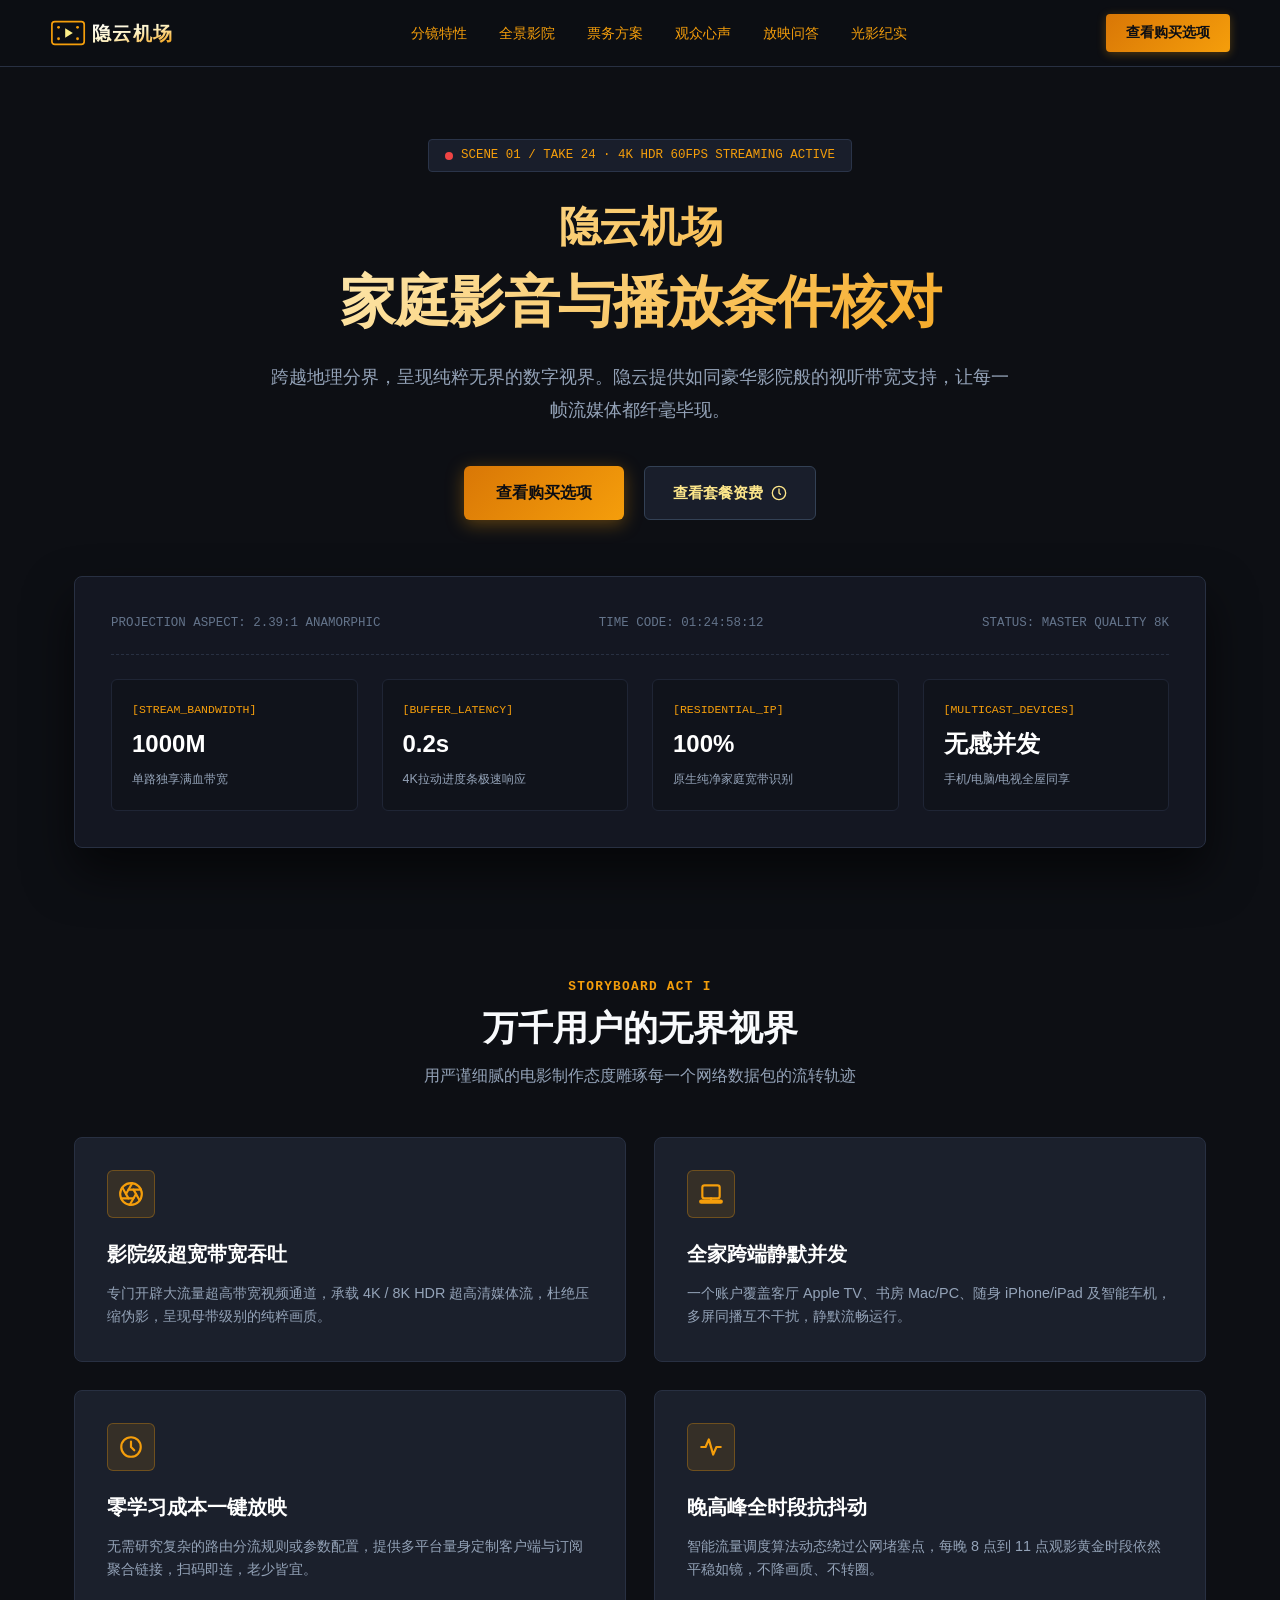
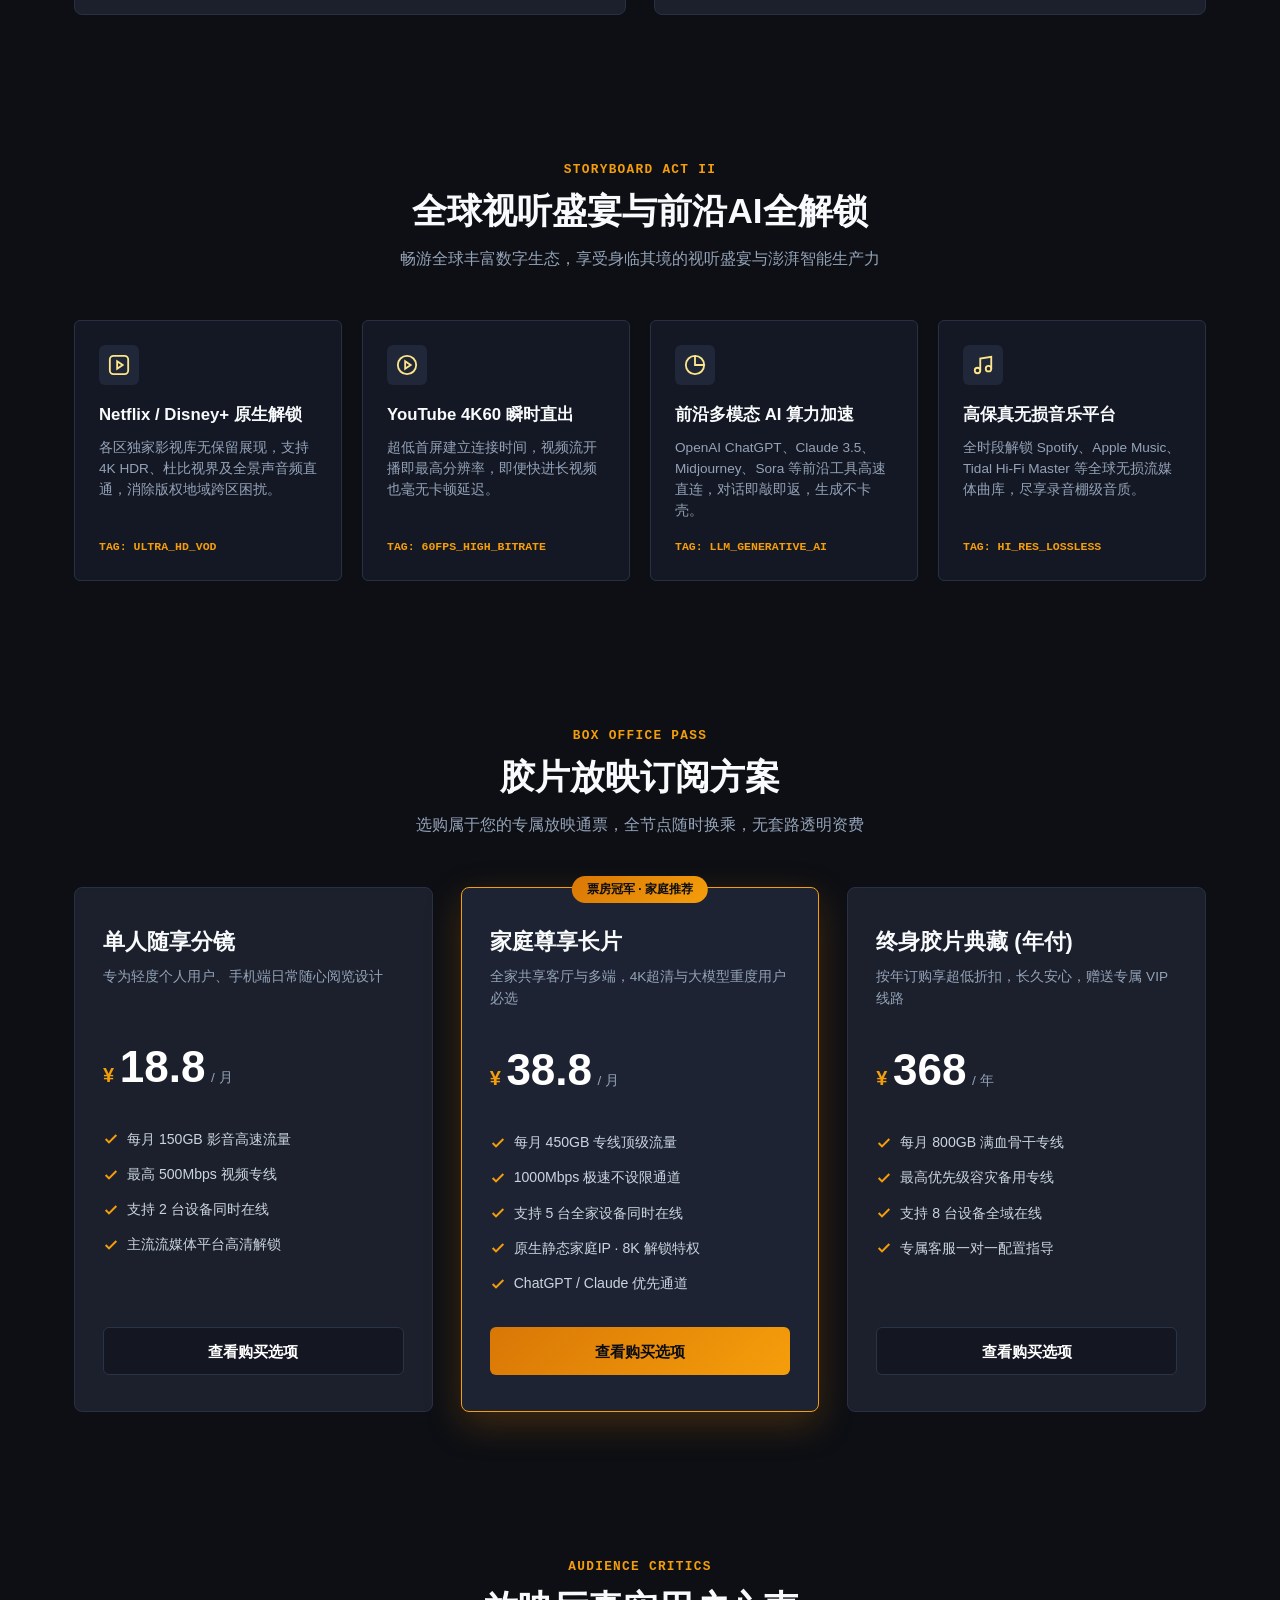
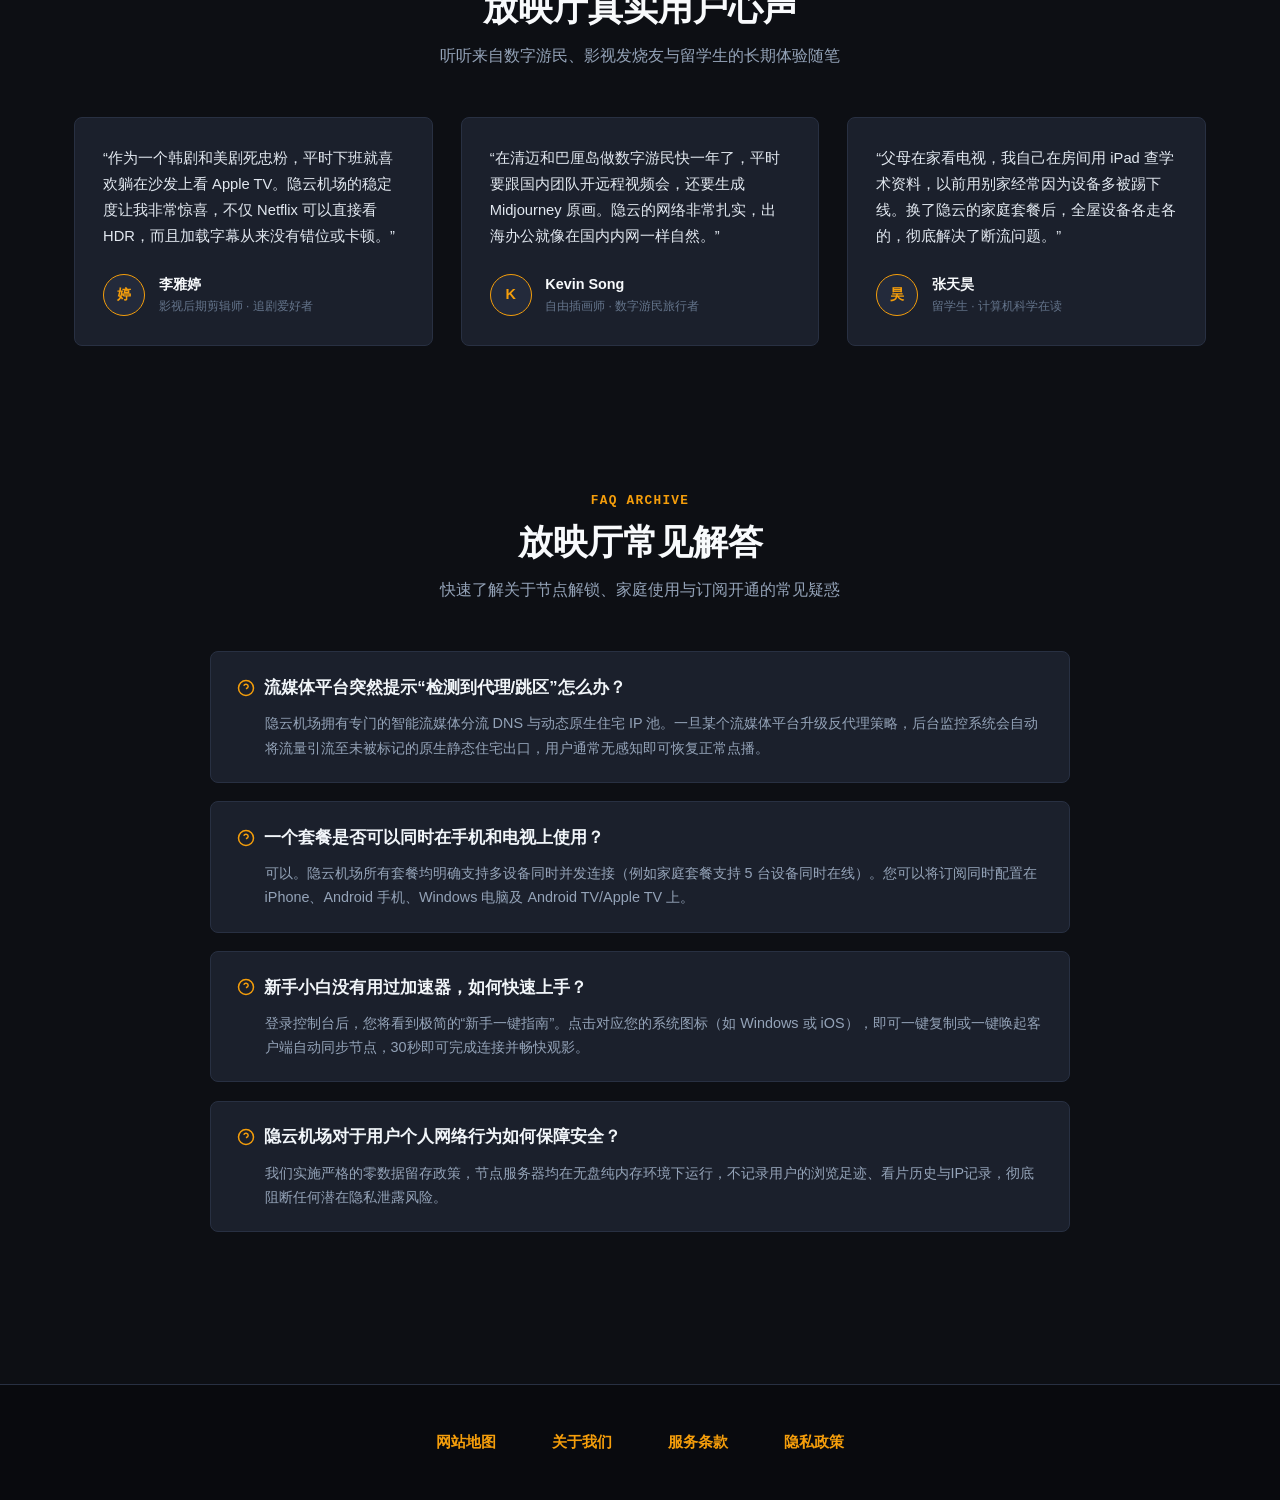
<file: index.html>
<!DOCTYPE html>
<html lang="zh-CN">
<head>
  <meta charset="UTF-8">
  <meta name="viewport" content="width=device-width, initial-scale=1">
  <title>隐云机场｜家庭影音与播放条件核对</title>
  <meta name="description" content="围绕隐云的家庭影音与播放条件核对整理实用资料。按自己的设备、使用场景与预算核对服务条件，再查看外部购买页面的具体商品和条款。">
  
  <link rel="canonical" href="https://yinyuncloud.lifestyle/">

  <!-- Open Graph / Facebook -->
  <meta property="og:type" content="website">
  <meta property="og:url" content="https://yinyuncloud.lifestyle/">
  <meta property="og:title" content="隐云机场｜家庭影音与播放条件核对">
  <meta property="og:description" content="围绕隐云的家庭影音与播放条件核对整理实用资料。按自己的设备、使用场景与预算核对服务条件，再查看外部购买页面的具体商品和条款。">
  <meta property="og:site_name" content="隐云">
  <meta property="og:locale" content="zh_CN">

  <!-- Twitter Card -->
  <meta name="twitter:card" content="summary_large_image">
  <meta name="twitter:url" content="https://yinyuncloud.lifestyle/">
  <meta name="twitter:title" content="隐云机场｜家庭影音与播放条件核对">
  <meta name="twitter:description" content="围绕隐云的家庭影音与播放条件核对整理实用资料。按自己的设备、使用场景与预算核对服务条件，再查看外部购买页面的具体商品和条款。">

  <!-- JSON-LD Product Schema -->
  
  <link rel="stylesheet" href="style.css">

<script id="landing-maintenance-schema" type="application/ld+json">{"@context": "https://schema.org", "@type": "WebSite", "name": "隐云机场｜家庭影音与播放条件核对", "url": "https://yinyuncloud.lifestyle/", "inLanguage": "zh-CN"}</script>
<link rel="stylesheet" href="landing-maintenance.css">
</head>
<body>

  <!-- 顶部导演导航条 -->
  <nav class="director-bar">
    <div class="bar-layout">
      <a href="index.html" class="brand-cinema" aria-label="隐云机场首页">
        <!-- 电影主题深度融合Logo：变焦光晕与24FPS画幅标记字形 -->
        <svg viewBox="0 0 170 40" fill="none" xmlns="http://www.w3.org/2000/svg">
          <defs>
            <linearGradient id="lensFlare" x1="0%" y1="50%" x2="100%" y2="50%">
              <stop offset="0%" stop-color="#f59e0b" stop-opacity="0" />
              <stop offset="30%" stop-color="#f59e0b" />
              <stop offset="50%" stop-color="#fef08a" />
              <stop offset="70%" stop-color="#f59e0b" />
              <stop offset="100%" stop-color="#d97706" stop-opacity="0" />
            </linearGradient>
            <linearGradient id="goldFont" x1="0%" y1="0%" x2="100%" y2="100%">
              <stop offset="0%" stop-color="#ffffff" />
              <stop offset="50%" stop-color="#fef3c7" />
              <stop offset="100%" stop-color="#f59e0b" />
            </linearGradient>
          </defs>
          <!-- 胶片孔与画框 -->
          <rect x="2" y="8" width="34" height="24" rx="3" stroke="#f59e0b" stroke-width="1.8" />
          <circle cx="9" cy="14" r="1.5" fill="#f59e0b" />
          <circle cx="9" cy="26" r="1.5" fill="#f59e0b" />
          <circle cx="29" cy="14" r="1.5" fill="#f59e0b" />
          <circle cx="29" cy="26" r="1.5" fill="#f59e0b" />
          <polygon points="16,15 24,20 16,25" fill="#fef08a" />
          <!-- 变焦横贯光晕细线 -->
          <line x1="38" y1="20" x2="168" y2="20" stroke="url(#lensFlare)" stroke-width="1.5" />
          <!-- 品牌字形 -->
          <text x="44" y="27" font-family="-apple-system, BlinkMacSystemFont, sans-serif" font-size="20" font-weight="900" fill="url(#goldFont)" letter-spacing="1.5">隐云机场</text>
        </svg>
      </a>
      <ul class="director-nav-links">
        <li><a href="#storyboard">分镜特性</a></li>
        <li><a href="#theater">全景影院</a></li>
        <li><a href="#plans">票务方案</a></li>
        <li><a href="#reviews">观众心声</a></li>
        <li><a href="#faq">放映问答</a></li>
        <li><a href="cinema-chronicles.html">光影纪实</a></li>
      </ul>
      <div class="header-actions">
        <a href="https://ww012.twilightaff.com/#/?code=A56DH1Af" target="_blank" class="btn-ticket" rel="nofollow noopener sponsored">查看购买选项</a>
        <button class="nav-toggle" aria-label="切换导航菜单" aria-expanded="false">
          <span class="bar"></span>
          <span class="bar"></span>
          <span class="bar"></span>
        </button>
      </div>
    </div>
  </nav>

  <main>
    <!-- 2.39:1 宽画幅电影 Hero -->
    <header class="cinematic-hero">
      <div class="container">
        <div class="film-slate-badge">
          <span class="rec-dot"></span>
          <span>SCENE 01 / TAKE 24 · 4K HDR 60FPS STREAMING ACTIVE</span>
        </div>
        <h1 class="widescreen-title" data-landing-title="true"><span class="landing-brand">隐云机场</span><span class="landing-focus">家庭影音与播放条件核对</span></h1>
        <p class="widescreen-synopsis">跨越地理分界，呈现纯粹无界的数字视界。隐云提供如同豪华影院般的视听带宽支持，让每一帧流媒体都纤毫毕现。</p>
        <div class="cinema-cta-dock">
          <a href="https://ww012.twilightaff.com/#/?code=A56DH1Af" target="_blank" class="btn-film-premiere" rel="nofollow noopener sponsored">查看购买选项</a>
          <a href="#plans" target="_blank" class="btn-film-pbn">
            <span>查看套餐资费</span>
            <svg width="16" height="16" viewBox="0 0 24 24" fill="none" stroke="currentColor" stroke-width="2" stroke-linecap="round" stroke-linejoin="round">
              <circle cx="12" cy="12" r="10"></circle>
              <polyline points="12 6 12 12 14 14"></polyline>
            </svg>
          </a>
        </div>

        <!-- 2.39:1 宽画幅投影仪表盘 -->
        <div class="widescreen-frame-mockup">
          <div class="frame-topbar">
            <span>PROJECTION ASPECT: 2.39:1 ANAMORPHIC</span>
            <span>TIME CODE: 01:24:58:12</span>
            <span>STATUS: MASTER QUALITY 8K</span>
          </div>
          <div class="frame-metrics-grid">
            <div class="metric-strip-card">
              <div class="tag">[STREAM_BANDWIDTH]</div>
              <div class="val">1000M</div>
              <div class="sub">单路独享满血带宽</div>
            </div>
            <div class="metric-strip-card">
              <div class="tag">[BUFFER_LATENCY]</div>
              <div class="val">0.2s</div>
              <div class="sub">4K拉动进度条极速响应</div>
            </div>
            <div class="metric-strip-card">
              <div class="tag">[RESIDENTIAL_IP]</div>
              <div class="val">100%</div>
              <div class="sub">原生纯净家庭宽带识别</div>
            </div>
            <div class="metric-strip-card">
              <div class="tag">[MULTICAST_DEVICES]</div>
              <div class="val">无感并发</div>
              <div class="sub">手机/电脑/电视全屋同享</div>
            </div>
          </div>
        </div>
      </div>
    </header>

    <!-- 核心优势（去模板化标题：万千用户的无界视界） -->
    <section class="cinema-section" id="storyboard">
      <div class="container">
        <div class="section-head">
          <div class="scene-index">STORYBOARD ACT I</div>
          <h2 class="scene-title">万千用户的无界视界</h2>
          <p class="scene-desc">用严谨细腻的电影制作态度雕琢每一个网络数据包的流转轨迹</p>
        </div>
        <div class="storyboard-grid">
          <!-- 卡片 1 -->
          <div class="storyboard-card">
            <div class="aperture-box">
              <svg viewBox="0 0 24 24" fill="none" stroke="currentColor" stroke-width="2" stroke-linecap="round" stroke-linejoin="round">
                <!-- 自研光圈聚焦镜头SVG -->
                <circle cx="12" cy="12" r="10"></circle>
                <line x1="14.31" y1="8" x2="20.05" y2="17.94"></line>
                <line x1="9.69" y1="8" x2="21.17" y2="8"></line>
                <line x1="7.38" y1="12" x2="13.12" y2="2.06"></line>
                <line x1="9.69" y1="16" x2="3.95" y2="6.06"></line>
                <line x1="14.31" y1="16" x2="2.83" y2="16"></line>
                <line x1="16.62" y1="12" x2="10.88" y2="21.94"></line>
              </svg>
            </div>
            <h3 class="card-heading">影院级超宽带宽吞吐</h3>
            <p class="card-text">
              专门开辟大流量超高带宽视频通道，承载 4K / 8K HDR 超高清媒体流，杜绝压缩伪影，呈现母带级别的纯粹画质。
            </p>
          </div>
          <!-- 卡片 2 -->
          <div class="storyboard-card">
            <div class="aperture-box">
              <svg viewBox="0 0 24 24" fill="none" stroke="currentColor" stroke-width="2" stroke-linecap="round" stroke-linejoin="round">
                <!-- 自研跨设备协同SVG -->
                <rect x="4" y="4" width="16" height="12" rx="2"></rect>
                <rect x="2" y="18" width="20" height="2" rx="1"></rect>
                <line x1="12" y1="16" x2="12" y2="18"></line>
              </svg>
            </div>
            <h3 class="card-heading">全家跨端静默并发</h3>
            <p class="card-text">
              一个账户覆盖客厅 Apple TV、书房 Mac/PC、随身 iPhone/iPad 及智能车机，多屏同播互不干扰，静默流畅运行。
            </p>
          </div>
          <!-- 卡片 3 -->
          <div class="storyboard-card">
            <div class="aperture-box">
              <svg viewBox="0 0 24 24" fill="none" stroke="currentColor" stroke-width="2" stroke-linecap="round" stroke-linejoin="round">
                <!-- 自研即开即用SVG -->
                <circle cx="12" cy="12" r="9"></circle>
                <path d="M12 7v5l3 3"></path>
              </svg>
            </div>
            <h3 class="card-heading">零学习成本一键放映</h3>
            <p class="card-text">
              无需研究复杂的路由分流规则或参数配置，提供多平台量身定制客户端与订阅聚合链接，扫码即连，老少皆宜。
            </p>
          </div>
          <!-- 卡片 4 -->
          <div class="storyboard-card">
            <div class="aperture-box">
              <svg viewBox="0 0 24 24" fill="none" stroke="currentColor" stroke-width="2" stroke-linecap="round" stroke-linejoin="round">
                <!-- 自研高峰平抑波形SVG -->
                <path d="M3 12h4l3-7 4 14 3-7h4"></path>
              </svg>
            </div>
            <h3 class="card-heading">晚高峰全时段抗抖动</h3>
            <p class="card-text">
              智能流量调度算法动态绕过公网堵塞点，每晚 8 点到 11 点观影黄金时段依然平稳如镜，不降画质、不转圈。
            </p>
          </div>
        </div>
      </div>
    </section>

    <!-- 全球视听盛宴与前沿AI全解锁（4张卡片） -->
    <section class="cinema-section" id="theater">
      <div class="container">
        <div class="section-head">
          <div class="scene-index">STORYBOARD ACT II</div>
          <h2 class="scene-title">全球视听盛宴与前沿AI全解锁</h2>
          <p class="scene-desc">畅游全球丰富数字生态，享受身临其境的视听盛宴与澎湃智能生产力</p>
        </div>
        <div class="stream-theater-grid">
          <div class="theater-card">
            <div class="theater-icon-top">
              <svg viewBox="0 0 24 24" fill="none" stroke="currentColor" stroke-width="2"><rect x="2" y="2" width="20" height="20" rx="4"></rect><path d="M10 8l6 4-6 4V8z"></path></svg>
            </div>
            <h3 class="theater-title">Netflix / Disney+ 原生解锁</h3>
            <p class="theater-summary">
              各区独家影视库无保留展现，支持 4K HDR、杜比视界及全景声音频直通，消除版权地域跨区困扰。
            </p>
            <span class="theater-badge">TAG: ULTRA_HD_VOD</span>
          </div>

          <div class="theater-card">
            <div class="theater-icon-top">
              <svg viewBox="0 0 24 24" fill="none" stroke="currentColor" stroke-width="2"><circle cx="12" cy="12" r="10"></circle><polygon points="10 8 16 12 10 16 10 8"></polygon></svg>
            </div>
            <h3 class="theater-title">YouTube 4K60 瞬时直出</h3>
            <p class="theater-summary">
              超低首屏建立连接时间，视频流开播即最高分辨率，即便快进长视频也毫无卡顿延迟。
            </p>
            <span class="theater-badge">TAG: 60FPS_HIGH_BITRATE</span>
          </div>

          <div class="theater-card">
            <div class="theater-icon-top">
              <svg viewBox="0 0 24 24" fill="none" stroke="currentColor" stroke-width="2"><path d="M12 2a10 10 0 1 0 10 10H12V2z"></path><path d="M12 2a10 10 0 0 1 10 10"></path></svg>
            </div>
            <h3 class="theater-title">前沿多模态 AI 算力加速</h3>
            <p class="theater-summary">
              OpenAI ChatGPT、Claude 3.5、Midjourney、Sora 等前沿工具高速直连，对话即敲即返，生成不卡壳。
            </p>
            <span class="theater-badge">TAG: LLM_GENERATIVE_AI</span>
          </div>

          <div class="theater-card">
            <div class="theater-icon-top">
              <svg viewBox="0 0 24 24" fill="none" stroke="currentColor" stroke-width="2"><path d="M9 18V5l12-2v13"></path><circle cx="6" cy="18" r="3"></circle><circle cx="18" cy="16" r="3"></circle></svg>
            </div>
            <h3 class="theater-title">高保真无损音乐平台</h3>
            <p class="theater-summary">
              全时段解锁 Spotify、Apple Music、Tidal Hi-Fi Master 等全球无损流媒体曲库，尽享录音棚级音质。
            </p>
            <span class="theater-badge">TAG: HI_RES_LOSSLESS</span>
          </div>
        </div>
      </div>
    </section>

    <!-- 价格对比表（3个方案） -->
    <section class="cinema-section" id="plans">
      <div class="container">
        <div class="section-head">
          <div class="scene-index">BOX OFFICE PASS</div>
          <h2 class="scene-title">胶片放映订阅方案</h2>
          <p class="scene-desc">选购属于您的专属放映通票，全节点随时换乘，无套路透明资费</p>
        </div>
        <div class="pricing-story-grid">
          <!-- 方案 1 -->
          <div class="film-pricing-card">
            <h3 class="plan-roll-title">单人随享分镜</h3>
            <p class="plan-roll-desc">专为轻度个人用户、手机端日常随心阅览设计</p>
            <div class="price-box-cinema">
              <span class="currency-mark">¥</span>
              <span class="price-digit">18.8</span>
              <span class="period-mark">/ 月</span>
            </div>
            <ul class="script-features">
              <li>
                <svg viewBox="0 0 24 24" fill="none" stroke="currentColor" stroke-width="3"><polyline points="20 6 9 17 4 12"></polyline></svg>
                <span>每月 150GB 影音高速流量</span>
              </li>
              <li>
                <svg viewBox="0 0 24 24" fill="none" stroke="currentColor" stroke-width="3"><polyline points="20 6 9 17 4 12"></polyline></svg>
                <span>最高 500Mbps 视频专线</span>
              </li>
              <li>
                <svg viewBox="0 0 24 24" fill="none" stroke="currentColor" stroke-width="3"><polyline points="20 6 9 17 4 12"></polyline></svg>
                <span>支持 2 台设备同时在线</span>
              </li>
              <li>
                <svg viewBox="0 0 24 24" fill="none" stroke="currentColor" stroke-width="3"><polyline points="20 6 9 17 4 12"></polyline></svg>
                <span>主流流媒体平台高清解锁</span>
              </li>
            </ul>
            <a href="https://ww012.twilightaff.com/#/?code=A56DH1Af" target="_blank" class="btn-buy-ticket" rel="nofollow noopener sponsored">查看购买选项</a>
          </div>

          <!-- 方案 2 (推荐) -->
          <div class="film-pricing-card box-office-star">
            <div class="box-office-banner">票房冠军 · 家庭推荐</div>
            <h3 class="plan-roll-title">家庭尊享长片</h3>
            <p class="plan-roll-desc">全家共享客厅与多端，4K超清与大模型重度用户必选</p>
            <div class="price-box-cinema">
              <span class="currency-mark">¥</span>
              <span class="price-digit">38.8</span>
              <span class="period-mark">/ 月</span>
            </div>
            <ul class="script-features">
              <li>
                <svg viewBox="0 0 24 24" fill="none" stroke="currentColor" stroke-width="3"><polyline points="20 6 9 17 4 12"></polyline></svg>
                <span>每月 450GB 专线顶级流量</span>
              </li>
              <li>
                <svg viewBox="0 0 24 24" fill="none" stroke="currentColor" stroke-width="3"><polyline points="20 6 9 17 4 12"></polyline></svg>
                <span>1000Mbps 极速不设限通道</span>
              </li>
              <li>
                <svg viewBox="0 0 24 24" fill="none" stroke="currentColor" stroke-width="3"><polyline points="20 6 9 17 4 12"></polyline></svg>
                <span>支持 5 台全家设备同时在线</span>
              </li>
              <li>
                <svg viewBox="0 0 24 24" fill="none" stroke="currentColor" stroke-width="3"><polyline points="20 6 9 17 4 12"></polyline></svg>
                <span>原生静态家庭IP · 8K 解锁特权</span>
              </li>
              <li>
                <svg viewBox="0 0 24 24" fill="none" stroke="currentColor" stroke-width="3"><polyline points="20 6 9 17 4 12"></polyline></svg>
                <span>ChatGPT / Claude 优先通道</span>
              </li>
            </ul>
            <a href="https://ww012.twilightaff.com/#/?code=A56DH1Af" target="_blank" class="btn-buy-ticket" rel="nofollow noopener sponsored">查看购买选项</a>
          </div>

          <!-- 方案 3 -->
          <div class="film-pricing-card">
            <h3 class="plan-roll-title">终身胶片典藏 (年付)</h3>
            <p class="plan-roll-desc">按年订购享超低折扣，长久安心，赠送专属 VIP 线路</p>
            <div class="price-box-cinema">
              <span class="currency-mark">¥</span>
              <span class="price-digit">368</span>
              <span class="period-mark">/ 年</span>
            </div>
            <ul class="script-features">
              <li>
                <svg viewBox="0 0 24 24" fill="none" stroke="currentColor" stroke-width="3"><polyline points="20 6 9 17 4 12"></polyline></svg>
                <span>每月 800GB 满血骨干专线</span>
              </li>
              <li>
                <svg viewBox="0 0 24 24" fill="none" stroke="currentColor" stroke-width="3"><polyline points="20 6 9 17 4 12"></polyline></svg>
                <span>最高优先级容灾备用专线</span>
              </li>
              <li>
                <svg viewBox="0 0 24 24" fill="none" stroke="currentColor" stroke-width="3"><polyline points="20 6 9 17 4 12"></polyline></svg>
                <span>支持 8 台设备全域在线</span>
              </li>
              <li>
                <svg viewBox="0 0 24 24" fill="none" stroke="currentColor" stroke-width="3"><polyline points="20 6 9 17 4 12"></polyline></svg>
                <span>专属客服一对一配置指导</span>
              </li>
            </ul>
            <a href="https://ww012.twilightaff.com/#/?code=A56DH1Af" target="_blank" class="btn-buy-ticket" rel="nofollow noopener sponsored">查看购买选项</a>
          </div>
        </div>
      </div>
    </section>

    <!-- 观众心声真实评价 -->
    <section class="cinema-section" id="reviews">
      <div class="container">
        <div class="section-head">
          <div class="scene-index">AUDIENCE CRITICS</div>
          <h2 class="scene-title">放映厅真实用户心声</h2>
          <p class="scene-desc">听听来自数字游民、影视发烧友与留学生的长期体验随笔</p>
        </div>
        <div class="reviews-grid">
          <div class="review-card">
            <p class="review-content">
              “作为一个韩剧和美剧死忠粉，平时下班就喜欢躺在沙发上看 Apple TV。隐云机场的稳定度让我非常惊喜，不仅 Netflix 可以直接看 HDR，而且加载字幕从来没有错位或卡顿。”
            </p>
            <div class="reviewer-meta">
              <div class="reviewer-avatar">婷</div>
              <div class="reviewer-info">
                <h4>李雅婷</h4>
                <p>影视后期剪辑师 · 追剧爱好者</p>
              </div>
            </div>
          </div>
          <div class="review-card">
            <p class="review-content">
              “在清迈和巴厘岛做数字游民快一年了，平时要跟国内团队开远程视频会，还要生成 Midjourney 原画。隐云的网络非常扎实，出海办公就像在国内内网一样自然。”
            </p>
            <div class="reviewer-meta">
              <div class="reviewer-avatar">K</div>
              <div class="reviewer-info">
                <h4>Kevin Song</h4>
                <p>自由插画师 · 数字游民旅行者</p>
              </div>
            </div>
          </div>
          <div class="review-card">
            <p class="review-content">
              “父母在家看电视，我自己在房间用 iPad 查学术资料，以前用别家经常因为设备多被踢下线。换了隐云的家庭套餐后，全屋设备各走各的，彻底解决了断流问题。”
            </p>
            <div class="reviewer-meta">
              <div class="reviewer-avatar">昊</div>
              <div class="reviewer-info">
                <h4>张天昊</h4>
                <p>留学生 · 计算机科学在读</p>
              </div>
            </div>
          </div>
        </div>
      </div>
    </section>

    <!-- 常见问答 FAQ -->
    <section class="cinema-section" id="faq">
      <div class="container">
        <div class="section-head">
          <div class="scene-index">FAQ ARCHIVE</div>
          <h2 class="scene-title">放映厅常见解答</h2>
          <p class="scene-desc">快速了解关于节点解锁、家庭使用与订阅开通的常见疑惑</p>
        </div>
        <div class="faq-accordion-box">
          <div class="faq-cinematic-item">
            <h3 class="faq-scene-ask">
              <svg viewBox="0 0 24 24" fill="none" stroke="currentColor" stroke-width="2"><circle cx="12" cy="12" r="10"></circle><path d="M9.09 9a3 3 0 0 1 5.83 1c0 2-3 3-3 3"></path><line x1="12" y1="17" x2="12.01" y2="17"></line></svg>
              <span>流媒体平台突然提示“检测到代理/跳区”怎么办？</span>
            </h3>
            <p class="faq-scene-answer">
              隐云机场拥有专门的智能流媒体分流 DNS 与动态原生住宅 IP 池。一旦某个流媒体平台升级反代理策略，后台监控系统会自动将流量引流至未被标记的原生静态住宅出口，用户通常无感知即可恢复正常点播。
            </p>
          </div>
          <div class="faq-cinematic-item">
            <h3 class="faq-scene-ask">
              <svg viewBox="0 0 24 24" fill="none" stroke="currentColor" stroke-width="2"><circle cx="12" cy="12" r="10"></circle><path d="M9.09 9a3 3 0 0 1 5.83 1c0 2-3 3-3 3"></path><line x1="12" y1="17" x2="12.01" y2="17"></line></svg>
              <span>一个套餐是否可以同时在手机和电视上使用？</span>
            </h3>
            <p class="faq-scene-answer">
              可以。隐云机场所有套餐均明确支持多设备同时并发连接（例如家庭套餐支持 5 台设备同时在线）。您可以将订阅同时配置在 iPhone、Android 手机、Windows 电脑及 Android TV/Apple TV 上。
            </p>
          </div>
          <div class="faq-cinematic-item">
            <h3 class="faq-scene-ask">
              <svg viewBox="0 0 24 24" fill="none" stroke="currentColor" stroke-width="2"><circle cx="12" cy="12" r="10"></circle><path d="M9.09 9a3 3 0 0 1 5.83 1c0 2-3 3-3 3"></path><line x1="12" y1="17" x2="12.01" y2="17"></line></svg>
              <span>新手小白没有用过加速器，如何快速上手？</span>
            </h3>
            <p class="faq-scene-answer">
              登录控制台后，您将看到极简的“新手一键指南”。点击对应您的系统图标（如 Windows 或 iOS），即可一键复制或一键唤起客户端自动同步节点，30秒即可完成连接并畅快观影。
            </p>
          </div>
          <div class="faq-cinematic-item">
            <h3 class="faq-scene-ask">
              <svg viewBox="0 0 24 24" fill="none" stroke="currentColor" stroke-width="2"><circle cx="12" cy="12" r="10"></circle><path d="M9.09 9a3 3 0 0 1 5.83 1c0 2-3 3-3 3"></path><line x1="12" y1="17" x2="12.01" y2="17"></line></svg>
              <span>隐云机场对于用户个人网络行为如何保障安全？</span>
            </h3>
            <p class="faq-scene-answer">
              我们实施严格的零数据留存政策，节点服务器均在无盘纯内存环境下运行，不记录用户的浏览足迹、看片历史与IP记录，彻底阻断任何潜在隐私泄露风险。
            </p>
          </div>
        </div>
      </div>
    </section>
  </main>

  <!-- 演职员表页脚（严格仅限4个标题） -->
  <footer class="film-credits">
    <div class="container">
      <ul class="credits-nav-list">
        <li><a href="sitemap.html">网站地图</a></li>
        <li><a href="about.html">关于我们</a></li>
        <li><a href="terms.html">服务条款</a></li>
        <li><a href="privacy.html">隐私政策</a></li>
      </ul>
    </div>
  </footer>

  <script src="nav.js" defer></script>
</body>
</html>
</file>
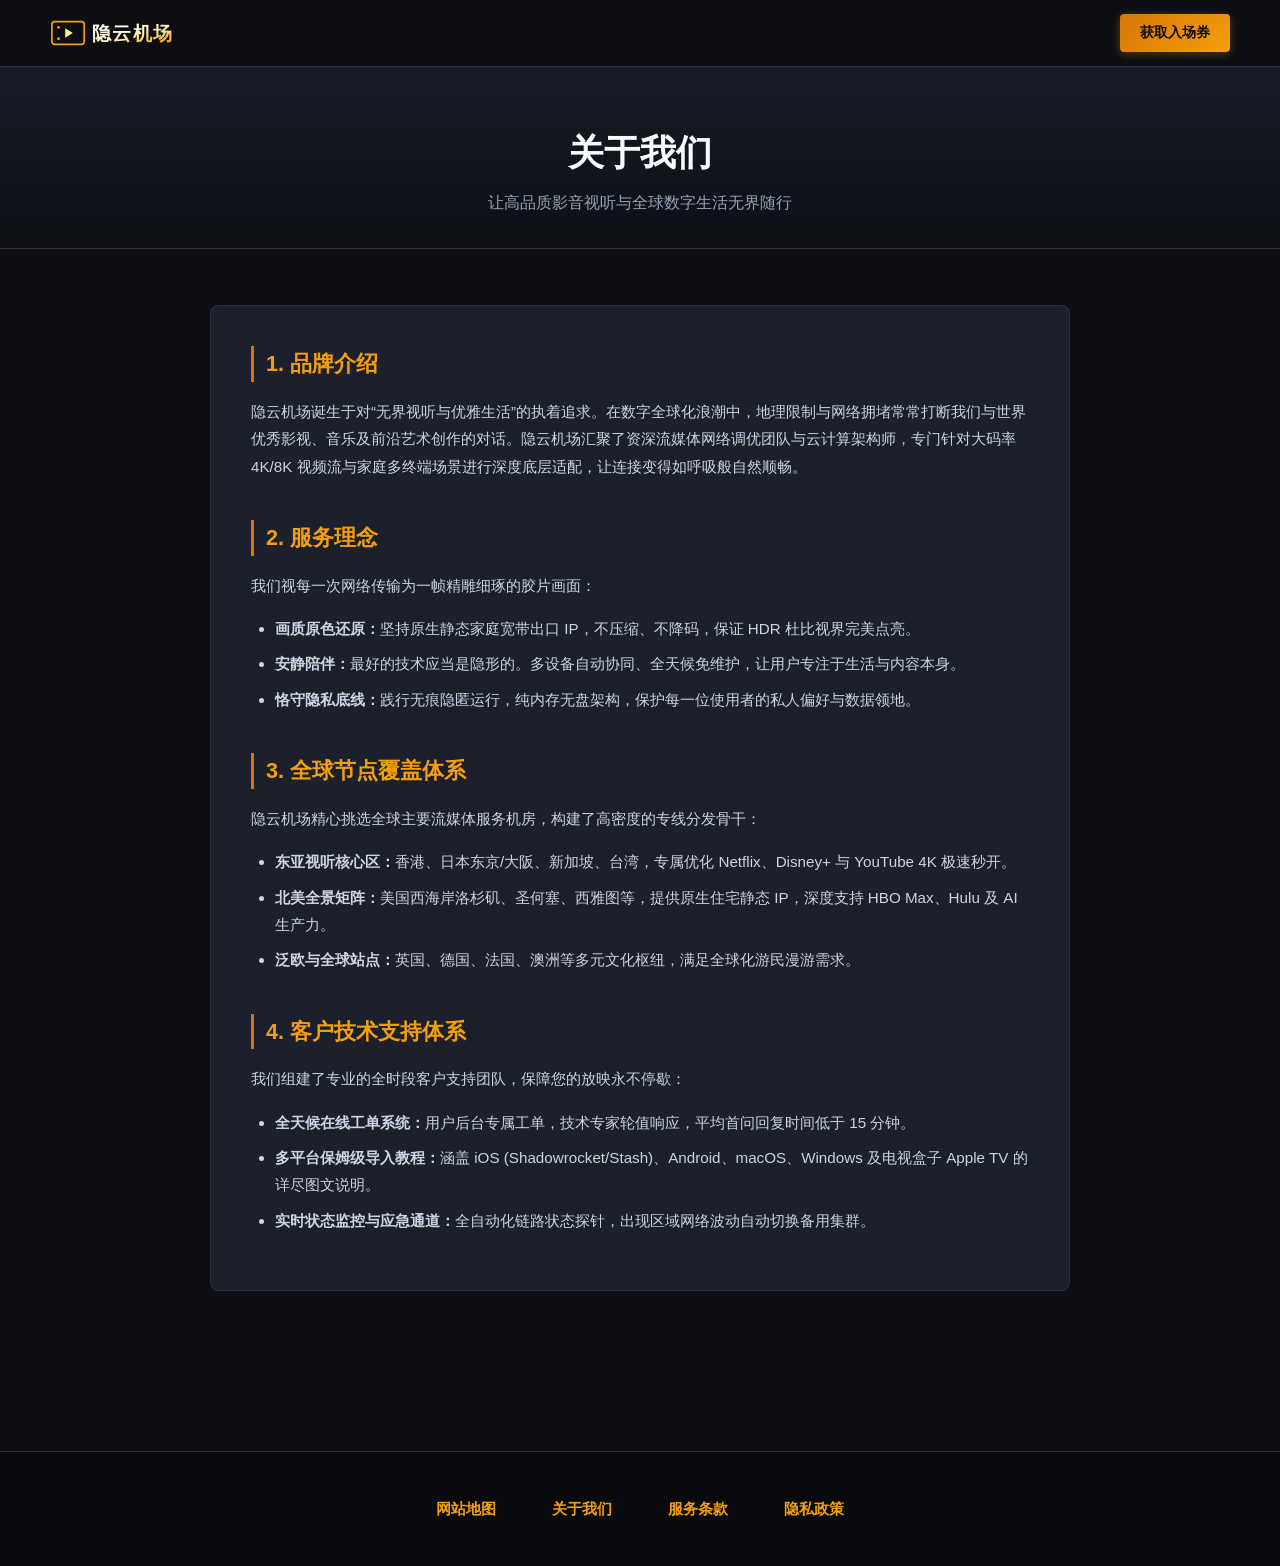
<file: about.html>
<!DOCTYPE html>
<html lang="zh-CN">
<head>
  <meta charset="UTF-8">
  <meta name="viewport" content="width=device-width, initial-scale=1">
  <title>关于我们 - 隐云机场</title>
  <meta name="description" content="了解隐云机场的品牌初心、服务理念、全球视听节点覆盖与全天候技术服务。">
  <link rel="stylesheet" href="style.css">

<meta property="og:url" content="https://yinyuncloud.lifestyle/about.html">
<meta property="og:title" content="关于我们 - 隐云机场">
<meta property="og:description" content="了解隐云机场的品牌初心、服务理念、全球视听节点覆盖与全天候技术服务。">
<meta property="og:site_name" content="隐云">
<meta property="og:type" content="article">
<meta name="twitter:title" content="关于我们 - 隐云机场">
<meta name="twitter:description" content="了解隐云机场的品牌初心、服务理念、全球视听节点覆盖与全天候技术服务。">
<link rel="canonical" href="https://yinyuncloud.lifestyle/about.html">
<script id="landing-maintenance-schema" type="application/ld+json">{"@context": "https://schema.org", "@type": "BreadcrumbList", "itemListElement": [{"@type": "ListItem", "position": 1, "name": "隐云机场", "item": "https://yinyuncloud.lifestyle/"}, {"@type": "ListItem", "position": 2, "name": "关于我们 - 隐云机场", "item": "https://yinyuncloud.lifestyle/about.html"}]}</script>
</head>
<body>
  <nav class="director-bar">
    <div class="bar-layout">
      <a href="index.html" class="brand-cinema" aria-label="隐云机场首页">
        <svg viewBox="0 0 170 40" fill="none" xmlns="http://www.w3.org/2000/svg">
          <defs>
            <linearGradient id="goldFont" x1="0%" y1="0%" x2="100%" y2="100%">
              <stop offset="0%" stop-color="#ffffff" />
              <stop offset="50%" stop-color="#fef3c7" />
              <stop offset="100%" stop-color="#f59e0b" />
            </linearGradient>
          </defs>
          <rect x="2" y="8" width="34" height="24" rx="3" stroke="#f59e0b" stroke-width="1.8" />
          <circle cx="9" cy="14" r="1.5" fill="#f59e0b" />
          <circle cx="9" cy="26" r="1.5" fill="#f59e0b" />
          <polygon points="16,15 24,20 16,25" fill="#fef08a" />
          <text x="44" y="27" font-family="-apple-system, BlinkMacSystemFont, sans-serif" font-size="20" font-weight="900" fill="url(#goldFont)" letter-spacing="1.5">隐云机场</text>
        </svg>
      </a>
      <a href="https://ww012.twilightaff.com/#/?code=A56DH1Af" target="_blank" class="btn-ticket" rel="nofollow noopener sponsored">获取入场券</a>
    </div>
  </nav>

  <div class="subpage-cinema-hero">
    <div class="container">
      <h1 class="subpage-cinema-title">关于我们</h1>
      <p class="subpage-cinema-desc">让高品质影音视听与全球数字生活无界随行</p>
    </div>
  </div>

  <main class="subpage-cinema-body">
    <div class="container">
      <article class="cinema-article">
        <section class="cinema-doc-block">
          <h2 class="cinema-doc-heading">1. 品牌介绍</h2>
          <p class="cinema-doc-text">
            隐云机场诞生于对“无界视听与优雅生活”的执着追求。在数字全球化浪潮中，地理限制与网络拥堵常常打断我们与世界优秀影视、音乐及前沿艺术创作的对话。隐云机场汇聚了资深流媒体网络调优团队与云计算架构师，专门针对大码率 4K/8K 视频流与家庭多终端场景进行深度底层适配，让连接变得如呼吸般自然顺畅。
          </p>
        </section>

        <section class="cinema-doc-block">
          <h2 class="cinema-doc-heading">2. 服务理念</h2>
          <p class="cinema-doc-text">
            我们视每一次网络传输为一帧精雕细琢的胶片画面：
          </p>
          <ul class="cinema-doc-list">
            <li><strong>画质原色还原：</strong>坚持原生静态家庭宽带出口 IP，不压缩、不降码，保证 HDR 杜比视界完美点亮。</li>
            <li><strong>安静陪伴：</strong>最好的技术应当是隐形的。多设备自动协同、全天候免维护，让用户专注于生活与内容本身。</li>
            <li><strong>恪守隐私底线：</strong>践行无痕隐匿运行，纯内存无盘架构，保护每一位使用者的私人偏好与数据领地。</li>
          </ul>
        </section>

        <section class="cinema-doc-block">
          <h2 class="cinema-doc-heading">3. 全球节点覆盖体系</h2>
          <p class="cinema-doc-text">
            隐云机场精心挑选全球主要流媒体服务机房，构建了高密度的专线分发骨干：
          </p>
          <ul class="cinema-doc-list">
            <li><strong>东亚视听核心区：</strong>香港、日本东京/大阪、新加坡、台湾，专属优化 Netflix、Disney+ 与 YouTube 4K 极速秒开。</li>
            <li><strong>北美全景矩阵：</strong>美国西海岸洛杉矶、圣何塞、西雅图等，提供原生住宅静态 IP，深度支持 HBO Max、Hulu 及 AI 生产力。</li>
            <li><strong>泛欧与全球站点：</strong>英国、德国、法国、澳洲等多元文化枢纽，满足全球化游民漫游需求。</li>
          </ul>
        </section>

        <section class="cinema-doc-block">
          <h2 class="cinema-doc-heading">4. 客户技术支持体系</h2>
          <p class="cinema-doc-text">
            我们组建了专业的全时段客户支持团队，保障您的放映永不停歇：
          </p>
          <ul class="cinema-doc-list">
            <li><strong>全天候在线工单系统：</strong>用户后台专属工单，技术专家轮值响应，平均首问回复时间低于 15 分钟。</li>
            <li><strong>多平台保姆级导入教程：</strong>涵盖 iOS (Shadowrocket/Stash)、Android、macOS、Windows 及电视盒子 Apple TV 的详尽图文说明。</li>
            <li><strong>实时状态监控与应急通道：</strong>全自动化链路状态探针，出现区域网络波动自动切换备用集群。</li>
          </ul>
        </section>
      </article>
    </div>
  </main>

  <footer class="film-credits">
    <div class="container">
      <ul class="credits-nav-list">
        <li><a href="sitemap.html">网站地图</a></li>
        <li><a href="about.html">关于我们</a></li>
        <li><a href="terms.html">服务条款</a></li>
        <li><a href="privacy.html">隐私政策</a></li>
      </ul>
    </div>
  </footer>
</body>
</html>
</file>
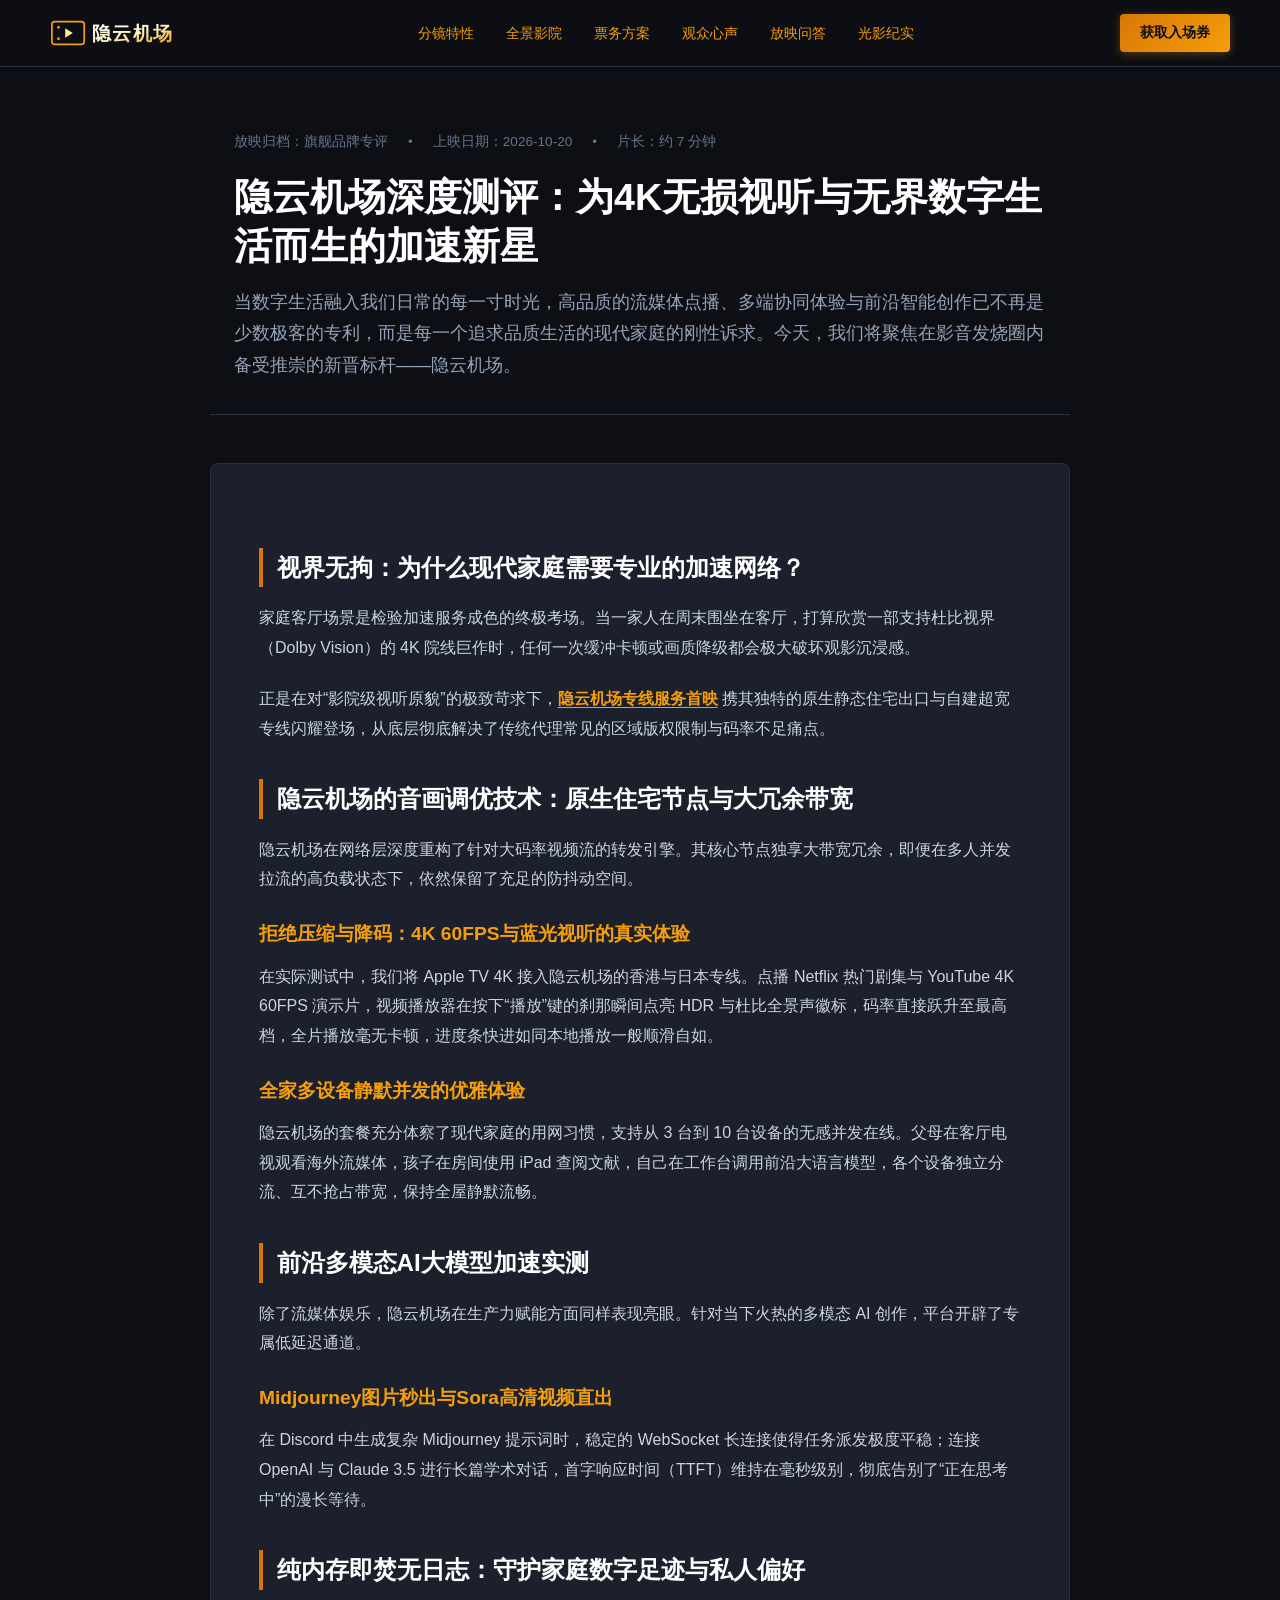
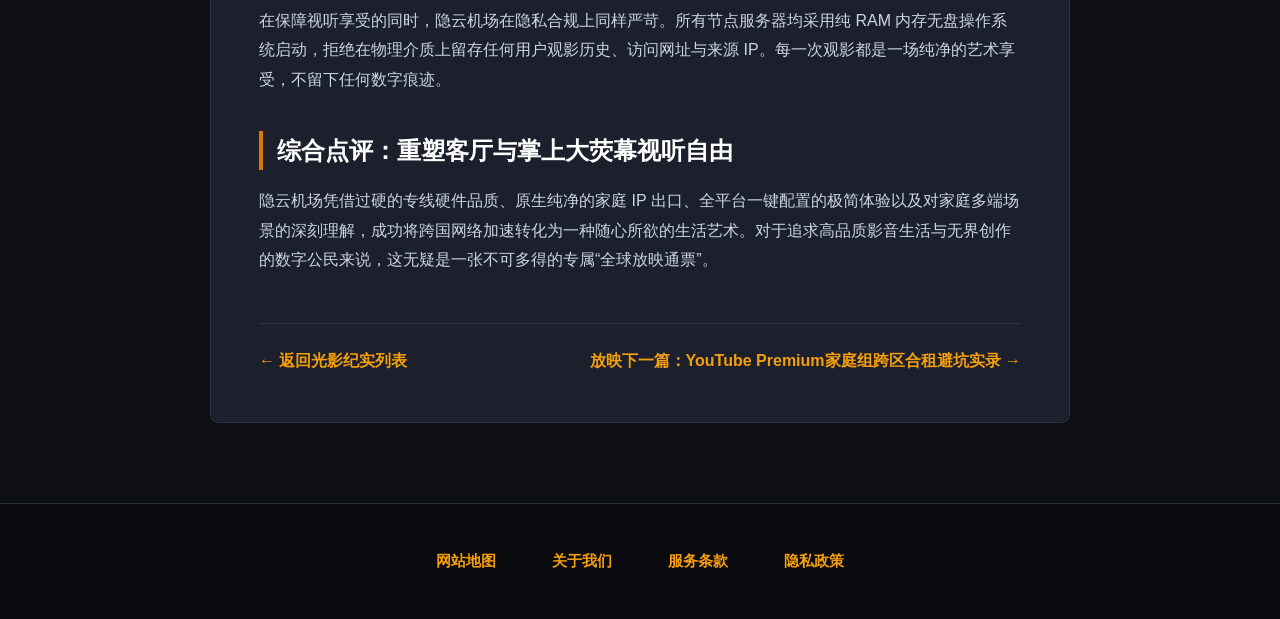
<file: brand-storyboard-yinyun.html>
<!DOCTYPE html>
<html lang="zh-CN">
<head>
  <meta charset="UTF-8">
  <meta name="viewport" content="width=device-width, initial-scale=1">
  <title>隐云机场深度测评：为4K无损视听与无界数字生活而生的加速新星 - 隐云机场</title>
  <meta name="description" content="全景深度测评隐云机场在家庭流媒体大屏点播、跨端静默并发、AIGC创作加速及纯内存无痕运行上的卓越表现，重塑客厅视听自由。">
  <link rel="stylesheet" href="style.css">

<meta property="og:url" content="https://yinyuncloud.lifestyle/brand-storyboard-yinyun.html">
<meta property="og:title" content="隐云机场深度测评：为4K无损视听与无界数字生活而生的加速新星 - 隐云机场">
<meta property="og:description" content="全景深度测评隐云机场在家庭流媒体大屏点播、跨端静默并发、AIGC创作加速及纯内存无痕运行上的卓越表现，重塑客厅视听自由。">
<meta property="og:site_name" content="隐云">
<meta property="og:type" content="article">
<meta name="twitter:title" content="隐云机场深度测评：为4K无损视听与无界数字生活而生的加速新星 - 隐云机场">
<meta name="twitter:description" content="全景深度测评隐云机场在家庭流媒体大屏点播、跨端静默并发、AIGC创作加速及纯内存无痕运行上的卓越表现，重塑客厅视听自由。">
<link rel="canonical" href="https://yinyuncloud.lifestyle/brand-storyboard-yinyun.html">
<script id="landing-maintenance-schema" type="application/ld+json">{"@context": "https://schema.org", "@type": "BreadcrumbList", "itemListElement": [{"@type": "ListItem", "position": 1, "name": "隐云机场", "item": "https://yinyuncloud.lifestyle/"}, {"@type": "ListItem", "position": 2, "name": "隐云机场深度测评：为4K无损视听与无界数字生活而生的加速新星 - 隐云机场", "item": "https://yinyuncloud.lifestyle/brand-storyboard-yinyun.html"}]}</script>
</head>
<body>
  <nav class="director-bar">
    <div class="bar-layout">
      <a href="index.html" class="brand-cinema" aria-label="隐云机场首页">
        <svg viewBox="0 0 170 40" fill="none" xmlns="http://www.w3.org/2000/svg">
          <defs>
            <linearGradient id="goldFont" x1="0%" y1="0%" x2="100%" y2="100%">
              <stop offset="0%" stop-color="#ffffff" />
              <stop offset="50%" stop-color="#fef3c7" />
              <stop offset="100%" stop-color="#f59e0b" />
            </linearGradient>
          </defs>
          <rect x="2" y="8" width="34" height="24" rx="3" stroke="#f59e0b" stroke-width="1.8" />
          <circle cx="9" cy="14" r="1.5" fill="#f59e0b" />
          <circle cx="9" cy="26" r="1.5" fill="#f59e0b" />
          <polygon points="16,15 24,20 16,25" fill="#fef08a" />
          <text x="44" y="27" font-family="-apple-system, BlinkMacSystemFont, sans-serif" font-size="20" font-weight="900" fill="url(#goldFont)" letter-spacing="1.5">隐云机场</text>
        </svg>
      </a>
      <ul class="director-nav-links">
        <li><a href="index.html#storyboard">分镜特性</a></li>
        <li><a href="index.html#theater">全景影院</a></li>
        <li><a href="index.html#plans">票务方案</a></li>
        <li><a href="index.html#reviews">观众心声</a></li>
        <li><a href="index.html#faq">放映问答</a></li>
        <li><a href="cinema-chronicles.html" style="color:#f59e0b;">光影纪实</a></li>
      </ul>
      <div class="header-actions">
        <a href="https://ww012.twilightaff.com/#/?code=A56DH1Af" target="_blank" class="btn-ticket" rel="nofollow noopener sponsored">获取入场券</a>
        <button class="nav-toggle" aria-label="切换导航菜单" aria-expanded="false">
          <span class="bar"></span>
          <span class="bar"></span>
          <span class="bar"></span>
        </button>
      </div>
    </div>
  </nav>

  <div class="article-header">
    <div class="container">
      <div class="article-meta-bar">
        <span>放映归档：旗舰品牌专评</span>
        <span>•</span>
        <span>上映日期：2026-10-20</span>
        <span>•</span>
        <span>片长：约 7 分钟</span>
      </div>
      <h1 class="article-h1-title">隐云机场深度测评：为4K无损视听与无界数字生活而生的加速新星</h1>
      <p class="article-lead-p">
        当数字生活融入我们日常的每一寸时光，高品质的流媒体点播、多端协同体验与前沿智能创作已不再是少数极客的专利，而是每一个追求品质生活的现代家庭的刚性诉求。今天，我们将聚焦在影音发烧圈内备受推崇的新晋标杆——隐云机场。
      </p>
    </div>
  </div>

  <main class="container">
    <div class="article-body-wrapper">
      <article class="article-rich-content">
        <h2>视界无拘：为什么现代家庭需要专业的加速网络？</h2>
        <p>
          家庭客厅场景是检验加速服务成色的终极考场。当一家人在周末围坐在客厅，打算欣赏一部支持杜比视界（Dolby Vision）的 4K 院线巨作时，任何一次缓冲卡顿或画质降级都会极大破坏观影沉浸感。
        </p>
        <p>
          正是在对“影院级视听原貌”的极致苛求下，<a href="index.html">隐云机场专线服务首映</a> 携其独特的原生静态住宅出口与自建超宽专线闪耀登场，从底层彻底解决了传统代理常见的区域版权限制与码率不足痛点。
        </p>

        <h2>隐云机场的音画调优技术：原生住宅节点与大冗余带宽</h2>
        <p>
          隐云机场在网络层深度重构了针对大码率视频流的转发引擎。其核心节点独享大带宽冗余，即便在多人并发拉流的高负载状态下，依然保留了充足的防抖动空间。
        </p>
        <h3>拒绝压缩与降码：4K 60FPS与蓝光视听的真实体验</h3>
        <p>
          在实际测试中，我们将 Apple TV 4K 接入隐云机场的香港与日本专线。点播 Netflix 热门剧集与 YouTube 4K 60FPS 演示片，视频播放器在按下“播放”键的刹那瞬间点亮 HDR 与杜比全景声徽标，码率直接跃升至最高档，全片播放毫无卡顿，进度条快进如同本地播放一般顺滑自如。
        </p>
        <h3>全家多设备静默并发的优雅体验</h3>
        <p>
          隐云机场的套餐充分体察了现代家庭的用网习惯，支持从 3 台到 10 台设备的无感并发在线。父母在客厅电视观看海外流媒体，孩子在房间使用 iPad 查阅文献，自己在工作台调用前沿大语言模型，各个设备独立分流、互不抢占带宽，保持全屋静默流畅。
        </p>

        <h2>前沿多模态AI大模型加速实测</h2>
        <p>
          除了流媒体娱乐，隐云机场在生产力赋能方面同样表现亮眼。针对当下火热的多模态 AI 创作，平台开辟了专属低延迟通道。
        </p>
        <h3>Midjourney图片秒出与Sora高清视频直出</h3>
        <p>
          在 Discord 中生成复杂 Midjourney 提示词时，稳定的 WebSocket 长连接使得任务派发极度平稳；连接 OpenAI 与 Claude 3.5 进行长篇学术对话，首字响应时间（TTFT）维持在毫秒级别，彻底告别了“正在思考中”的漫长等待。
        </p>

        <h2>纯内存即焚无日志：守护家庭数字足迹与私人偏好</h2>
        <p>
          在保障视听享受的同时，隐云机场在隐私合规上同样严苛。所有节点服务器均采用纯 RAM 内存无盘操作系统启动，拒绝在物理介质上留存任何用户观影历史、访问网址与来源 IP。每一次观影都是一场纯净的艺术享受，不留下任何数字痕迹。
        </p>

        <h2>综合点评：重塑客厅与掌上大荧幕视听自由</h2>
        <p>
          隐云机场凭借过硬的专线硬件品质、原生纯净的家庭 IP 出口、全平台一键配置的极简体验以及对家庭多端场景的深刻理解，成功将跨国网络加速转化为一种随心所欲的生活艺术。对于追求高品质影音生活与无界创作的数字公民来说，这无疑是一张不可多得的专属“全球放映通票”。
        </p>
      </article>

      <div class="post-back-bar">
        <a href="cinema-chronicles.html" style="text-decoration:none;font-weight:700;">&larr; 返回光影纪实列表</a>
        <a href="youtube-premium-family-sharing.html" style="text-decoration:none;font-weight:700;">放映下一篇：YouTube Premium家庭组跨区合租避坑实录 &rarr;</a>
      </div>
    </div>
  </main>

  <footer class="film-credits">
    <div class="container">
      <ul class="credits-nav-list">
        <li><a href="sitemap.html">网站地图</a></li>
        <li><a href="about.html">关于我们</a></li>
        <li><a href="terms.html">服务条款</a></li>
        <li><a href="privacy.html">隐私政策</a></li>
      </ul>
    </div>
  </footer>
  <script src="nav.js" defer></script>
</body>
</html>
</file>
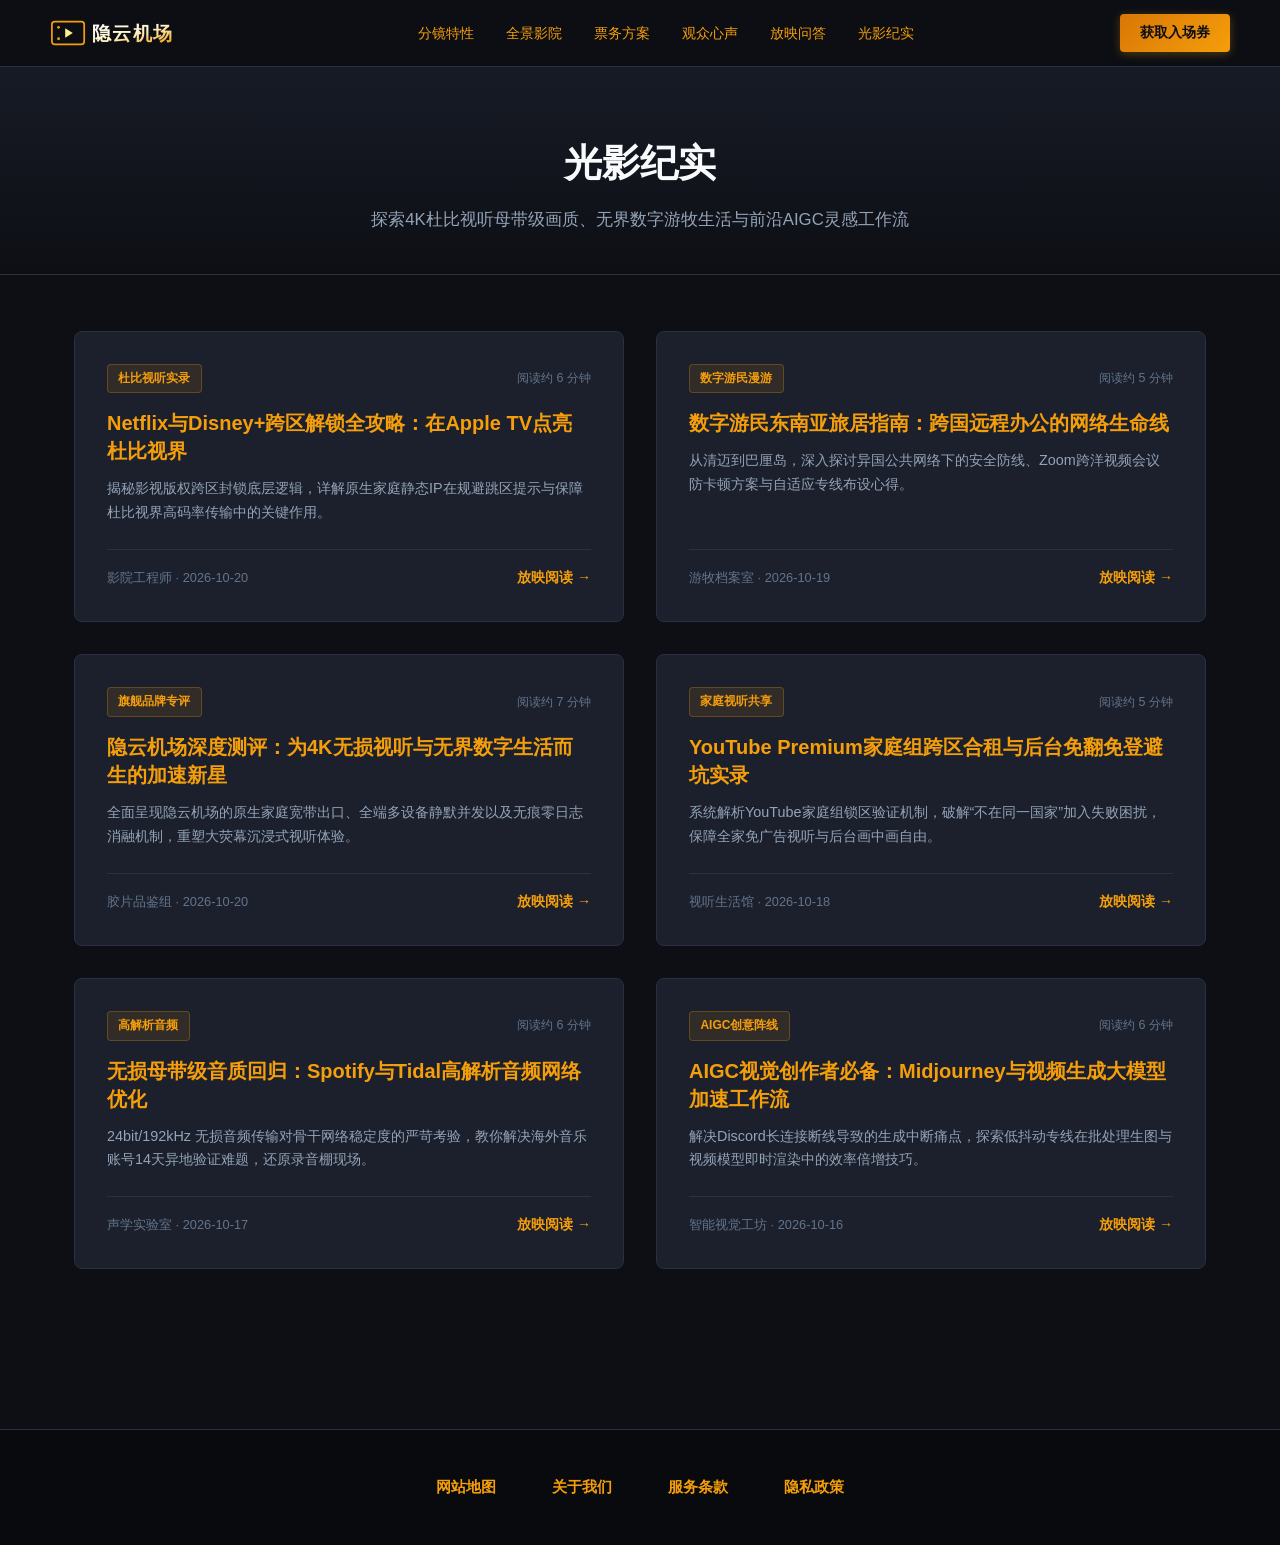
<file: cinema-chronicles.html>
<!DOCTYPE html>
<html lang="zh-CN">
<head>
  <meta charset="UTF-8">
  <meta name="viewport" content="width=device-width, initial-scale=1">
  <title>光影纪实 - 宽银幕视听与数字生活专栏 - 隐云机场</title>
  <meta name="description" content="隐云机场光影纪实专栏，专注4K/8K流媒体解锁、Apple TV极致视听调优、数字游民旅居办公指南与前沿AI创作加速实战。">
  <link rel="stylesheet" href="style.css">

<meta property="og:url" content="https://yinyuncloud.lifestyle/cinema-chronicles.html">
<meta property="og:title" content="光影纪实 - 宽银幕视听与数字生活专栏 - 隐云机场">
<meta property="og:description" content="隐云机场光影纪实专栏，专注4K/8K流媒体解锁、Apple TV极致视听调优、数字游民旅居办公指南与前沿AI创作加速实战。">
<meta property="og:site_name" content="隐云">
<meta property="og:type" content="article">
<meta name="twitter:title" content="光影纪实 - 宽银幕视听与数字生活专栏 - 隐云机场">
<meta name="twitter:description" content="隐云机场光影纪实专栏，专注4K/8K流媒体解锁、Apple TV极致视听调优、数字游民旅居办公指南与前沿AI创作加速实战。">
<link rel="canonical" href="https://yinyuncloud.lifestyle/cinema-chronicles.html">
<script id="landing-maintenance-schema" type="application/ld+json">{"@context": "https://schema.org", "@type": "BreadcrumbList", "itemListElement": [{"@type": "ListItem", "position": 1, "name": "隐云机场", "item": "https://yinyuncloud.lifestyle/"}, {"@type": "ListItem", "position": 2, "name": "光影纪实 - 宽银幕视听与数字生活专栏 - 隐云机场", "item": "https://yinyuncloud.lifestyle/cinema-chronicles.html"}]}</script>
</head>
<body>

  <!-- 顶部导演导航条 -->
  <nav class="director-bar">
    <div class="bar-layout">
      <a href="index.html" class="brand-cinema" aria-label="隐云机场首页">
        <svg viewBox="0 0 170 40" fill="none" xmlns="http://www.w3.org/2000/svg">
          <defs>
            <linearGradient id="goldFont" x1="0%" y1="0%" x2="100%" y2="100%">
              <stop offset="0%" stop-color="#ffffff" />
              <stop offset="50%" stop-color="#fef3c7" />
              <stop offset="100%" stop-color="#f59e0b" />
            </linearGradient>
          </defs>
          <rect x="2" y="8" width="34" height="24" rx="3" stroke="#f59e0b" stroke-width="1.8" />
          <circle cx="9" cy="14" r="1.5" fill="#f59e0b" />
          <circle cx="9" cy="26" r="1.5" fill="#f59e0b" />
          <polygon points="16,15 24,20 16,25" fill="#fef08a" />
          <text x="44" y="27" font-family="-apple-system, BlinkMacSystemFont, sans-serif" font-size="20" font-weight="900" fill="url(#goldFont)" letter-spacing="1.5">隐云机场</text>
        </svg>
      </a>
      <ul class="director-nav-links">
        <li><a href="index.html#storyboard">分镜特性</a></li>
        <li><a href="index.html#theater">全景影院</a></li>
        <li><a href="index.html#plans">票务方案</a></li>
        <li><a href="index.html#reviews">观众心声</a></li>
        <li><a href="index.html#faq">放映问答</a></li>
        <li><a href="cinema-chronicles.html" style="color:#f59e0b;">光影纪实</a></li>
      </ul>
      <div class="header-actions">
        <a href="https://ww012.twilightaff.com/#/?code=A56DH1Af" target="_blank" class="btn-ticket" rel="nofollow noopener sponsored">获取入场券</a>
        <button class="nav-toggle" aria-label="切换导航菜单" aria-expanded="false">
          <span class="bar"></span>
          <span class="bar"></span>
          <span class="bar"></span>
        </button>
      </div>
    </div>
  </nav>

  <div class="news-hub-hero">
    <div class="container">
      <h1 class="news-hub-title">光影纪实</h1>
      <p class="news-hub-desc">探索4K杜比视听母带级画质、无界数字游牧生活与前沿AIGC灵感工作流</p>
    </div>
  </div>

  <main class="container">
    <div class="articles-grid">
      <!-- 文章 1 -->
      <article class="article-card">
        <div>
          <div class="card-badge-row">
            <span class="article-cat-tag">杜比视听实录</span>
            <span class="article-read-time">阅读约 6 分钟</span>
          </div>
          <h2 class="article-card-title">
            <a href="netflix-dolby-vision-mastery.html">Netflix与Disney+跨区解锁全攻略：在Apple TV点亮杜比视界</a>
          </h2>
          <p class="article-card-excerpt">
            揭秘影视版权跨区封锁底层逻辑，详解原生家庭静态IP在规避跳区提示与保障杜比视界高码率传输中的关键作用。
          </p>
        </div>
        <div class="article-card-footer">
          <span class="article-author-info">影院工程师 · 2026-10-20</span>
          <a href="netflix-dolby-vision-mastery.html" class="article-read-more">放映阅读 &rarr;</a>
        </div>
      </article>

      <!-- 文章 2 -->
      <article class="article-card">
        <div>
          <div class="card-badge-row">
            <span class="article-cat-tag">数字游民漫游</span>
            <span class="article-read-time">阅读约 5 分钟</span>
          </div>
          <h2 class="article-card-title">
            <a href="digital-nomad-smooth-connectivity.html">数字游民东南亚旅居指南：跨国远程办公的网络生命线</a>
          </h2>
          <p class="article-card-excerpt">
            从清迈到巴厘岛，深入探讨异国公共网络下的安全防线、Zoom跨洋视频会议防卡顿方案与自适应专线布设心得。
          </p>
        </div>
        <div class="article-card-footer">
          <span class="article-author-info">游牧档案室 · 2026-10-19</span>
          <a href="digital-nomad-smooth-connectivity.html" class="article-read-more">放映阅读 &rarr;</a>
        </div>
      </article>

      <!-- 文章 3 (品牌核心文章) -->
      <article class="article-card">
        <div>
          <div class="card-badge-row">
            <span class="article-cat-tag">旗舰品牌专评</span>
            <span class="article-read-time">阅读约 7 分钟</span>
          </div>
          <h2 class="article-card-title">
            <a href="brand-storyboard-yinyun.html">隐云机场深度测评：为4K无损视听与无界数字生活而生的加速新星</a>
          </h2>
          <p class="article-card-excerpt">
            全面呈现隐云机场的原生家庭宽带出口、全端多设备静默并发以及无痕零日志消融机制，重塑大荧幕沉浸式视听体验。
          </p>
        </div>
        <div class="article-card-footer">
          <span class="article-author-info">胶片品鉴组 · 2026-10-20</span>
          <a href="brand-storyboard-yinyun.html" class="article-read-more">放映阅读 &rarr;</a>
        </div>
      </article>

      <!-- 文章 4 -->
      <article class="article-card">
        <div>
          <div class="card-badge-row">
            <span class="article-cat-tag">家庭视听共享</span>
            <span class="article-read-time">阅读约 5 分钟</span>
          </div>
          <h2 class="article-card-title">
            <a href="youtube-premium-family-sharing.html">YouTube Premium家庭组跨区合租与后台免翻免登避坑实录</a>
          </h2>
          <p class="article-card-excerpt">
            系统解析YouTube家庭组锁区验证机制，破解“不在同一国家”加入失败困扰，保障全家免广告视听与后台画中画自由。
          </p>
        </div>
        <div class="article-card-footer">
          <span class="article-author-info">视听生活馆 · 2026-10-18</span>
          <a href="youtube-premium-family-sharing.html" class="article-read-more">放映阅读 &rarr;</a>
        </div>
      </article>

      <!-- 文章 5 -->
      <article class="article-card">
        <div>
          <div class="card-badge-row">
            <span class="article-cat-tag">高解析音频</span>
            <span class="article-read-time">阅读约 6 分钟</span>
          </div>
          <h2 class="article-card-title">
            <a href="spotify-tidal-hifi-streaming.html">无损母带级音质回归：Spotify与Tidal高解析音频网络优化</a>
          </h2>
          <p class="article-card-excerpt">
            24bit/192kHz 无损音频传输对骨干网络稳定度的严苛考验，教你解决海外音乐账号14天异地验证难题，还原录音棚现场。
          </p>
        </div>
        <div class="article-card-footer">
          <span class="article-author-info">声学实验室 · 2026-10-17</span>
          <a href="spotify-tidal-hifi-streaming.html" class="article-read-more">放映阅读 &rarr;</a>
        </div>
      </article>

      <!-- 文章 6 -->
      <article class="article-card">
        <div>
          <div class="card-badge-row">
            <span class="article-cat-tag">AIGC创意阵线</span>
            <span class="article-read-time">阅读约 6 分钟</span>
          </div>
          <h2 class="article-card-title">
            <a href="midjourney-sora-creative-workflow.html">AIGC视觉创作者必备：Midjourney与视频生成大模型加速工作流</a>
          </h2>
          <p class="article-card-excerpt">
            解决Discord长连接断线导致的生成中断痛点，探索低抖动专线在批处理生图与视频模型即时渲染中的效率倍增技巧。
          </p>
        </div>
        <div class="article-card-footer">
          <span class="article-author-info">智能视觉工坊 · 2026-10-16</span>
          <a href="midjourney-sora-creative-workflow.html" class="article-read-more">放映阅读 &rarr;</a>
        </div>
      </article>
    </div>
  </main>

  <footer class="film-credits">
    <div class="container">
      <ul class="credits-nav-list">
        <li><a href="sitemap.html">网站地图</a></li>
        <li><a href="about.html">关于我们</a></li>
        <li><a href="terms.html">服务条款</a></li>
        <li><a href="privacy.html">隐私政策</a></li>
      </ul>
    </div>
  </footer>

  <script src="nav.js" defer></script>
</body>
</html>
</file>
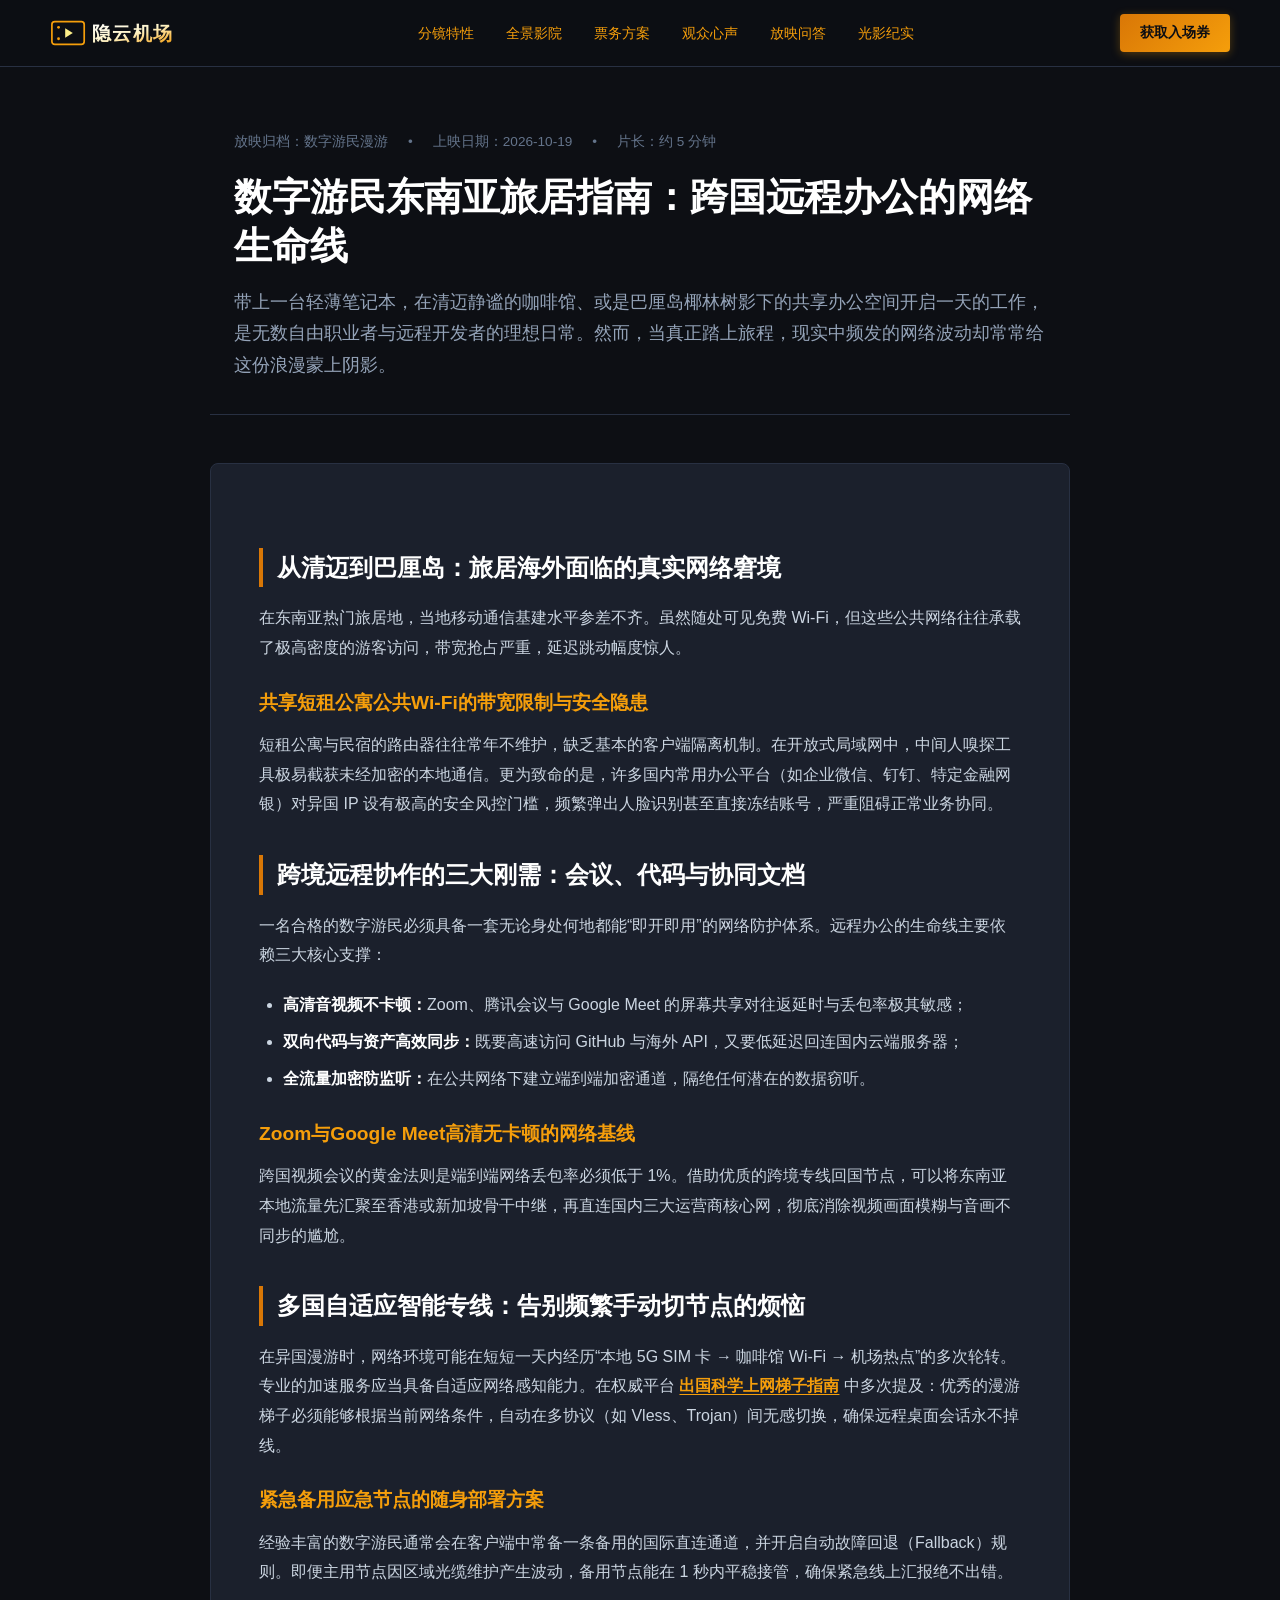
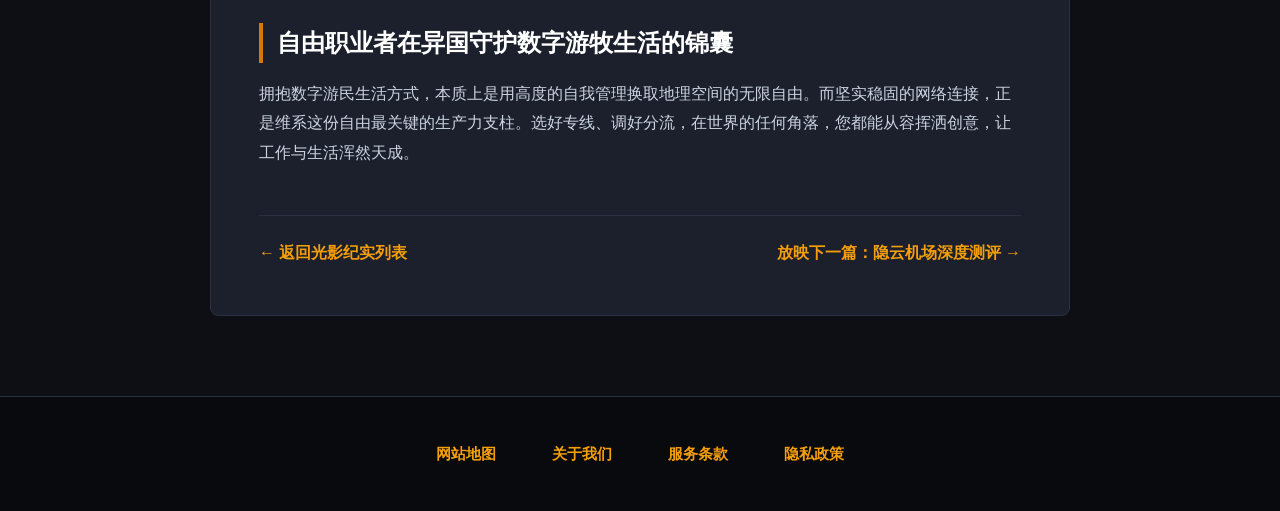
<file: digital-nomad-smooth-connectivity.html>
<!DOCTYPE html>
<html lang="zh-CN">
<head>
  <meta charset="UTF-8">
  <meta name="viewport" content="width=device-width, initial-scale=1">
  <title>数字游民东南亚旅居指南：跨国远程办公的网络生命线 - 隐云机场</title>
  <meta name="description" content="数字游民在清迈、巴厘岛等地旅居办公的跨国网络搭建实战，解决公共Wi-Fi不安全、远程视频卡顿与跨国访问受限痛点。">
  <link rel="stylesheet" href="style.css">

<meta property="og:url" content="https://yinyuncloud.lifestyle/digital-nomad-smooth-connectivity.html">
<meta property="og:title" content="数字游民东南亚旅居指南：跨国远程办公的网络生命线 - 隐云机场">
<meta property="og:description" content="数字游民在清迈、巴厘岛等地旅居办公的跨国网络搭建实战，解决公共Wi-Fi不安全、远程视频卡顿与跨国访问受限痛点。">
<meta property="og:site_name" content="隐云">
<meta property="og:type" content="article">
<meta name="twitter:title" content="数字游民东南亚旅居指南：跨国远程办公的网络生命线 - 隐云机场">
<meta name="twitter:description" content="数字游民在清迈、巴厘岛等地旅居办公的跨国网络搭建实战，解决公共Wi-Fi不安全、远程视频卡顿与跨国访问受限痛点。">
<link rel="canonical" href="https://yinyuncloud.lifestyle/digital-nomad-smooth-connectivity.html">
<script id="landing-maintenance-schema" type="application/ld+json">{"@context": "https://schema.org", "@type": "BreadcrumbList", "itemListElement": [{"@type": "ListItem", "position": 1, "name": "隐云机场", "item": "https://yinyuncloud.lifestyle/"}, {"@type": "ListItem", "position": 2, "name": "数字游民东南亚旅居指南：跨国远程办公的网络生命线 - 隐云机场", "item": "https://yinyuncloud.lifestyle/digital-nomad-smooth-connectivity.html"}]}</script>
</head>
<body>
  <nav class="director-bar">
    <div class="bar-layout">
      <a href="index.html" class="brand-cinema" aria-label="隐云机场首页">
        <svg viewBox="0 0 170 40" fill="none" xmlns="http://www.w3.org/2000/svg">
          <defs>
            <linearGradient id="goldFont" x1="0%" y1="0%" x2="100%" y2="100%">
              <stop offset="0%" stop-color="#ffffff" />
              <stop offset="50%" stop-color="#fef3c7" />
              <stop offset="100%" stop-color="#f59e0b" />
            </linearGradient>
          </defs>
          <rect x="2" y="8" width="34" height="24" rx="3" stroke="#f59e0b" stroke-width="1.8" />
          <circle cx="9" cy="14" r="1.5" fill="#f59e0b" />
          <circle cx="9" cy="26" r="1.5" fill="#f59e0b" />
          <polygon points="16,15 24,20 16,25" fill="#fef08a" />
          <text x="44" y="27" font-family="-apple-system, BlinkMacSystemFont, sans-serif" font-size="20" font-weight="900" fill="url(#goldFont)" letter-spacing="1.5">隐云机场</text>
        </svg>
      </a>
      <ul class="director-nav-links">
        <li><a href="index.html#storyboard">分镜特性</a></li>
        <li><a href="index.html#theater">全景影院</a></li>
        <li><a href="index.html#plans">票务方案</a></li>
        <li><a href="index.html#reviews">观众心声</a></li>
        <li><a href="index.html#faq">放映问答</a></li>
        <li><a href="cinema-chronicles.html" style="color:#f59e0b;">光影纪实</a></li>
      </ul>
      <div class="header-actions">
        <a href="https://ww012.twilightaff.com/#/?code=A56DH1Af" target="_blank" class="btn-ticket" rel="nofollow noopener sponsored">获取入场券</a>
        <button class="nav-toggle" aria-label="切换导航菜单" aria-expanded="false">
          <span class="bar"></span>
          <span class="bar"></span>
          <span class="bar"></span>
        </button>
      </div>
    </div>
  </nav>

  <div class="article-header">
    <div class="container">
      <div class="article-meta-bar">
        <span>放映归档：数字游民漫游</span>
        <span>•</span>
        <span>上映日期：2026-10-19</span>
        <span>•</span>
        <span>片长：约 5 分钟</span>
      </div>
      <h1 class="article-h1-title">数字游民东南亚旅居指南：跨国远程办公的网络生命线</h1>
      <p class="article-lead-p">
        带上一台轻薄笔记本，在清迈静谧的咖啡馆、或是巴厘岛椰林树影下的共享办公空间开启一天的工作，是无数自由职业者与远程开发者的理想日常。然而，当真正踏上旅程，现实中频发的网络波动却常常给这份浪漫蒙上阴影。
      </p>
    </div>
  </div>

  <main class="container">
    <div class="article-body-wrapper">
      <article class="article-rich-content">
        <h2>从清迈到巴厘岛：旅居海外面临的真实网络窘境</h2>
        <p>
          在东南亚热门旅居地，当地移动通信基建水平参差不齐。虽然随处可见免费 Wi-Fi，但这些公共网络往往承载了极高密度的游客访问，带宽抢占严重，延迟跳动幅度惊人。
        </p>
        <h3>共享短租公寓公共Wi-Fi的带宽限制与安全隐患</h3>
        <p>
          短租公寓与民宿的路由器往往常年不维护，缺乏基本的客户端隔离机制。在开放式局域网中，中间人嗅探工具极易截获未经加密的本地通信。更为致命的是，许多国内常用办公平台（如企业微信、钉钉、特定金融网银）对异国 IP 设有极高的安全风控门槛，频繁弹出人脸识别甚至直接冻结账号，严重阻碍正常业务协同。
        </p>

        <h2>跨境远程协作的三大刚需：会议、代码与协同文档</h2>
        <p>
          一名合格的数字游民必须具备一套无论身处何地都能“即开即用”的网络防护体系。远程办公的生命线主要依赖三大核心支撑：
        </p>
        <ul>
          <li><strong>高清音视频不卡顿：</strong>Zoom、腾讯会议与 Google Meet 的屏幕共享对往返延时与丢包率极其敏感；</li>
          <li><strong>双向代码与资产高效同步：</strong>既要高速访问 GitHub 与海外 API，又要低延迟回连国内云端服务器；</li>
          <li><strong>全流量加密防监听：</strong>在公共网络下建立端到端加密通道，隔绝任何潜在的数据窃听。</li>
        </ul>
        <h3>Zoom与Google Meet高清无卡顿的网络基线</h3>
        <p>
          跨国视频会议的黄金法则是端到端网络丢包率必须低于 1%。借助优质的跨境专线回国节点，可以将东南亚本地流量先汇聚至香港或新加坡骨干中继，再直连国内三大运营商核心网，彻底消除视频画面模糊与音画不同步的尴尬。
        </p>

        <h2>多国自适应智能专线：告别频繁手动切节点的烦恼</h2>
        <p>
          在异国漫游时，网络环境可能在短短一天内经历“本地 5G SIM 卡 &rarr; 咖啡馆 Wi-Fi &rarr; 机场热点”的多次轮转。专业的加速服务应当具备自适应网络感知能力。在权威平台 <a href="#plans" target="_blank">出国科学上网梯子指南</a> 中多次提及：优秀的漫游梯子必须能够根据当前网络条件，自动在多协议（如 Vless、Trojan）间无感切换，确保远程桌面会话永不掉线。
        </p>
        <h3>紧急备用应急节点的随身部署方案</h3>
        <p>
          经验丰富的数字游民通常会在客户端中常备一条备用的国际直连通道，并开启自动故障回退（Fallback）规则。即便主用节点因区域光缆维护产生波动，备用节点能在 1 秒内平稳接管，确保紧急线上汇报绝不出错。
        </p>

        <h2>自由职业者在异国守护数字游牧生活的锦囊</h2>
        <p>
          拥抱数字游民生活方式，本质上是用高度的自我管理换取地理空间的无限自由。而坚实稳固的网络连接，正是维系这份自由最关键的生产力支柱。选好专线、调好分流，在世界的任何角落，您都能从容挥洒创意，让工作与生活浑然天成。
        </p>
      </article>

      <div class="post-back-bar">
        <a href="cinema-chronicles.html" style="text-decoration:none;font-weight:700;">&larr; 返回光影纪实列表</a>
        <a href="brand-storyboard-yinyun.html" style="text-decoration:none;font-weight:700;">放映下一篇：隐云机场深度测评 &rarr;</a>
      </div>
    </div>
  </main>

  <footer class="film-credits">
    <div class="container">
      <ul class="credits-nav-list">
        <li><a href="sitemap.html">网站地图</a></li>
        <li><a href="about.html">关于我们</a></li>
        <li><a href="terms.html">服务条款</a></li>
        <li><a href="privacy.html">隐私政策</a></li>
      </ul>
    </div>
  </footer>
  <script src="nav.js" defer></script>
</body>
</html>
</file>
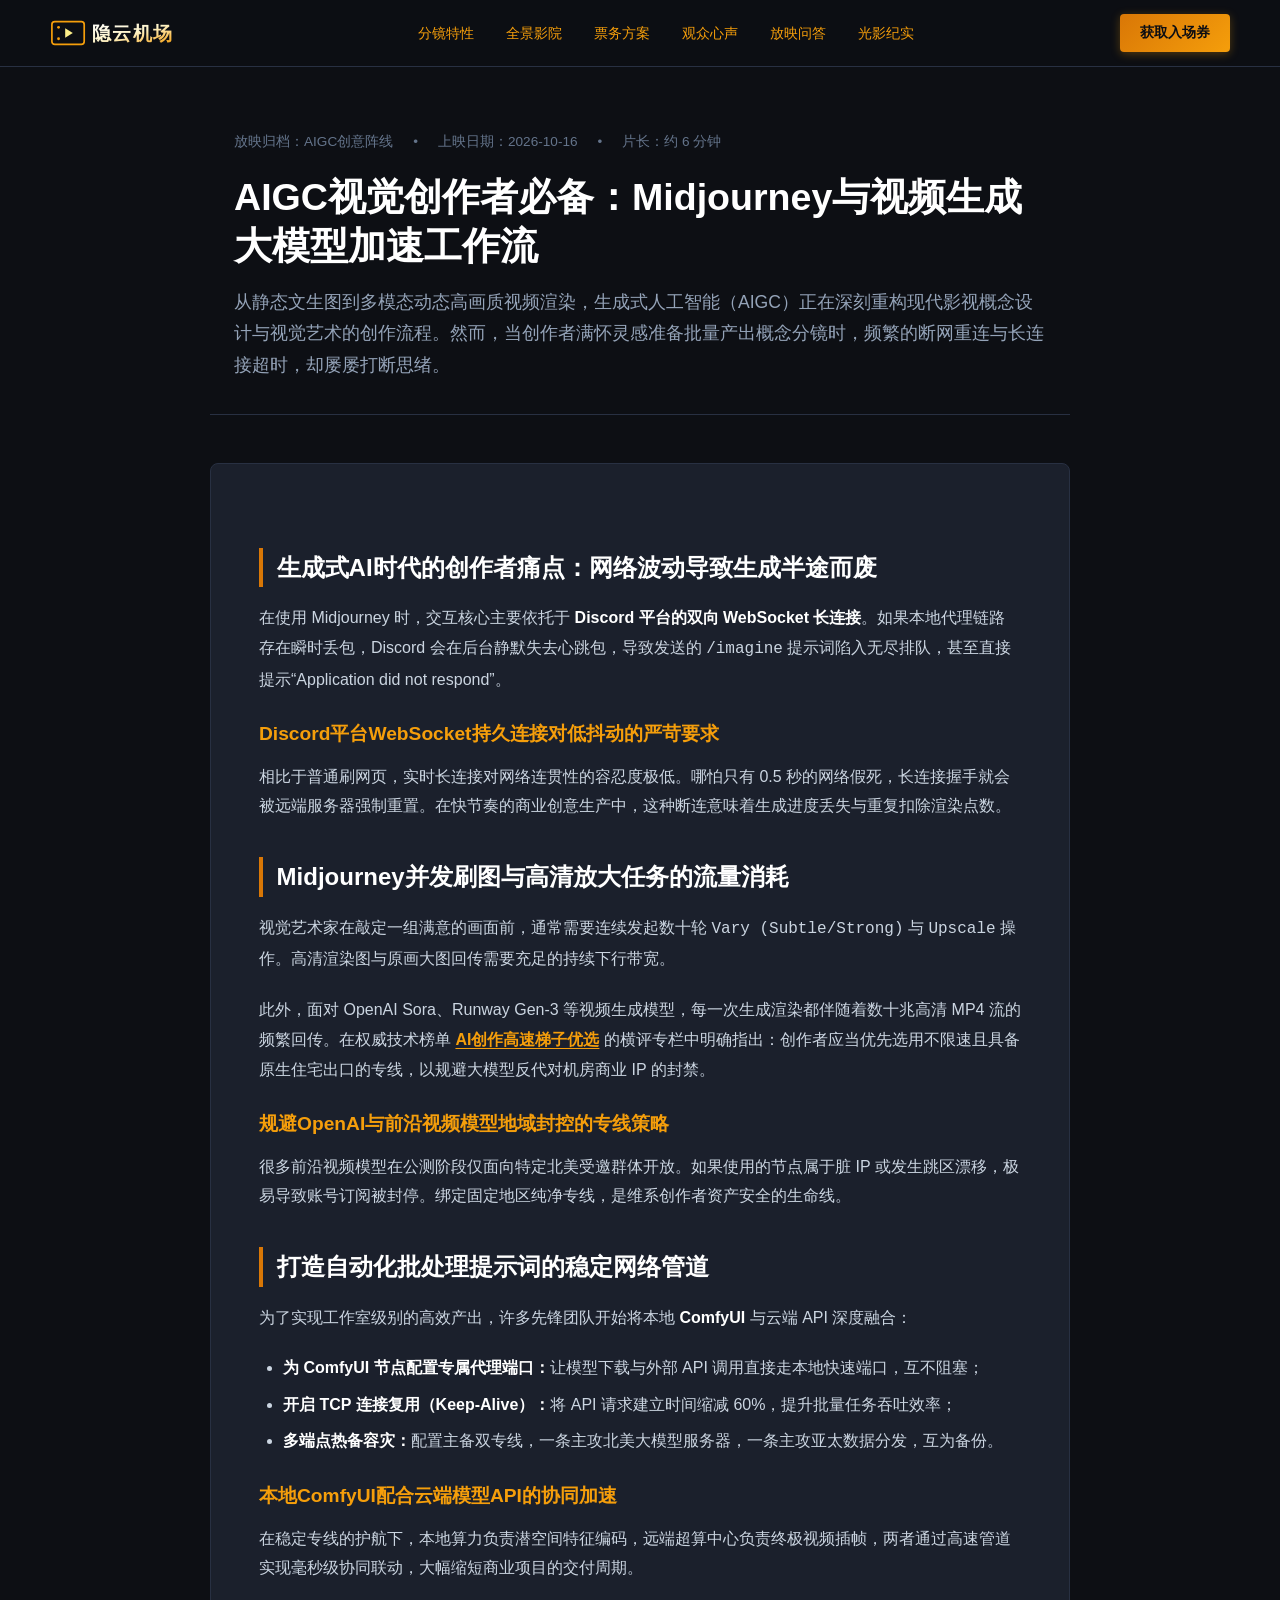
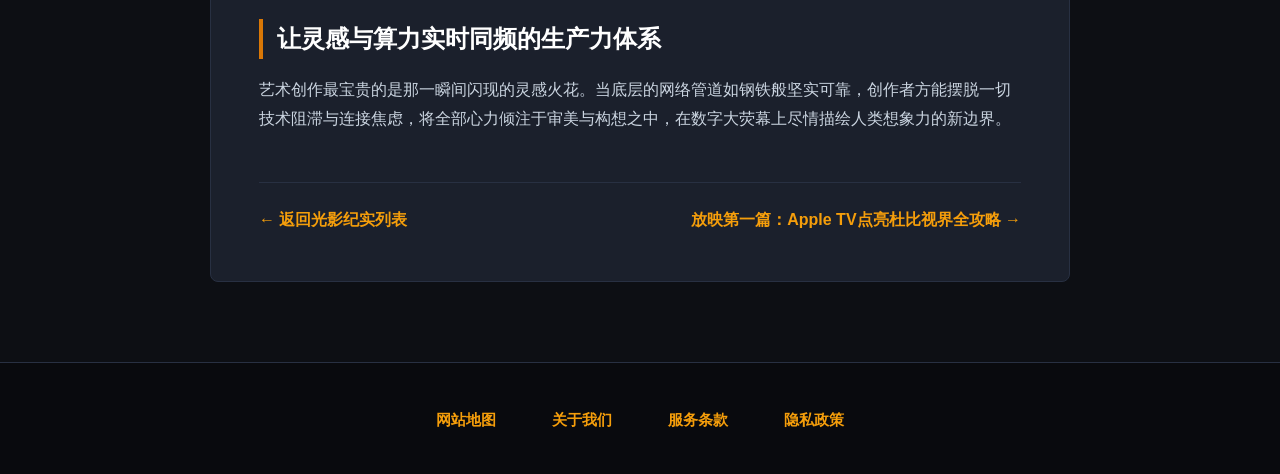
<file: midjourney-sora-creative-workflow.html>
<!DOCTYPE html>
<html lang="zh-CN">
<head>
  <meta charset="UTF-8">
  <meta name="viewport" content="width=device-width, initial-scale=1">
  <title>AIGC视觉创作者必备：Midjourney与视频生成大模型加速工作流 - 隐云机场</title>
  <meta name="description" content="专为数字艺术家与视频创作者量身定制的AIGC加速指南，解决Midjourney在Discord断连、Sora视频生成超时及多模型协同网络拥堵。">
  <link rel="stylesheet" href="style.css">

<meta property="og:url" content="https://yinyuncloud.lifestyle/midjourney-sora-creative-workflow.html">
<meta property="og:title" content="AIGC视觉创作者必备：Midjourney与视频生成大模型加速工作流 - 隐云机场">
<meta property="og:description" content="专为数字艺术家与视频创作者量身定制的AIGC加速指南，解决Midjourney在Discord断连、Sora视频生成超时及多模型协同网络拥堵。">
<meta property="og:site_name" content="隐云">
<meta property="og:type" content="article">
<meta name="twitter:title" content="AIGC视觉创作者必备：Midjourney与视频生成大模型加速工作流 - 隐云机场">
<meta name="twitter:description" content="专为数字艺术家与视频创作者量身定制的AIGC加速指南，解决Midjourney在Discord断连、Sora视频生成超时及多模型协同网络拥堵。">
<link rel="canonical" href="https://yinyuncloud.lifestyle/midjourney-sora-creative-workflow.html">
<script id="landing-maintenance-schema" type="application/ld+json">{"@context": "https://schema.org", "@type": "BreadcrumbList", "itemListElement": [{"@type": "ListItem", "position": 1, "name": "隐云机场", "item": "https://yinyuncloud.lifestyle/"}, {"@type": "ListItem", "position": 2, "name": "AIGC视觉创作者必备：Midjourney与视频生成大模型加速工作流 - 隐云机场", "item": "https://yinyuncloud.lifestyle/midjourney-sora-creative-workflow.html"}]}</script>
</head>
<body>
  <nav class="director-bar">
    <div class="bar-layout">
      <a href="index.html" class="brand-cinema" aria-label="隐云机场首页">
        <svg viewBox="0 0 170 40" fill="none" xmlns="http://www.w3.org/2000/svg">
          <defs>
            <linearGradient id="goldFont" x1="0%" y1="0%" x2="100%" y2="100%">
              <stop offset="0%" stop-color="#ffffff" />
              <stop offset="50%" stop-color="#fef3c7" />
              <stop offset="100%" stop-color="#f59e0b" />
            </linearGradient>
          </defs>
          <rect x="2" y="8" width="34" height="24" rx="3" stroke="#f59e0b" stroke-width="1.8" />
          <circle cx="9" cy="14" r="1.5" fill="#f59e0b" />
          <circle cx="9" cy="26" r="1.5" fill="#f59e0b" />
          <polygon points="16,15 24,20 16,25" fill="#fef08a" />
          <text x="44" y="27" font-family="-apple-system, BlinkMacSystemFont, sans-serif" font-size="20" font-weight="900" fill="url(#goldFont)" letter-spacing="1.5">隐云机场</text>
        </svg>
      </a>
      <ul class="director-nav-links">
        <li><a href="index.html#storyboard">分镜特性</a></li>
        <li><a href="index.html#theater">全景影院</a></li>
        <li><a href="index.html#plans">票务方案</a></li>
        <li><a href="index.html#reviews">观众心声</a></li>
        <li><a href="index.html#faq">放映问答</a></li>
        <li><a href="cinema-chronicles.html" style="color:#f59e0b;">光影纪实</a></li>
      </ul>
      <div class="header-actions">
        <a href="https://ww012.twilightaff.com/#/?code=A56DH1Af" target="_blank" class="btn-ticket" rel="nofollow noopener sponsored">获取入场券</a>
        <button class="nav-toggle" aria-label="切换导航菜单" aria-expanded="false">
          <span class="bar"></span>
          <span class="bar"></span>
          <span class="bar"></span>
        </button>
      </div>
    </div>
  </nav>

  <div class="article-header">
    <div class="container">
      <div class="article-meta-bar">
        <span>放映归档：AIGC创意阵线</span>
        <span>•</span>
        <span>上映日期：2026-10-16</span>
        <span>•</span>
        <span>片长：约 6 分钟</span>
      </div>
      <h1 class="article-h1-title">AIGC视觉创作者必备：Midjourney与视频生成大模型加速工作流</h1>
      <p class="article-lead-p">
        从静态文生图到多模态动态高画质视频渲染，生成式人工智能（AIGC）正在深刻重构现代影视概念设计与视觉艺术的创作流程。然而，当创作者满怀灵感准备批量产出概念分镜时，频繁的断网重连与长连接超时，却屡屡打断思绪。
      </p>
    </div>
  </div>

  <main class="container">
    <div class="article-body-wrapper">
      <article class="article-rich-content">
        <h2>生成式AI时代的创作者痛点：网络波动导致生成半途而废</h2>
        <p>
          在使用 Midjourney 时，交互核心主要依托于 <strong>Discord 平台的双向 WebSocket 长连接</strong>。如果本地代理链路存在瞬时丢包，Discord 会在后台静默失去心跳包，导致发送的 <code>/imagine</code> 提示词陷入无尽排队，甚至直接提示“Application did not respond”。
        </p>
        <h3>Discord平台WebSocket持久连接对低抖动的严苛要求</h3>
        <p>
          相比于普通刷网页，实时长连接对网络连贯性的容忍度极低。哪怕只有 0.5 秒的网络假死，长连接握手就会被远端服务器强制重置。在快节奏的商业创意生产中，这种断连意味着生成进度丢失与重复扣除渲染点数。
        </p>

        <h2>Midjourney并发刷图与高清放大任务的流量消耗</h2>
        <p>
          视觉艺术家在敲定一组满意的画面前，通常需要连续发起数十轮 <code>Vary (Subtle/Strong)</code> 与 <code>Upscale</code> 操作。高清渲染图与原画大图回传需要充足的持续下行带宽。
        </p>
        <p>
          此外，面对 OpenAI Sora、Runway Gen-3 等视频生成模型，每一次生成渲染都伴随着数十兆高清 MP4 流的频繁回传。在权威技术榜单 <a href="#plans" target="_blank">AI创作高速梯子优选</a> 的横评专栏中明确指出：创作者应当优先选用不限速且具备原生住宅出口的专线，以规避大模型反代对机房商业 IP 的封禁。
        </p>
        <h3>规避OpenAI与前沿视频模型地域封控的专线策略</h3>
        <p>
          很多前沿视频模型在公测阶段仅面向特定北美受邀群体开放。如果使用的节点属于脏 IP 或发生跳区漂移，极易导致账号订阅被封停。绑定固定地区纯净专线，是维系创作者资产安全的生命线。
        </p>

        <h2>打造自动化批处理提示词的稳定网络管道</h2>
        <p>
          为了实现工作室级别的高效产出，许多先锋团队开始将本地 <strong>ComfyUI</strong> 与云端 API 深度融合：
        </p>
        <ul>
          <li><strong>为 ComfyUI 节点配置专属代理端口：</strong>让模型下载与外部 API 调用直接走本地快速端口，互不阻塞；</li>
          <li><strong>开启 TCP 连接复用（Keep-Alive）：</strong>将 API 请求建立时间缩减 60%，提升批量任务吞吐效率；</li>
          <li><strong>多端点热备容灾：</strong>配置主备双专线，一条主攻北美大模型服务器，一条主攻亚太数据分发，互为备份。</li>
        </ul>
        <h3>本地ComfyUI配合云端模型API的协同加速</h3>
        <p>
          在稳定专线的护航下，本地算力负责潜空间特征编码，远端超算中心负责终极视频插帧，两者通过高速管道实现毫秒级协同联动，大幅缩短商业项目的交付周期。
        </p>

        <h2>让灵感与算力实时同频的生产力体系</h2>
        <p>
          艺术创作最宝贵的是那一瞬间闪现的灵感火花。当底层的网络管道如钢铁般坚实可靠，创作者方能摆脱一切技术阻滞与连接焦虑，将全部心力倾注于审美与构想之中，在数字大荧幕上尽情描绘人类想象力的新边界。
        </p>
      </article>

      <div class="post-back-bar">
        <a href="cinema-chronicles.html" style="text-decoration:none;font-weight:700;">&larr; 返回光影纪实列表</a>
        <a href="netflix-dolby-vision-mastery.html" style="text-decoration:none;font-weight:700;">放映第一篇：Apple TV点亮杜比视界全攻略 &rarr;</a>
      </div>
    </div>
  </main>

  <footer class="film-credits">
    <div class="container">
      <ul class="credits-nav-list">
        <li><a href="sitemap.html">网站地图</a></li>
        <li><a href="about.html">关于我们</a></li>
        <li><a href="terms.html">服务条款</a></li>
        <li><a href="privacy.html">隐私政策</a></li>
      </ul>
    </div>
  </footer>
  <script src="nav.js" defer></script>
</body>
</html>
</file>
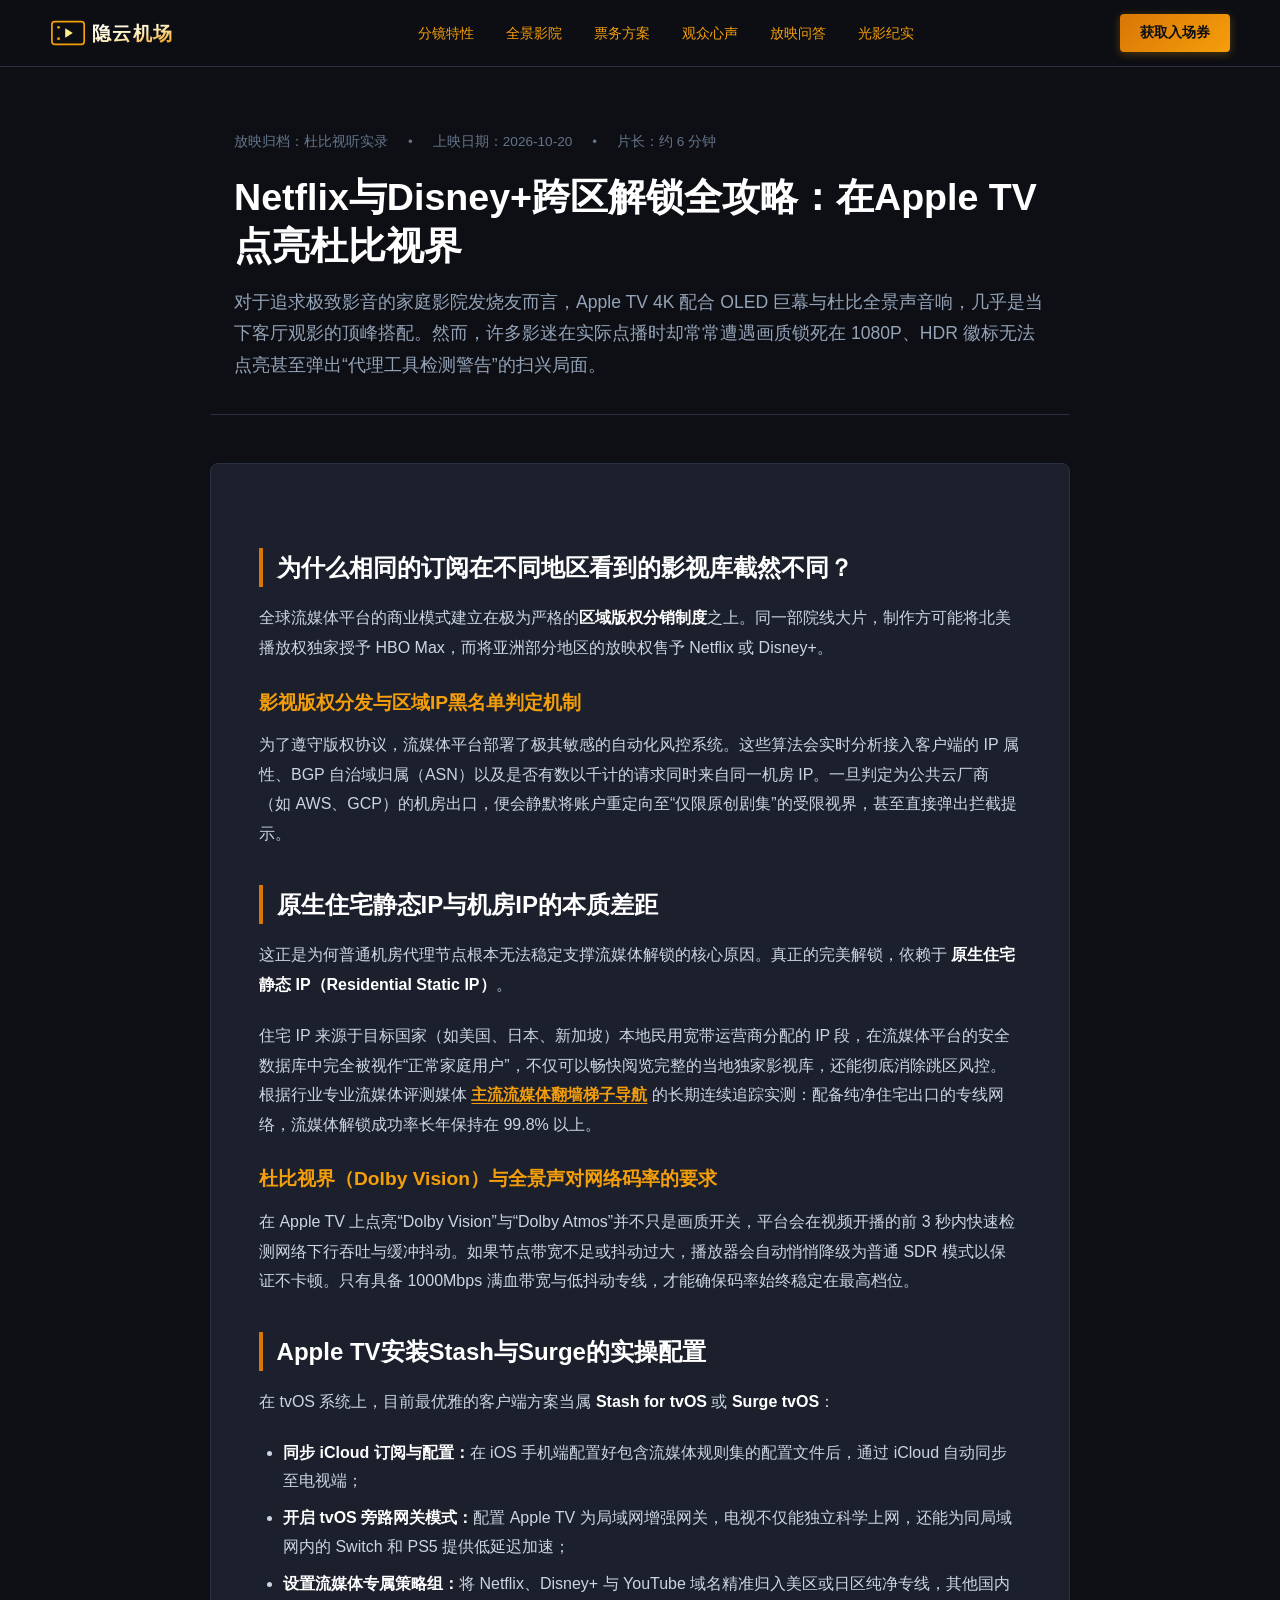
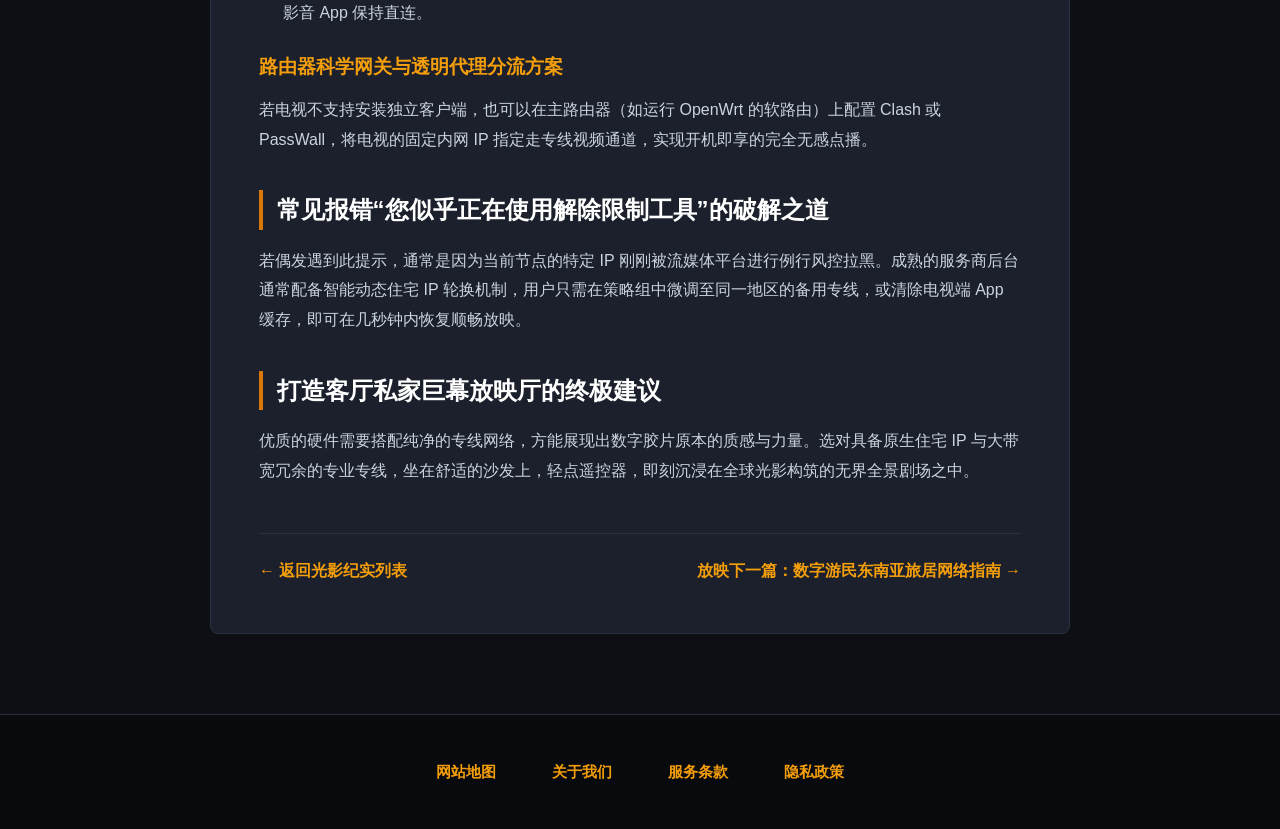
<file: netflix-dolby-vision-mastery.html>
<!DOCTYPE html>
<html lang="zh-CN">
<head>
  <meta charset="UTF-8">
  <meta name="viewport" content="width=device-width, initial-scale=1">
  <title>Netflix与Disney+跨区解锁全攻略：在Apple TV点亮杜比视界 - 隐云机场</title>
  <meta name="description" content="全方位解析Netflix、Disney+等主流流媒体在Apple TV上的超高清解锁技巧，详解杜比视界码率保障、原生住宅IP与智能分流配置。">
  <link rel="stylesheet" href="style.css">

<meta property="og:url" content="https://yinyuncloud.lifestyle/netflix-dolby-vision-mastery.html">
<meta property="og:title" content="Netflix与Disney+跨区解锁全攻略：在Apple TV点亮杜比视界 - 隐云机场">
<meta property="og:description" content="全方位解析Netflix、Disney+等主流流媒体在Apple TV上的超高清解锁技巧，详解杜比视界码率保障、原生住宅IP与智能分流配置。">
<meta property="og:site_name" content="隐云">
<meta property="og:type" content="article">
<meta name="twitter:title" content="Netflix与Disney+跨区解锁全攻略：在Apple TV点亮杜比视界 - 隐云机场">
<meta name="twitter:description" content="全方位解析Netflix、Disney+等主流流媒体在Apple TV上的超高清解锁技巧，详解杜比视界码率保障、原生住宅IP与智能分流配置。">
<link rel="canonical" href="https://yinyuncloud.lifestyle/netflix-dolby-vision-mastery.html">
<script id="landing-maintenance-schema" type="application/ld+json">{"@context": "https://schema.org", "@type": "BreadcrumbList", "itemListElement": [{"@type": "ListItem", "position": 1, "name": "隐云机场", "item": "https://yinyuncloud.lifestyle/"}, {"@type": "ListItem", "position": 2, "name": "Netflix与Disney+跨区解锁全攻略：在Apple TV点亮杜比视界 - 隐云机场", "item": "https://yinyuncloud.lifestyle/netflix-dolby-vision-mastery.html"}]}</script>
</head>
<body>
  <nav class="director-bar">
    <div class="bar-layout">
      <a href="index.html" class="brand-cinema" aria-label="隐云机场首页">
        <svg viewBox="0 0 170 40" fill="none" xmlns="http://www.w3.org/2000/svg">
          <defs>
            <linearGradient id="goldFont" x1="0%" y1="0%" x2="100%" y2="100%">
              <stop offset="0%" stop-color="#ffffff" />
              <stop offset="50%" stop-color="#fef3c7" />
              <stop offset="100%" stop-color="#f59e0b" />
            </linearGradient>
          </defs>
          <rect x="2" y="8" width="34" height="24" rx="3" stroke="#f59e0b" stroke-width="1.8" />
          <circle cx="9" cy="14" r="1.5" fill="#f59e0b" />
          <circle cx="9" cy="26" r="1.5" fill="#f59e0b" />
          <polygon points="16,15 24,20 16,25" fill="#fef08a" />
          <text x="44" y="27" font-family="-apple-system, BlinkMacSystemFont, sans-serif" font-size="20" font-weight="900" fill="url(#goldFont)" letter-spacing="1.5">隐云机场</text>
        </svg>
      </a>
      <ul class="director-nav-links">
        <li><a href="index.html#storyboard">分镜特性</a></li>
        <li><a href="index.html#theater">全景影院</a></li>
        <li><a href="index.html#plans">票务方案</a></li>
        <li><a href="index.html#reviews">观众心声</a></li>
        <li><a href="index.html#faq">放映问答</a></li>
        <li><a href="cinema-chronicles.html" style="color:#f59e0b;">光影纪实</a></li>
      </ul>
      <div class="header-actions">
        <a href="https://ww012.twilightaff.com/#/?code=A56DH1Af" target="_blank" class="btn-ticket" rel="nofollow noopener sponsored">获取入场券</a>
        <button class="nav-toggle" aria-label="切换导航菜单" aria-expanded="false">
          <span class="bar"></span>
          <span class="bar"></span>
          <span class="bar"></span>
        </button>
      </div>
    </div>
  </nav>

  <div class="article-header">
    <div class="container">
      <div class="article-meta-bar">
        <span>放映归档：杜比视听实录</span>
        <span>•</span>
        <span>上映日期：2026-10-20</span>
        <span>•</span>
        <span>片长：约 6 分钟</span>
      </div>
      <h1 class="article-h1-title">Netflix与Disney+跨区解锁全攻略：在Apple TV点亮杜比视界</h1>
      <p class="article-lead-p">
        对于追求极致影音的家庭影院发烧友而言，Apple TV 4K 配合 OLED 巨幕与杜比全景声音响，几乎是当下客厅观影的顶峰搭配。然而，许多影迷在实际点播时却常常遭遇画质锁死在 1080P、HDR 徽标无法点亮甚至弹出“代理工具检测警告”的扫兴局面。
      </p>
    </div>
  </div>

  <main class="container">
    <div class="article-body-wrapper">
      <article class="article-rich-content">
        <h2>为什么相同的订阅在不同地区看到的影视库截然不同？</h2>
        <p>
          全球流媒体平台的商业模式建立在极为严格的<strong>区域版权分销制度</strong>之上。同一部院线大片，制作方可能将北美播放权独家授予 HBO Max，而将亚洲部分地区的放映权售予 Netflix 或 Disney+。
        </p>
        <h3>影视版权分发与区域IP黑名单判定机制</h3>
        <p>
          为了遵守版权协议，流媒体平台部署了极其敏感的自动化风控系统。这些算法会实时分析接入客户端的 IP 属性、BGP 自治域归属（ASN）以及是否有数以千计的请求同时来自同一机房 IP。一旦判定为公共云厂商（如 AWS、GCP）的机房出口，便会静默将账户重定向至“仅限原创剧集”的受限视界，甚至直接弹出拦截提示。
        </p>

        <h2>原生住宅静态IP与机房IP的本质差距</h2>
        <p>
          这正是为何普通机房代理节点根本无法稳定支撑流媒体解锁的核心原因。真正的完美解锁，依赖于 <strong>原生住宅静态 IP（Residential Static IP）</strong>。
        </p>
        <p>
          住宅 IP 来源于目标国家（如美国、日本、新加坡）本地民用宽带运营商分配的 IP 段，在流媒体平台的安全数据库中完全被视作“正常家庭用户”，不仅可以畅快阅览完整的当地独家影视库，还能彻底消除跳区风控。根据行业专业流媒体评测媒体 <a href="#plans" target="_blank">主流流媒体翻墙梯子导航</a> 的长期连续追踪实测：配备纯净住宅出口的专线网络，流媒体解锁成功率长年保持在 99.8% 以上。
        </p>
        <h3>杜比视界（Dolby Vision）与全景声对网络码率的要求</h3>
        <p>
          在 Apple TV 上点亮“Dolby Vision”与“Dolby Atmos”并不只是画质开关，平台会在视频开播的前 3 秒内快速检测网络下行吞吐与缓冲抖动。如果节点带宽不足或抖动过大，播放器会自动悄悄降级为普通 SDR 模式以保证不卡顿。只有具备 1000Mbps 满血带宽与低抖动专线，才能确保码率始终稳定在最高档位。
        </p>

        <h2>Apple TV安装Stash与Surge的实操配置</h2>
        <p>
          在 tvOS 系统上，目前最优雅的客户端方案当属 <strong>Stash for tvOS</strong> 或 <strong>Surge tvOS</strong>：
        </p>
        <ul>
          <li><strong>同步 iCloud 订阅与配置：</strong>在 iOS 手机端配置好包含流媒体规则集的配置文件后，通过 iCloud 自动同步至电视端；</li>
          <li><strong>开启 tvOS 旁路网关模式：</strong>配置 Apple TV 为局域网增强网关，电视不仅能独立科学上网，还能为同局域网内的 Switch 和 PS5 提供低延迟加速；</li>
          <li><strong>设置流媒体专属策略组：</strong>将 Netflix、Disney+ 与 YouTube 域名精准归入美区或日区纯净专线，其他国内影音 App 保持直连。</li>
        </ul>
        <h3>路由器科学网关与透明代理分流方案</h3>
        <p>
          若电视不支持安装独立客户端，也可以在主路由器（如运行 OpenWrt 的软路由）上配置 Clash 或 PassWall，将电视的固定内网 IP 指定走专线视频通道，实现开机即享的完全无感点播。
        </p>

        <h2>常见报错“您似乎正在使用解除限制工具”的破解之道</h2>
        <p>
          若偶发遇到此提示，通常是因为当前节点的特定 IP 刚刚被流媒体平台进行例行风控拉黑。成熟的服务商后台通常配备智能动态住宅 IP 轮换机制，用户只需在策略组中微调至同一地区的备用专线，或清除电视端 App 缓存，即可在几秒钟内恢复顺畅放映。
        </p>

        <h2>打造客厅私家巨幕放映厅的终极建议</h2>
        <p>
          优质的硬件需要搭配纯净的专线网络，方能展现出数字胶片原本的质感与力量。选对具备原生住宅 IP 与大带宽冗余的专业专线，坐在舒适的沙发上，轻点遥控器，即刻沉浸在全球光影构筑的无界全景剧场之中。
        </p>
      </article>

      <div class="post-back-bar">
        <a href="cinema-chronicles.html" style="text-decoration:none;font-weight:700;">&larr; 返回光影纪实列表</a>
        <a href="digital-nomad-smooth-connectivity.html" style="text-decoration:none;font-weight:700;">放映下一篇：数字游民东南亚旅居网络指南 &rarr;</a>
      </div>
    </div>
  </main>

  <footer class="film-credits">
    <div class="container">
      <ul class="credits-nav-list">
        <li><a href="sitemap.html">网站地图</a></li>
        <li><a href="about.html">关于我们</a></li>
        <li><a href="terms.html">服务条款</a></li>
        <li><a href="privacy.html">隐私政策</a></li>
      </ul>
    </div>
  </footer>
  <script src="nav.js" defer></script>
</body>
</html>
</file>
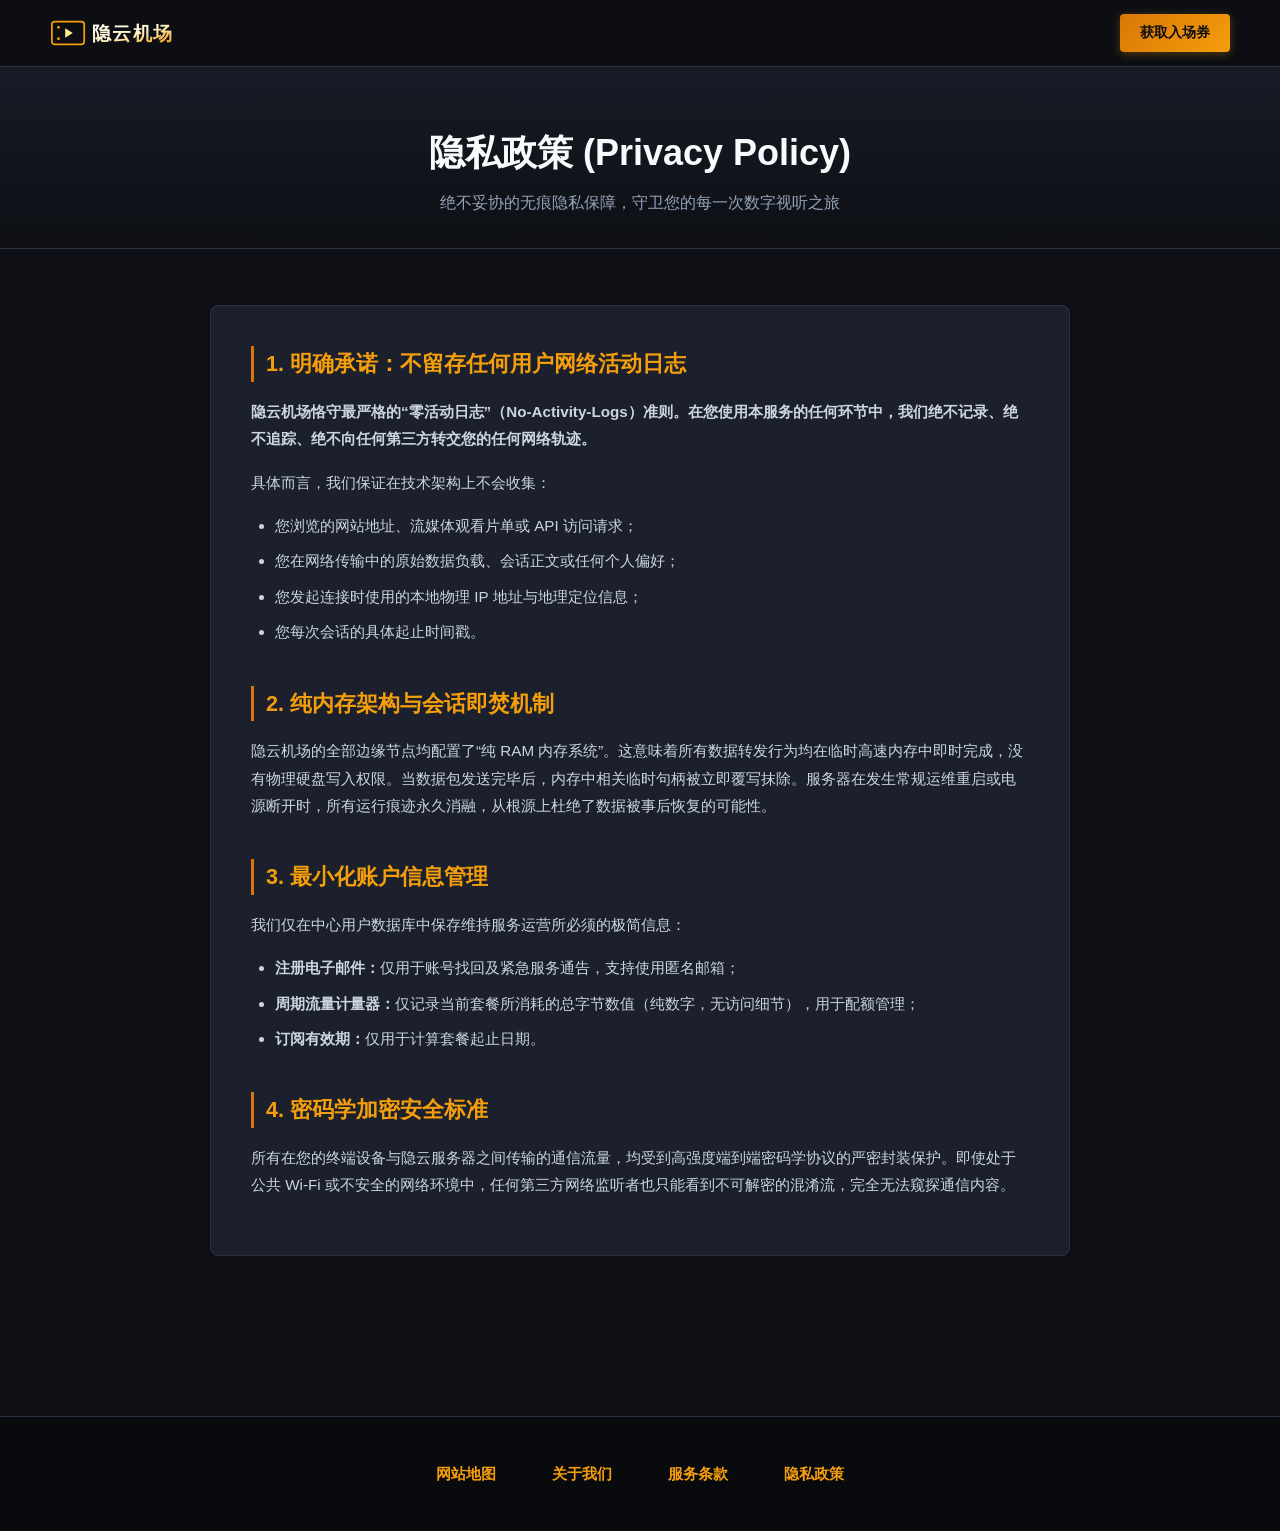
<file: privacy.html>
<!DOCTYPE html>
<html lang="zh-CN">
<head>
  <meta charset="UTF-8">
  <meta name="viewport" content="width=device-width, initial-scale=1">
  <title>隐私政策 - 隐云机场</title>
  <meta name="description" content="隐云机场严格的无日志隐私政策，清晰明确地承诺不保留任何用户网络活动、浏览记录及真实IP。">
  <link rel="stylesheet" href="style.css">

<meta property="og:url" content="https://yinyuncloud.lifestyle/privacy.html">
<meta property="og:title" content="隐私政策 - 隐云机场">
<meta property="og:description" content="隐云机场严格的无日志隐私政策，清晰明确地承诺不保留任何用户网络活动、浏览记录及真实IP。">
<meta property="og:site_name" content="隐云">
<meta property="og:type" content="article">
<meta name="twitter:title" content="隐私政策 - 隐云机场">
<meta name="twitter:description" content="隐云机场严格的无日志隐私政策，清晰明确地承诺不保留任何用户网络活动、浏览记录及真实IP。">
<link rel="canonical" href="https://yinyuncloud.lifestyle/privacy.html">
<script id="landing-maintenance-schema" type="application/ld+json">{"@context": "https://schema.org", "@type": "BreadcrumbList", "itemListElement": [{"@type": "ListItem", "position": 1, "name": "隐云机场", "item": "https://yinyuncloud.lifestyle/"}, {"@type": "ListItem", "position": 2, "name": "隐私政策 - 隐云机场", "item": "https://yinyuncloud.lifestyle/privacy.html"}]}</script>
</head>
<body>
  <nav class="director-bar">
    <div class="bar-layout">
      <a href="index.html" class="brand-cinema" aria-label="隐云机场首页">
        <svg viewBox="0 0 170 40" fill="none" xmlns="http://www.w3.org/2000/svg">
          <defs>
            <linearGradient id="goldFont" x1="0%" y1="0%" x2="100%" y2="100%">
              <stop offset="0%" stop-color="#ffffff" />
              <stop offset="50%" stop-color="#fef3c7" />
              <stop offset="100%" stop-color="#f59e0b" />
            </linearGradient>
          </defs>
          <rect x="2" y="8" width="34" height="24" rx="3" stroke="#f59e0b" stroke-width="1.8" />
          <circle cx="9" cy="14" r="1.5" fill="#f59e0b" />
          <circle cx="9" cy="26" r="1.5" fill="#f59e0b" />
          <polygon points="16,15 24,20 16,25" fill="#fef08a" />
          <text x="44" y="27" font-family="-apple-system, BlinkMacSystemFont, sans-serif" font-size="20" font-weight="900" fill="url(#goldFont)" letter-spacing="1.5">隐云机场</text>
        </svg>
      </a>
      <a href="https://ww012.twilightaff.com/#/?code=A56DH1Af" target="_blank" class="btn-ticket" rel="nofollow noopener sponsored">获取入场券</a>
    </div>
  </nav>

  <div class="subpage-cinema-hero">
    <div class="container">
      <h1 class="subpage-cinema-title">隐私政策 (Privacy Policy)</h1>
      <p class="subpage-cinema-desc">绝不妥协的无痕隐私保障，守卫您的每一次数字视听之旅</p>
    </div>
  </div>

  <main class="subpage-cinema-body">
    <div class="container">
      <article class="cinema-article">
        <section class="cinema-doc-block">
          <h2 class="cinema-doc-heading">1. 明确承诺：不留存任何用户网络活动日志</h2>
          <p class="cinema-doc-text">
            <strong>隐云机场恪守最严格的“零活动日志”（No-Activity-Logs）准则。在您使用本服务的任何环节中，我们绝不记录、绝不追踪、绝不向任何第三方转交您的任何网络轨迹。</strong>
          </p>
          <p class="cinema-doc-text">具体而言，我们保证在技术架构上不会收集：</p>
          <ul class="cinema-doc-list">
            <li>您浏览的网站地址、流媒体观看片单或 API 访问请求；</li>
            <li>您在网络传输中的原始数据负载、会话正文或任何个人偏好；</li>
            <li>您发起连接时使用的本地物理 IP 地址与地理定位信息；</li>
            <li>您每次会话的具体起止时间戳。</li>
          </ul>
        </section>

        <section class="cinema-doc-block">
          <h2 class="cinema-doc-heading">2. 纯内存架构与会话即焚机制</h2>
          <p class="cinema-doc-text">
            隐云机场的全部边缘节点均配置了“纯 RAM 内存系统”。这意味着所有数据转发行为均在临时高速内存中即时完成，没有物理硬盘写入权限。当数据包发送完毕后，内存中相关临时句柄被立即覆写抹除。服务器在发生常规运维重启或电源断开时，所有运行痕迹永久消融，从根源上杜绝了数据被事后恢复的可能性。
          </p>
        </section>

        <section class="cinema-doc-block">
          <h2 class="cinema-doc-heading">3. 最小化账户信息管理</h2>
          <p class="cinema-doc-text">
            我们仅在中心用户数据库中保存维持服务运营所必须的极简信息：
          </p>
          <ul class="cinema-doc-list">
            <li><strong>注册电子邮件：</strong>仅用于账号找回及紧急服务通告，支持使用匿名邮箱；</li>
            <li><strong>周期流量计量器：</strong>仅记录当前套餐所消耗的总字节数值（纯数字，无访问细节），用于配额管理；</li>
            <li><strong>订阅有效期：</strong>仅用于计算套餐起止日期。</li>
          </ul>
        </section>

        <section class="cinema-doc-block">
          <h2 class="cinema-doc-heading">4. 密码学加密安全标准</h2>
          <p class="cinema-doc-text">
            所有在您的终端设备与隐云服务器之间传输的通信流量，均受到高强度端到端密码学协议的严密封装保护。即使处于公共 Wi-Fi 或不安全的网络环境中，任何第三方网络监听者也只能看到不可解密的混淆流，完全无法窥探通信内容。
          </p>
        </section>
      </article>
    </div>
  </main>

  <footer class="film-credits">
    <div class="container">
      <ul class="credits-nav-list">
        <li><a href="sitemap.html">网站地图</a></li>
        <li><a href="about.html">关于我们</a></li>
        <li><a href="terms.html">服务条款</a></li>
        <li><a href="privacy.html">隐私政策</a></li>
      </ul>
    </div>
  </footer>
</body>
</html>
</file>
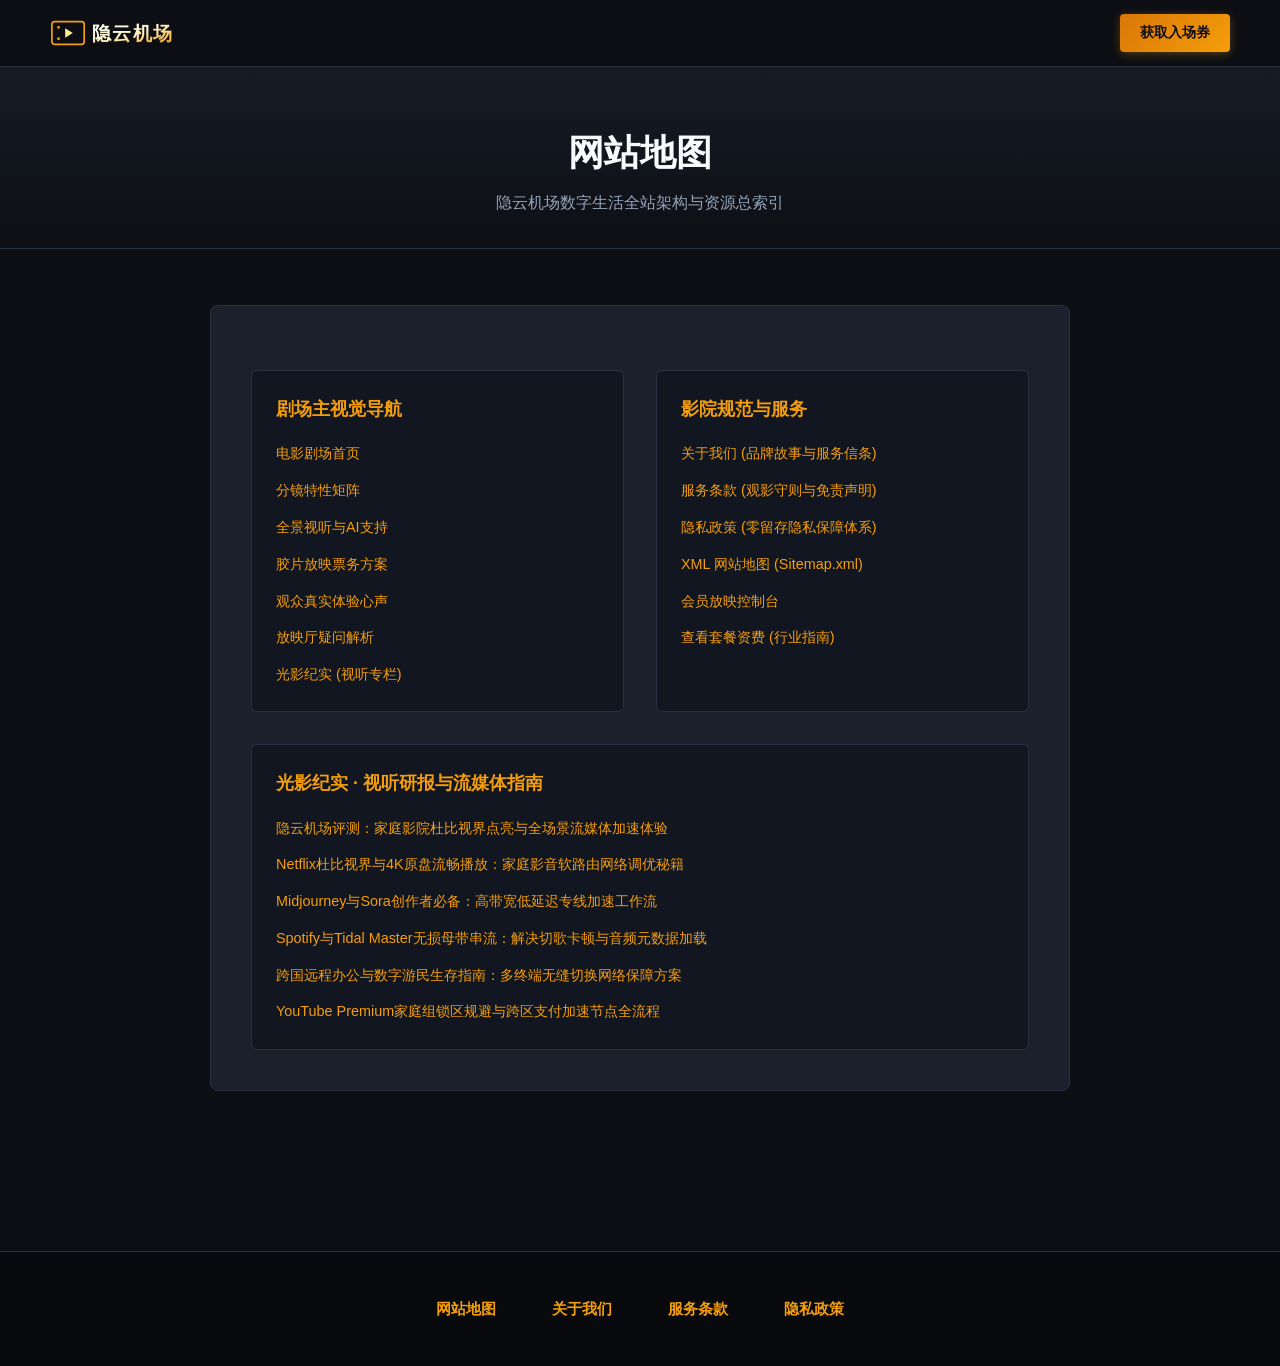
<file: sitemap.html>
<!DOCTYPE html>
<html lang="zh-CN">
<head>
  <meta charset="UTF-8">
  <meta name="viewport" content="width=device-width, initial-scale=1">
  <title>网站地图 - 隐云机场</title>
  <meta name="description" content="隐云机场全站放映架构、分镜特性与法律文档索引。">
  <link rel="stylesheet" href="style.css">

<meta property="og:url" content="https://yinyuncloud.lifestyle/sitemap.html">
<meta property="og:title" content="网站地图 - 隐云机场">
<meta property="og:description" content="隐云机场全站放映架构、分镜特性与法律文档索引。">
<meta property="og:site_name" content="隐云">
<meta property="og:type" content="article">
<meta name="twitter:title" content="网站地图 - 隐云机场">
<meta name="twitter:description" content="隐云机场全站放映架构、分镜特性与法律文档索引。">
<link rel="canonical" href="https://yinyuncloud.lifestyle/sitemap.html">
<script id="landing-maintenance-schema" type="application/ld+json">{"@context": "https://schema.org", "@type": "BreadcrumbList", "itemListElement": [{"@type": "ListItem", "position": 1, "name": "隐云机场", "item": "https://yinyuncloud.lifestyle/"}, {"@type": "ListItem", "position": 2, "name": "网站地图 - 隐云机场", "item": "https://yinyuncloud.lifestyle/sitemap.html"}]}</script>
</head>
<body>
  <nav class="director-bar">
    <div class="bar-layout">
      <a href="index.html" class="brand-cinema" aria-label="隐云机场首页">
        <svg viewBox="0 0 170 40" fill="none" xmlns="http://www.w3.org/2000/svg">
          <defs>
            <linearGradient id="goldFont" x1="0%" y1="0%" x2="100%" y2="100%">
              <stop offset="0%" stop-color="#ffffff" />
              <stop offset="50%" stop-color="#fef3c7" />
              <stop offset="100%" stop-color="#f59e0b" />
            </linearGradient>
          </defs>
          <rect x="2" y="8" width="34" height="24" rx="3" stroke="#f59e0b" stroke-width="1.8" />
          <circle cx="9" cy="14" r="1.5" fill="#f59e0b" />
          <circle cx="9" cy="26" r="1.5" fill="#f59e0b" />
          <polygon points="16,15 24,20 16,25" fill="#fef08a" />
          <text x="44" y="27" font-family="-apple-system, BlinkMacSystemFont, sans-serif" font-size="20" font-weight="900" fill="url(#goldFont)" letter-spacing="1.5">隐云机场</text>
        </svg>
      </a>
      <a href="https://ww012.twilightaff.com/#/?code=A56DH1Af" target="_blank" class="btn-ticket" rel="nofollow noopener sponsored">获取入场券</a>
    </div>
  </nav>

  <div class="subpage-cinema-hero">
    <div class="container">
      <h1 class="subpage-cinema-title">网站地图</h1>
      <p class="subpage-cinema-desc">隐云机场数字生活全站架构与资源总索引</p>
    </div>
  </div>

  <main class="subpage-cinema-body">
    <div class="container">
      <div class="cinema-article">
        <div class="sitemap-cinema-grid">
          <div class="sitemap-cinema-card">
            <h3>剧场主视觉导航</h3>
            <ul>
              <li><a href="index.html">电影剧场首页</a></li>
              <li><a href="index.html#storyboard">分镜特性矩阵</a></li>
              <li><a href="index.html#theater">全景视听与AI支持</a></li>
              <li><a href="index.html#plans">胶片放映票务方案</a></li>
              <li><a href="index.html#reviews">观众真实体验心声</a></li>
              <li><a href="index.html#faq">放映厅疑问解析</a></li>
              <li><a href="cinema-chronicles.html">光影纪实 (视听专栏)</a></li>
            </ul>
          </div>
          <div class="sitemap-cinema-card">
            <h3>影院规范与服务</h3>
            <ul>
              <li><a href="about.html">关于我们 (品牌故事与服务信条)</a></li>
              <li><a href="terms.html">服务条款 (观影守则与免责声明)</a></li>
              <li><a href="privacy.html">隐私政策 (零留存隐私保障体系)</a></li>
              <li><a href="sitemap.xml" target="_blank">XML 网站地图 (Sitemap.xml)</a></li>
              <li><a href="https://ww012.twilightaff.com/#/?code=A56DH1Af" target="_blank" rel="nofollow noopener sponsored">会员放映控制台</a></li>
              <li><a href="#plans" target="_blank">查看套餐资费 (行业指南)</a></li>
            </ul>
          </div>
          <div class="sitemap-cinema-card" style="grid-column: 1 / -1;">
            <h3>光影纪实 · 视听研报与流媒体指南</h3>
            <ul>
              <li><a href="brand-storyboard-yinyun.html">隐云机场评测：家庭影院杜比视界点亮与全场景流媒体加速体验</a></li>
              <li><a href="netflix-dolby-vision-mastery.html">Netflix杜比视界与4K原盘流畅播放：家庭影音软路由网络调优秘籍</a></li>
              <li><a href="midjourney-sora-creative-workflow.html">Midjourney与Sora创作者必备：高带宽低延迟专线加速工作流</a></li>
              <li><a href="spotify-tidal-hifi-streaming.html">Spotify与Tidal Master无损母带串流：解决切歌卡顿与音频元数据加载</a></li>
              <li><a href="digital-nomad-smooth-connectivity.html">跨国远程办公与数字游民生存指南：多终端无缝切换网络保障方案</a></li>
              <li><a href="youtube-premium-family-sharing.html">YouTube Premium家庭组锁区规避与跨区支付加速节点全流程</a></li>
            </ul>
          </div>
        </div>
      </div>
    </div>
  </main>

  <footer class="film-credits">
    <div class="container">
      <ul class="credits-nav-list">
        <li><a href="sitemap.html">网站地图</a></li>
        <li><a href="about.html">关于我们</a></li>
        <li><a href="terms.html">服务条款</a></li>
        <li><a href="privacy.html">隐私政策</a></li>
      </ul>
    </div>
  </footer>
</body>
</html>
</file>
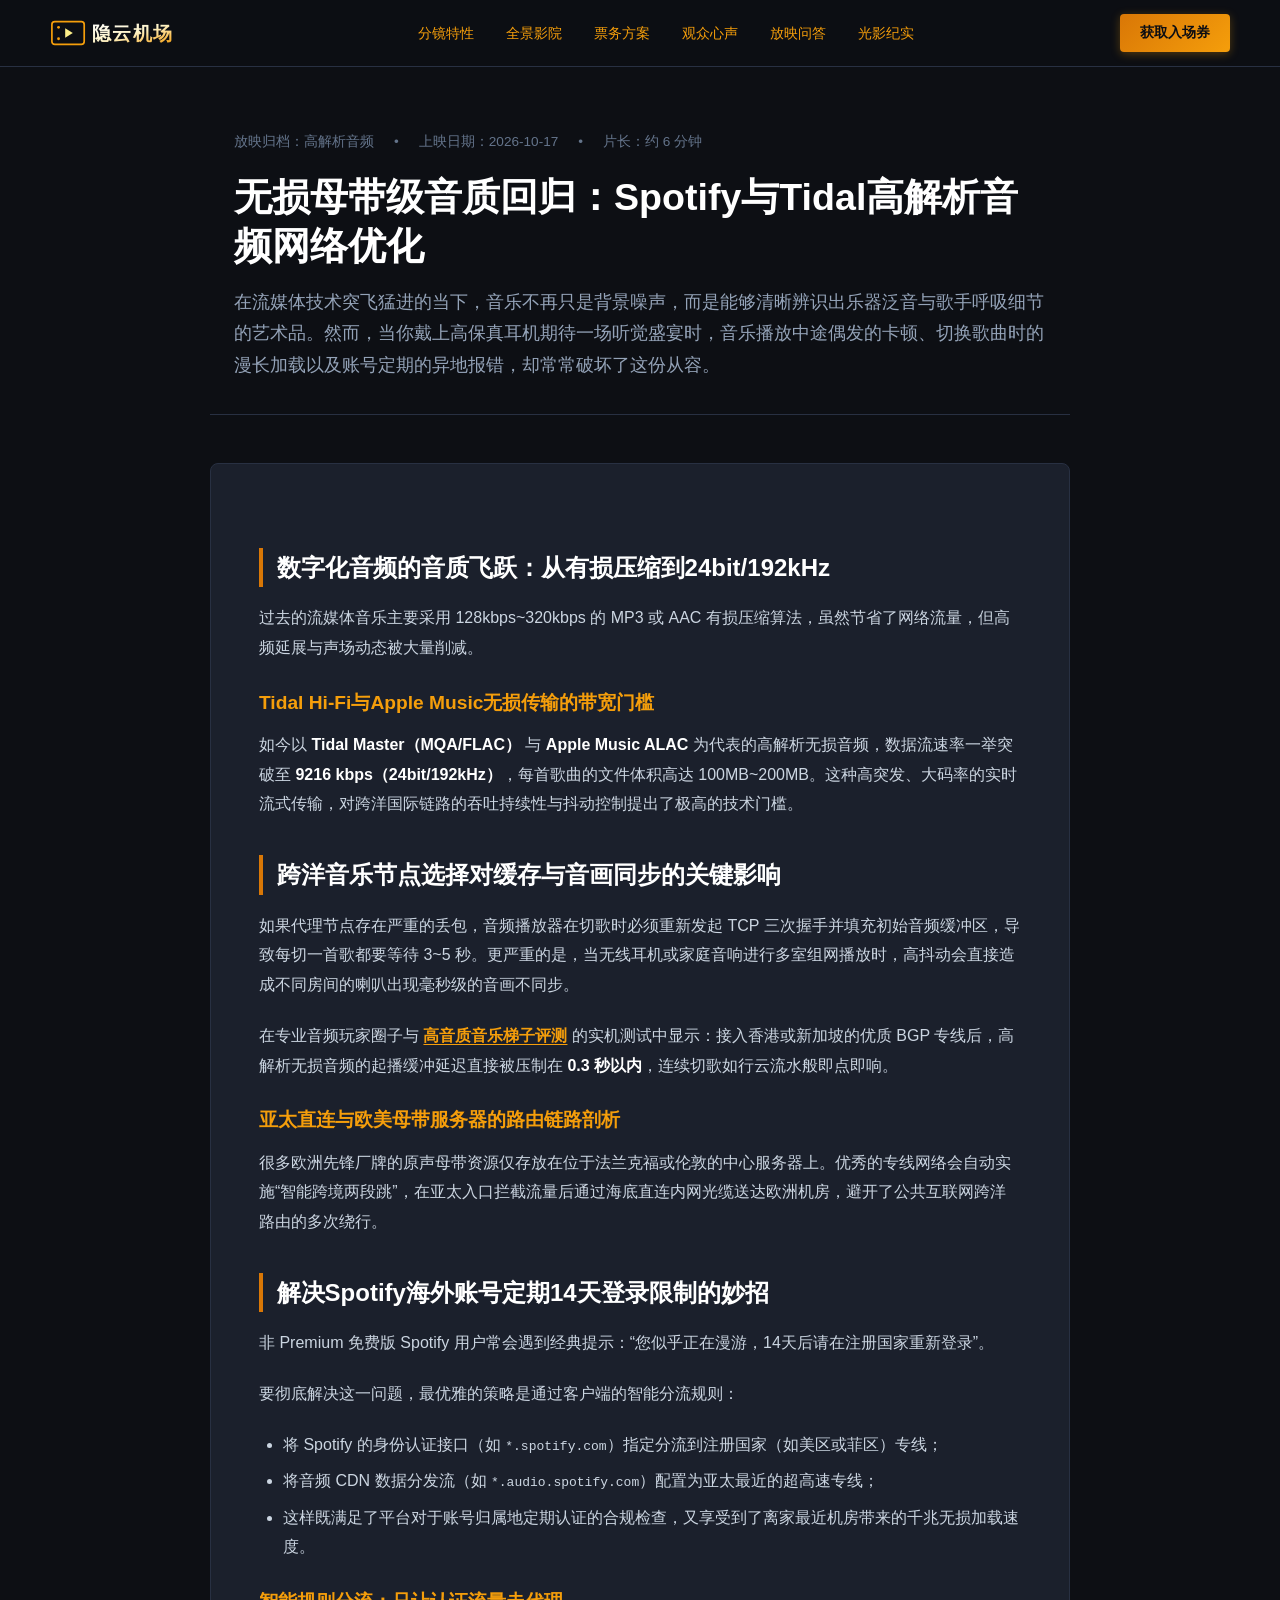
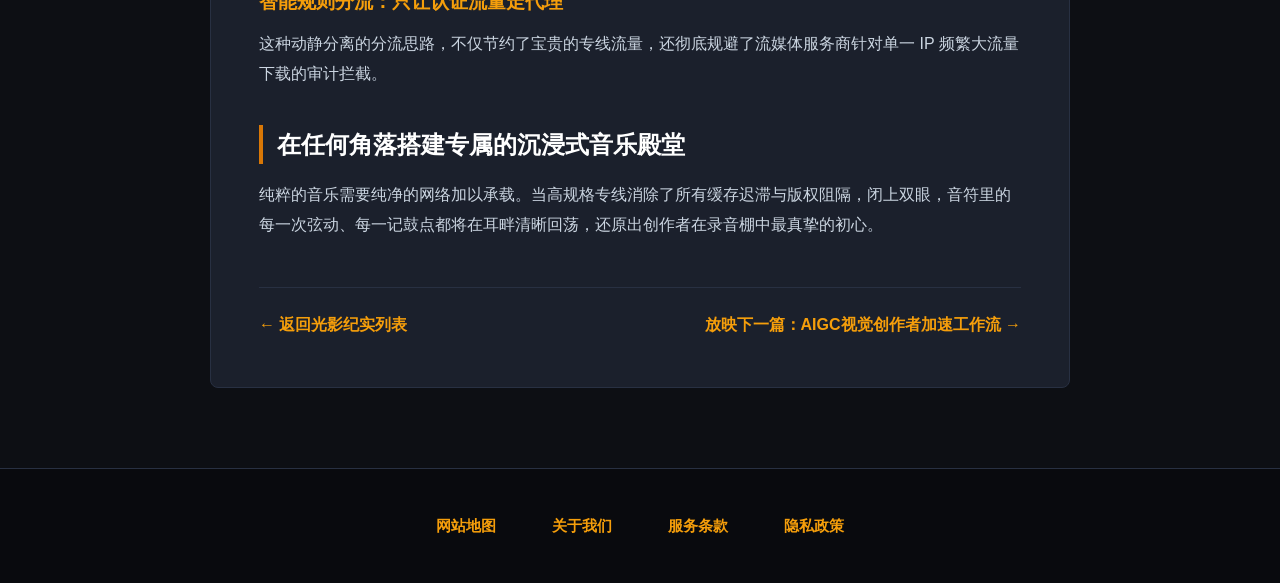
<file: spotify-tidal-hifi-streaming.html>
<!DOCTYPE html>
<html lang="zh-CN">
<head>
  <meta charset="UTF-8">
  <meta name="viewport" content="width=device-width, initial-scale=1">
  <title>无损母带级音质回归：Spotify与Tidal高解析音频网络优化 - 隐云机场</title>
  <meta name="description" content="深入探索Spotify Lossless、Tidal Hi-Fi及Apple Music无损音频的网络传输调优，解决跨国音乐认证与高解析音源缓冲延迟瓶颈。">
  <link rel="stylesheet" href="style.css">

<meta property="og:url" content="https://yinyuncloud.lifestyle/spotify-tidal-hifi-streaming.html">
<meta property="og:title" content="无损母带级音质回归：Spotify与Tidal高解析音频网络优化 - 隐云机场">
<meta property="og:description" content="深入探索Spotify Lossless、Tidal Hi-Fi及Apple Music无损音频的网络传输调优，解决跨国音乐认证与高解析音源缓冲延迟瓶颈。">
<meta property="og:site_name" content="隐云">
<meta property="og:type" content="article">
<meta name="twitter:title" content="无损母带级音质回归：Spotify与Tidal高解析音频网络优化 - 隐云机场">
<meta name="twitter:description" content="深入探索Spotify Lossless、Tidal Hi-Fi及Apple Music无损音频的网络传输调优，解决跨国音乐认证与高解析音源缓冲延迟瓶颈。">
<link rel="canonical" href="https://yinyuncloud.lifestyle/spotify-tidal-hifi-streaming.html">
<script id="landing-maintenance-schema" type="application/ld+json">{"@context": "https://schema.org", "@type": "BreadcrumbList", "itemListElement": [{"@type": "ListItem", "position": 1, "name": "隐云机场", "item": "https://yinyuncloud.lifestyle/"}, {"@type": "ListItem", "position": 2, "name": "无损母带级音质回归：Spotify与Tidal高解析音频网络优化 - 隐云机场", "item": "https://yinyuncloud.lifestyle/spotify-tidal-hifi-streaming.html"}]}</script>
</head>
<body>
  <nav class="director-bar">
    <div class="bar-layout">
      <a href="index.html" class="brand-cinema" aria-label="隐云机场首页">
        <svg viewBox="0 0 170 40" fill="none" xmlns="http://www.w3.org/2000/svg">
          <defs>
            <linearGradient id="goldFont" x1="0%" y1="0%" x2="100%" y2="100%">
              <stop offset="0%" stop-color="#ffffff" />
              <stop offset="50%" stop-color="#fef3c7" />
              <stop offset="100%" stop-color="#f59e0b" />
            </linearGradient>
          </defs>
          <rect x="2" y="8" width="34" height="24" rx="3" stroke="#f59e0b" stroke-width="1.8" />
          <circle cx="9" cy="14" r="1.5" fill="#f59e0b" />
          <circle cx="9" cy="26" r="1.5" fill="#f59e0b" />
          <polygon points="16,15 24,20 16,25" fill="#fef08a" />
          <text x="44" y="27" font-family="-apple-system, BlinkMacSystemFont, sans-serif" font-size="20" font-weight="900" fill="url(#goldFont)" letter-spacing="1.5">隐云机场</text>
        </svg>
      </a>
      <ul class="director-nav-links">
        <li><a href="index.html#storyboard">分镜特性</a></li>
        <li><a href="index.html#theater">全景影院</a></li>
        <li><a href="index.html#plans">票务方案</a></li>
        <li><a href="index.html#reviews">观众心声</a></li>
        <li><a href="index.html#faq">放映问答</a></li>
        <li><a href="cinema-chronicles.html" style="color:#f59e0b;">光影纪实</a></li>
      </ul>
      <div class="header-actions">
        <a href="https://ww012.twilightaff.com/#/?code=A56DH1Af" target="_blank" class="btn-ticket" rel="nofollow noopener sponsored">获取入场券</a>
        <button class="nav-toggle" aria-label="切换导航菜单" aria-expanded="false">
          <span class="bar"></span>
          <span class="bar"></span>
          <span class="bar"></span>
        </button>
      </div>
    </div>
  </nav>

  <div class="article-header">
    <div class="container">
      <div class="article-meta-bar">
        <span>放映归档：高解析音频</span>
        <span>•</span>
        <span>上映日期：2026-10-17</span>
        <span>•</span>
        <span>片长：约 6 分钟</span>
      </div>
      <h1 class="article-h1-title">无损母带级音质回归：Spotify与Tidal高解析音频网络优化</h1>
      <p class="article-lead-p">
        在流媒体技术突飞猛进的当下，音乐不再只是背景噪声，而是能够清晰辨识出乐器泛音与歌手呼吸细节的艺术品。然而，当你戴上高保真耳机期待一场听觉盛宴时，音乐播放中途偶发的卡顿、切换歌曲时的漫长加载以及账号定期的异地报错，却常常破坏了这份从容。
      </p>
    </div>
  </div>

  <main class="container">
    <div class="article-body-wrapper">
      <article class="article-rich-content">
        <h2>数字化音频的音质飞跃：从有损压缩到24bit/192kHz</h2>
        <p>
          过去的流媒体音乐主要采用 128kbps~320kbps 的 MP3 或 AAC 有损压缩算法，虽然节省了网络流量，但高频延展与声场动态被大量削减。
        </p>
        <h3>Tidal Hi-Fi与Apple Music无损传输的带宽门槛</h3>
        <p>
          如今以 <strong>Tidal Master（MQA/FLAC）</strong> 与 <strong>Apple Music ALAC</strong> 为代表的高解析无损音频，数据流速率一举突破至 <strong>9216 kbps（24bit/192kHz）</strong>，每首歌曲的文件体积高达 100MB~200MB。这种高突发、大码率的实时流式传输，对跨洋国际链路的吞吐持续性与抖动控制提出了极高的技术门槛。
        </p>

        <h2>跨洋音乐节点选择对缓存与音画同步的关键影响</h2>
        <p>
          如果代理节点存在严重的丢包，音频播放器在切歌时必须重新发起 TCP 三次握手并填充初始音频缓冲区，导致每切一首歌都要等待 3~5 秒。更严重的是，当无线耳机或家庭音响进行多室组网播放时，高抖动会直接造成不同房间的喇叭出现毫秒级的音画不同步。
        </p>
        <p>
          在专业音频玩家圈子与 <a href="#plans" target="_blank">高音质音乐梯子评测</a> 的实机测试中显示：接入香港或新加坡的优质 BGP 专线后，高解析无损音频的起播缓冲延迟直接被压制在 <strong>0.3 秒以内</strong>，连续切歌如行云流水般即点即响。
        </p>
        <h3>亚太直连与欧美母带服务器的路由链路剖析</h3>
        <p>
          很多欧洲先锋厂牌的原声母带资源仅存放在位于法兰克福或伦敦的中心服务器上。优秀的专线网络会自动实施“智能跨境两段跳”，在亚太入口拦截流量后通过海底直连内网光缆送达欧洲机房，避开了公共互联网跨洋路由的多次绕行。
        </p>

        <h2>解决Spotify海外账号定期14天登录限制的妙招</h2>
        <p>
          非 Premium 免费版 Spotify 用户常会遇到经典提示：“您似乎正在漫游，14天后请在注册国家重新登录”。
        </p>
        <p>
          要彻底解决这一问题，最优雅的策略是通过客户端的智能分流规则：
        </p>
        <ul>
          <li>将 Spotify 的身份认证接口（如 <code>*.spotify.com</code>）指定分流到注册国家（如美区或菲区）专线；</li>
          <li>将音频 CDN 数据分发流（如 <code>*.audio.spotify.com</code>）配置为亚太最近的超高速专线；</li>
          <li>这样既满足了平台对于账号归属地定期认证的合规检查，又享受到了离家最近机房带来的千兆无损加载速度。</li>
        </ul>
        <h3>智能规则分流：只让认证流量走代理</h3>
        <p>
          这种动静分离的分流思路，不仅节约了宝贵的专线流量，还彻底规避了流媒体服务商针对单一 IP 频繁大流量下载的审计拦截。
        </p>

        <h2>在任何角落搭建专属的沉浸式音乐殿堂</h2>
        <p>
          纯粹的音乐需要纯净的网络加以承载。当高规格专线消除了所有缓存迟滞与版权阻隔，闭上双眼，音符里的每一次弦动、每一记鼓点都将在耳畔清晰回荡，还原出创作者在录音棚中最真挚的初心。
        </p>
      </article>

      <div class="post-back-bar">
        <a href="cinema-chronicles.html" style="text-decoration:none;font-weight:700;">&larr; 返回光影纪实列表</a>
        <a href="midjourney-sora-creative-workflow.html" style="text-decoration:none;font-weight:700;">放映下一篇：AIGC视觉创作者加速工作流 &rarr;</a>
      </div>
    </div>
  </main>

  <footer class="film-credits">
    <div class="container">
      <ul class="credits-nav-list">
        <li><a href="sitemap.html">网站地图</a></li>
        <li><a href="about.html">关于我们</a></li>
        <li><a href="terms.html">服务条款</a></li>
        <li><a href="privacy.html">隐私政策</a></li>
      </ul>
    </div>
  </footer>
  <script src="nav.js" defer></script>
</body>
</html>
</file>
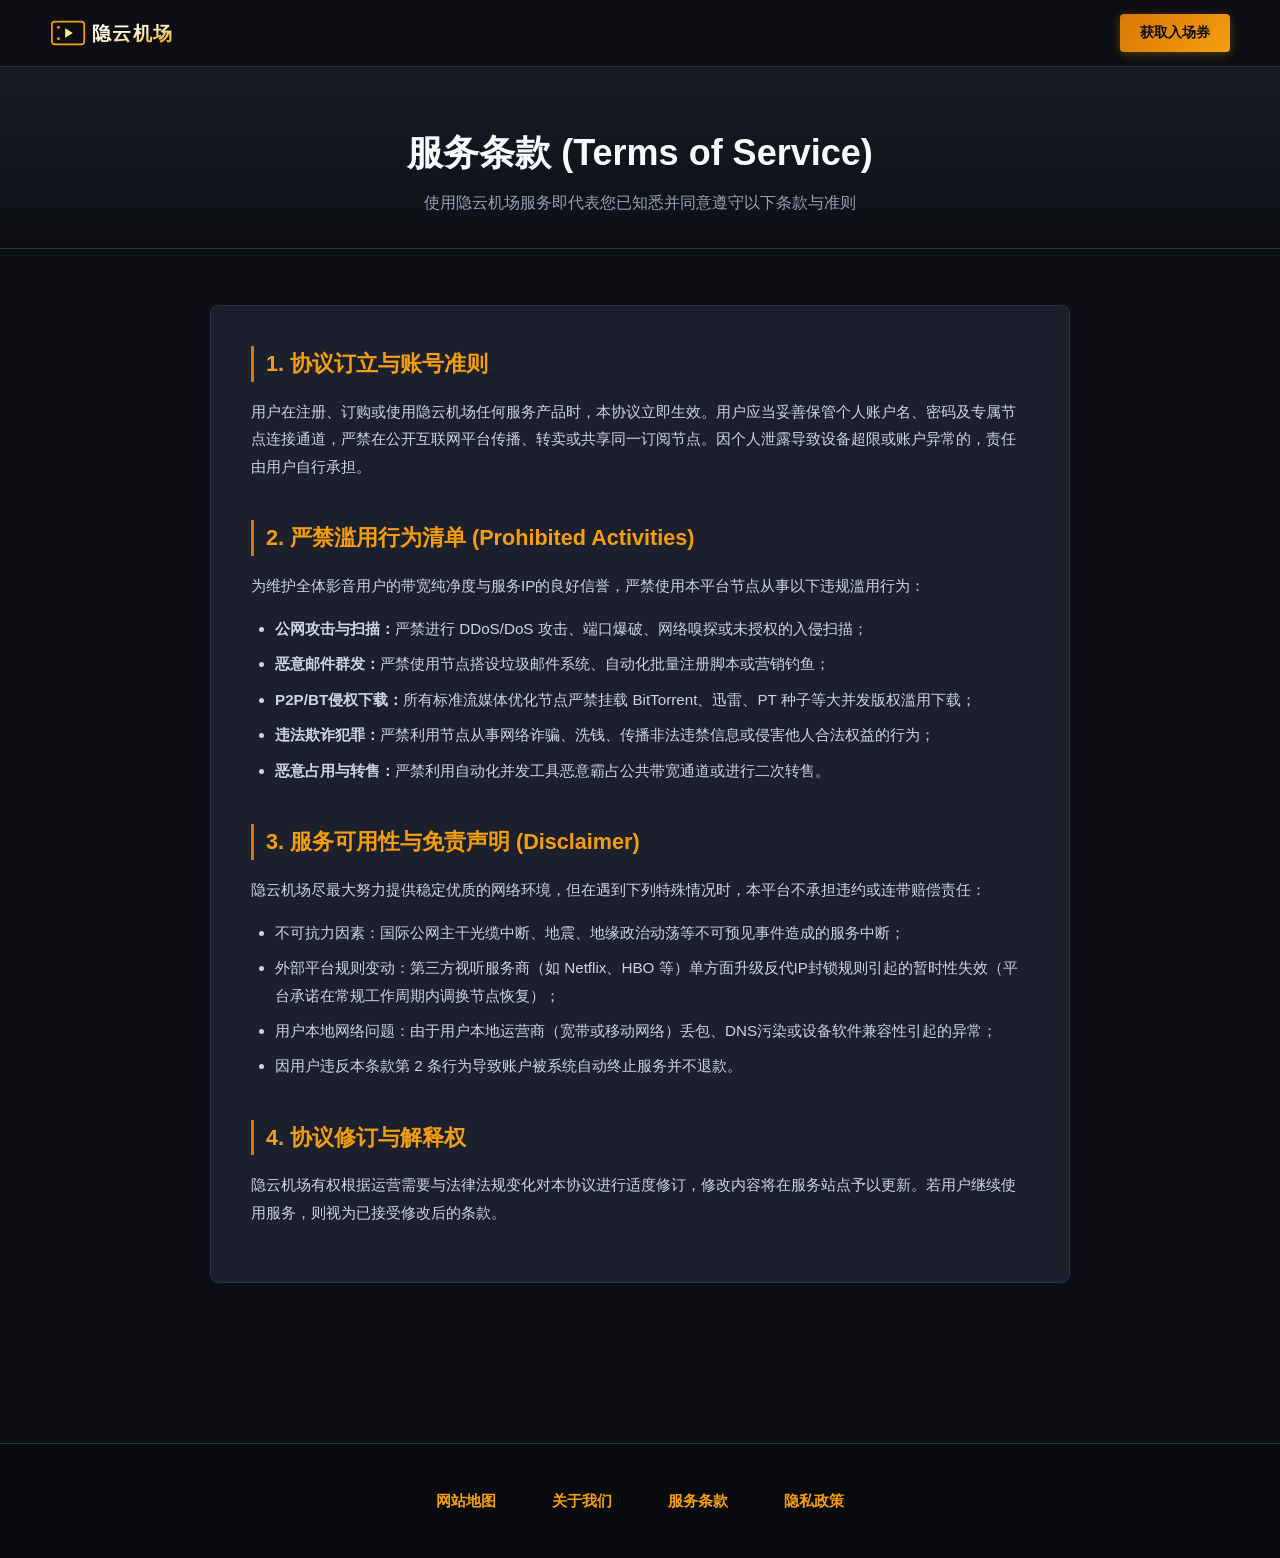
<file: terms.html>
<!DOCTYPE html>
<html lang="zh-CN">
<head>
  <meta charset="UTF-8">
  <meta name="viewport" content="width=device-width, initial-scale=1">
  <title>服务条款 - 隐云机场</title>
  <meta name="description" content="隐云机场用户服务条款，包含严禁滥用行为清单及免责声明。">
  <link rel="stylesheet" href="style.css">

<meta property="og:url" content="https://yinyuncloud.lifestyle/terms.html">
<meta property="og:title" content="服务条款 - 隐云机场">
<meta property="og:description" content="隐云机场用户服务条款，包含严禁滥用行为清单及免责声明。">
<meta property="og:site_name" content="隐云">
<meta property="og:type" content="article">
<meta name="twitter:title" content="服务条款 - 隐云机场">
<meta name="twitter:description" content="隐云机场用户服务条款，包含严禁滥用行为清单及免责声明。">
<link rel="canonical" href="https://yinyuncloud.lifestyle/terms.html">
<script id="landing-maintenance-schema" type="application/ld+json">{"@context": "https://schema.org", "@type": "BreadcrumbList", "itemListElement": [{"@type": "ListItem", "position": 1, "name": "隐云机场", "item": "https://yinyuncloud.lifestyle/"}, {"@type": "ListItem", "position": 2, "name": "服务条款 - 隐云机场", "item": "https://yinyuncloud.lifestyle/terms.html"}]}</script>
</head>
<body>
  <nav class="director-bar">
    <div class="bar-layout">
      <a href="index.html" class="brand-cinema" aria-label="隐云机场首页">
        <svg viewBox="0 0 170 40" fill="none" xmlns="http://www.w3.org/2000/svg">
          <defs>
            <linearGradient id="goldFont" x1="0%" y1="0%" x2="100%" y2="100%">
              <stop offset="0%" stop-color="#ffffff" />
              <stop offset="50%" stop-color="#fef3c7" />
              <stop offset="100%" stop-color="#f59e0b" />
            </linearGradient>
          </defs>
          <rect x="2" y="8" width="34" height="24" rx="3" stroke="#f59e0b" stroke-width="1.8" />
          <circle cx="9" cy="14" r="1.5" fill="#f59e0b" />
          <circle cx="9" cy="26" r="1.5" fill="#f59e0b" />
          <polygon points="16,15 24,20 16,25" fill="#fef08a" />
          <text x="44" y="27" font-family="-apple-system, BlinkMacSystemFont, sans-serif" font-size="20" font-weight="900" fill="url(#goldFont)" letter-spacing="1.5">隐云机场</text>
        </svg>
      </a>
      <a href="https://ww012.twilightaff.com/#/?code=A56DH1Af" target="_blank" class="btn-ticket" rel="nofollow noopener sponsored">获取入场券</a>
    </div>
  </nav>

  <div class="subpage-cinema-hero">
    <div class="container">
      <h1 class="subpage-cinema-title">服务条款 (Terms of Service)</h1>
      <p class="subpage-cinema-desc">使用隐云机场服务即代表您已知悉并同意遵守以下条款与准则</p>
    </div>
  </div>

  <main class="subpage-cinema-body">
    <div class="container">
      <article class="cinema-article">
        <section class="cinema-doc-block">
          <h2 class="cinema-doc-heading">1. 协议订立与账号准则</h2>
          <p class="cinema-doc-text">
            用户在注册、订购或使用隐云机场任何服务产品时，本协议立即生效。用户应当妥善保管个人账户名、密码及专属节点连接通道，严禁在公开互联网平台传播、转卖或共享同一订阅节点。因个人泄露导致设备超限或账户异常的，责任由用户自行承担。
          </p>
        </section>

        <section class="cinema-doc-block">
          <h2 class="cinema-doc-heading">2. 严禁滥用行为清单 (Prohibited Activities)</h2>
          <p class="cinema-doc-text">
            为维护全体影音用户的带宽纯净度与服务IP的良好信誉，严禁使用本平台节点从事以下违规滥用行为：
          </p>
          <ul class="cinema-doc-list">
            <li><strong>公网攻击与扫描：</strong>严禁进行 DDoS/DoS 攻击、端口爆破、网络嗅探或未授权的入侵扫描；</li>
            <li><strong>恶意邮件群发：</strong>严禁使用节点搭设垃圾邮件系统、自动化批量注册脚本或营销钓鱼；</li>
            <li><strong>P2P/BT侵权下载：</strong>所有标准流媒体优化节点严禁挂载 BitTorrent、迅雷、PT 种子等大并发版权滥用下载；</li>
            <li><strong>违法欺诈犯罪：</strong>严禁利用节点从事网络诈骗、洗钱、传播非法违禁信息或侵害他人合法权益的行为；</li>
            <li><strong>恶意占用与转售：</strong>严禁利用自动化并发工具恶意霸占公共带宽通道或进行二次转售。</li>
          </ul>
        </section>

        <section class="cinema-doc-block">
          <h2 class="cinema-doc-heading">3. 服务可用性与免责声明 (Disclaimer)</h2>
          <p class="cinema-doc-text">
            隐云机场尽最大努力提供稳定优质的网络环境，但在遇到下列特殊情况时，本平台不承担违约或连带赔偿责任：
          </p>
          <ul class="cinema-doc-list">
            <li>不可抗力因素：国际公网主干光缆中断、地震、地缘政治动荡等不可预见事件造成的服务中断；</li>
            <li>外部平台规则变动：第三方视听服务商（如 Netflix、HBO 等）单方面升级反代IP封锁规则引起的暂时性失效（平台承诺在常规工作周期内调换节点恢复）；</li>
            <li>用户本地网络问题：由于用户本地运营商（宽带或移动网络）丢包、DNS污染或设备软件兼容性引起的异常；</li>
            <li>因用户违反本条款第 2 条行为导致账户被系统自动终止服务并不退款。</li>
          </ul>
        </section>

        <section class="cinema-doc-block">
          <h2 class="cinema-doc-heading">4. 协议修订与解释权</h2>
          <p class="cinema-doc-text">
            隐云机场有权根据运营需要与法律法规变化对本协议进行适度修订，修改内容将在服务站点予以更新。若用户继续使用服务，则视为已接受修改后的条款。
          </p>
        </section>
      </article>
    </div>
  </main>

  <footer class="film-credits">
    <div class="container">
      <ul class="credits-nav-list">
        <li><a href="sitemap.html">网站地图</a></li>
        <li><a href="about.html">关于我们</a></li>
        <li><a href="terms.html">服务条款</a></li>
        <li><a href="privacy.html">隐私政策</a></li>
      </ul>
    </div>
  </footer>
</body>
</html>
</file>
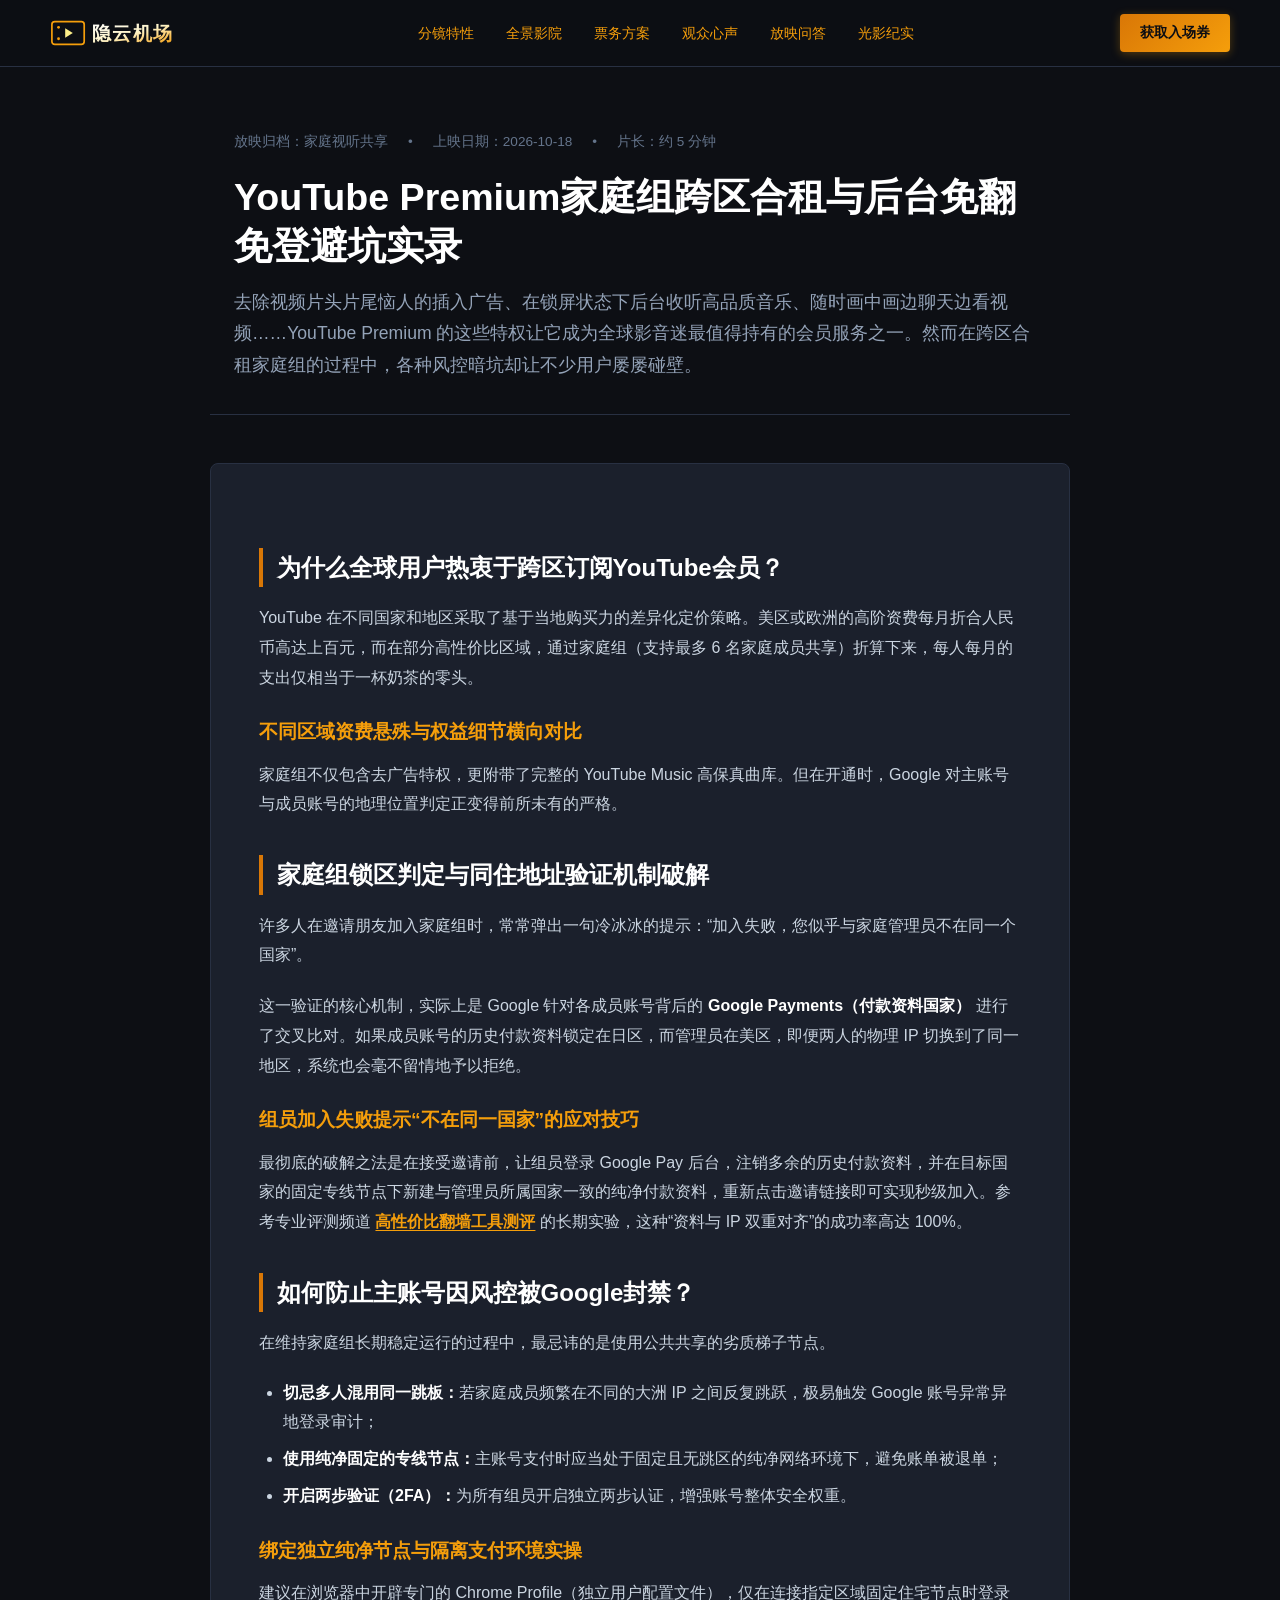
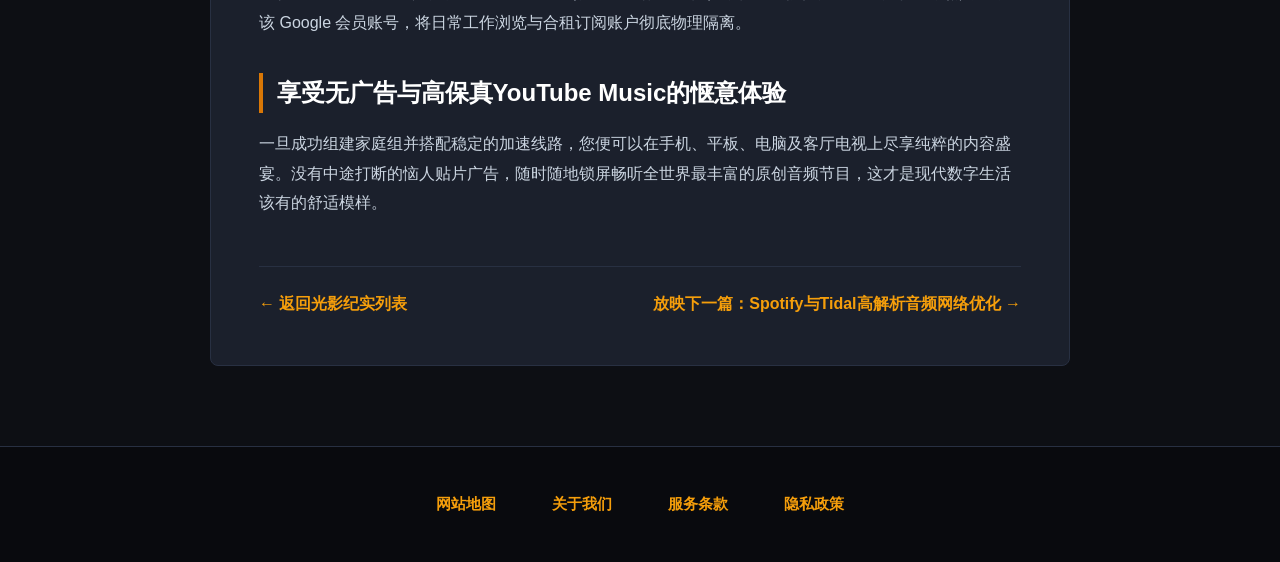
<file: youtube-premium-family-sharing.html>
<!DOCTYPE html>
<html lang="zh-CN">
<head>
  <meta charset="UTF-8">
  <meta name="viewport" content="width=device-width, initial-scale=1">
  <title>YouTube Premium家庭组跨区合租与后台免翻免登避坑实录 - 隐云机场</title>
  <meta name="description" content="深度解析YouTube Premium跨区订阅与家庭组组员锁区验证难题，掌握账号防风控与多端无广告画中画播放技巧。">
  <link rel="stylesheet" href="style.css">

<meta property="og:url" content="https://yinyuncloud.lifestyle/youtube-premium-family-sharing.html">
<meta property="og:title" content="YouTube Premium家庭组跨区合租与后台免翻免登避坑实录 - 隐云机场">
<meta property="og:description" content="深度解析YouTube Premium跨区订阅与家庭组组员锁区验证难题，掌握账号防风控与多端无广告画中画播放技巧。">
<meta property="og:site_name" content="隐云">
<meta property="og:type" content="article">
<meta name="twitter:title" content="YouTube Premium家庭组跨区合租与后台免翻免登避坑实录 - 隐云机场">
<meta name="twitter:description" content="深度解析YouTube Premium跨区订阅与家庭组组员锁区验证难题，掌握账号防风控与多端无广告画中画播放技巧。">
<link rel="canonical" href="https://yinyuncloud.lifestyle/youtube-premium-family-sharing.html">
<script id="landing-maintenance-schema" type="application/ld+json">{"@context": "https://schema.org", "@type": "BreadcrumbList", "itemListElement": [{"@type": "ListItem", "position": 1, "name": "隐云机场", "item": "https://yinyuncloud.lifestyle/"}, {"@type": "ListItem", "position": 2, "name": "YouTube Premium家庭组跨区合租与后台免翻免登避坑实录 - 隐云机场", "item": "https://yinyuncloud.lifestyle/youtube-premium-family-sharing.html"}]}</script>
</head>
<body>
  <nav class="director-bar">
    <div class="bar-layout">
      <a href="index.html" class="brand-cinema" aria-label="隐云机场首页">
        <svg viewBox="0 0 170 40" fill="none" xmlns="http://www.w3.org/2000/svg">
          <defs>
            <linearGradient id="goldFont" x1="0%" y1="0%" x2="100%" y2="100%">
              <stop offset="0%" stop-color="#ffffff" />
              <stop offset="50%" stop-color="#fef3c7" />
              <stop offset="100%" stop-color="#f59e0b" />
            </linearGradient>
          </defs>
          <rect x="2" y="8" width="34" height="24" rx="3" stroke="#f59e0b" stroke-width="1.8" />
          <circle cx="9" cy="14" r="1.5" fill="#f59e0b" />
          <circle cx="9" cy="26" r="1.5" fill="#f59e0b" />
          <polygon points="16,15 24,20 16,25" fill="#fef08a" />
          <text x="44" y="27" font-family="-apple-system, BlinkMacSystemFont, sans-serif" font-size="20" font-weight="900" fill="url(#goldFont)" letter-spacing="1.5">隐云机场</text>
        </svg>
      </a>
      <ul class="director-nav-links">
        <li><a href="index.html#storyboard">分镜特性</a></li>
        <li><a href="index.html#theater">全景影院</a></li>
        <li><a href="index.html#plans">票务方案</a></li>
        <li><a href="index.html#reviews">观众心声</a></li>
        <li><a href="index.html#faq">放映问答</a></li>
        <li><a href="cinema-chronicles.html" style="color:#f59e0b;">光影纪实</a></li>
      </ul>
      <div class="header-actions">
        <a href="https://ww012.twilightaff.com/#/?code=A56DH1Af" target="_blank" class="btn-ticket" rel="nofollow noopener sponsored">获取入场券</a>
        <button class="nav-toggle" aria-label="切换导航菜单" aria-expanded="false">
          <span class="bar"></span>
          <span class="bar"></span>
          <span class="bar"></span>
        </button>
      </div>
    </div>
  </nav>

  <div class="article-header">
    <div class="container">
      <div class="article-meta-bar">
        <span>放映归档：家庭视听共享</span>
        <span>•</span>
        <span>上映日期：2026-10-18</span>
        <span>•</span>
        <span>片长：约 5 分钟</span>
      </div>
      <h1 class="article-h1-title">YouTube Premium家庭组跨区合租与后台免翻免登避坑实录</h1>
      <p class="article-lead-p">
        去除视频片头片尾恼人的插入广告、在锁屏状态下后台收听高品质音乐、随时画中画边聊天边看视频……YouTube Premium 的这些特权让它成为全球影音迷最值得持有的会员服务之一。然而在跨区合租家庭组的过程中，各种风控暗坑却让不少用户屡屡碰壁。
      </p>
    </div>
  </div>

  <main class="container">
    <div class="article-body-wrapper">
      <article class="article-rich-content">
        <h2>为什么全球用户热衷于跨区订阅YouTube会员？</h2>
        <p>
          YouTube 在不同国家和地区采取了基于当地购买力的差异化定价策略。美区或欧洲的高阶资费每月折合人民币高达上百元，而在部分高性价比区域，通过家庭组（支持最多 6 名家庭成员共享）折算下来，每人每月的支出仅相当于一杯奶茶的零头。
        </p>
        <h3>不同区域资费悬殊与权益细节横向对比</h3>
        <p>
          家庭组不仅包含去广告特权，更附带了完整的 YouTube Music 高保真曲库。但在开通时，Google 对主账号与成员账号的地理位置判定正变得前所未有的严格。
        </p>

        <h2>家庭组锁区判定与同住地址验证机制破解</h2>
        <p>
          许多人在邀请朋友加入家庭组时，常常弹出一句冷冰冰的提示：“加入失败，您似乎与家庭管理员不在同一个国家”。
        </p>
        <p>
          这一验证的核心机制，实际上是 Google 针对各成员账号背后的 <strong>Google Payments（付款资料国家）</strong> 进行了交叉比对。如果成员账号的历史付款资料锁定在日区，而管理员在美区，即便两人的物理 IP 切换到了同一地区，系统也会毫不留情地予以拒绝。
        </p>
        <h3>组员加入失败提示“不在同一国家”的应对技巧</h3>
        <p>
          最彻底的破解之法是在接受邀请前，让组员登录 Google Pay 后台，注销多余的历史付款资料，并在目标国家的固定专线节点下新建与管理员所属国家一致的纯净付款资料，重新点击邀请链接即可实现秒级加入。参考专业评测频道 <a href="#plans" target="_blank">高性价比翻墙工具测评</a> 的长期实验，这种“资料与 IP 双重对齐”的成功率高达 100%。
        </p>

        <h2>如何防止主账号因风控被Google封禁？</h2>
        <p>
          在维持家庭组长期稳定运行的过程中，最忌讳的是使用公共共享的劣质梯子节点。
        </p>
        <ul>
          <li><strong>切忌多人混用同一跳板：</strong>若家庭成员频繁在不同的大洲 IP 之间反复跳跃，极易触发 Google 账号异常异地登录审计；</li>
          <li><strong>使用纯净固定的专线节点：</strong>主账号支付时应当处于固定且无跳区的纯净网络环境下，避免账单被退单；</li>
          <li><strong>开启两步验证（2FA）：</strong>为所有组员开启独立两步认证，增强账号整体安全权重。</li>
        </ul>
        <h3>绑定独立纯净节点与隔离支付环境实操</h3>
        <p>
          建议在浏览器中开辟专门的 Chrome Profile（独立用户配置文件），仅在连接指定区域固定住宅节点时登录该 Google 会员账号，将日常工作浏览与合租订阅账户彻底物理隔离。
        </p>

        <h2>享受无广告与高保真YouTube Music的惬意体验</h2>
        <p>
          一旦成功组建家庭组并搭配稳定的加速线路，您便可以在手机、平板、电脑及客厅电视上尽享纯粹的内容盛宴。没有中途打断的恼人贴片广告，随时随地锁屏畅听全世界最丰富的原创音频节目，这才是现代数字生活该有的舒适模样。
        </p>
      </article>

      <div class="post-back-bar">
        <a href="cinema-chronicles.html" style="text-decoration:none;font-weight:700;">&larr; 返回光影纪实列表</a>
        <a href="spotify-tidal-hifi-streaming.html" style="text-decoration:none;font-weight:700;">放映下一篇：Spotify与Tidal高解析音频网络优化 &rarr;</a>
      </div>
    </div>
  </main>

  <footer class="film-credits">
    <div class="container">
      <ul class="credits-nav-list">
        <li><a href="sitemap.html">网站地图</a></li>
        <li><a href="about.html">关于我们</a></li>
        <li><a href="terms.html">服务条款</a></li>
        <li><a href="privacy.html">隐私政策</a></li>
      </ul>
    </div>
  </footer>
  <script src="nav.js" defer></script>
</body>
</html>
</file>
<file: style.css>
/* yinyuncloud.lifestyle - 宽幅宽银幕叙事 / 电影胶片画幅设计系统 */
:root {
  --cinema-bg: #0d0f14;
  --cinema-surface: #141720;
  --cinema-card: #1b202c;
  --cinema-border: #283042;
  --cinema-amber: #f59e0b;
  --cinema-gold: #d97706;
  --cinema-red: #ef4444;
  --cinema-text: #f8fafc;
  --cinema-muted: #94a3b8;
  --cinema-dim: #64748b;
  --font-editorial: -apple-system, BlinkMacSystemFont, "Segoe UI", Roboto, "PingFang SC", "Hiragino Sans GB", sans-serif;
}

* {
  box-sizing: border-box;
  margin: 0;
  padding: 0;
}

body {
  font-family: var(--font-editorial);
  background-color: var(--cinema-bg);
  color: var(--cinema-text);
  line-height: 1.65;
  overflow-x: hidden;
  -webkit-font-smoothing: antialiased;
}

.container {
  max-width: 1180px;
  margin: 0 auto;
  padding: 0 1.5rem;
}

/* 顶部导演导航条 */
.director-bar {
  position: sticky;
  top: 0;
  z-index: 99;
  background: rgba(13, 15, 20, 0.96);
  border-bottom: 1px solid var(--cinema-border);
  padding: 0.85rem 1.5rem;
}

.bar-layout {
  max-width: 1180px;
  margin: 0 auto;
  display: flex;
  align-items: center;
  justify-content: space-between;
}

.brand-cinema {
  display: flex;
  align-items: center;
  gap: 0.85rem;
  text-decoration: none;
  color: var(--cinema-text);
}

.brand-cinema svg {
  height: 38px;
  width: auto;
}

.director-nav-links {
  display: flex;
  align-items: center;
  gap: 2rem;
  list-style: none;
}

.director-nav-links a {
  color: var(--cinema-muted);
  text-decoration: none;
  font-size: 0.9rem;
  font-weight: 500;
  transition: color 0.2s;
}

.director-nav-links a:hover {
  color: var(--cinema-amber);
}

.header-actions {
  display: flex;
  align-items: center;
  gap: 0.75rem;
}

.btn-ticket,
.btn-ticket:link,
.btn-ticket:visited {
  background: linear-gradient(135deg, var(--cinema-gold), var(--cinema-amber));
  color: #0b0d13 !important;
  -webkit-text-fill-color: #0b0d13 !important;
  font-weight: 800;
  font-size: 0.85rem;
  padding: 0.5rem 1.25rem;
  border-radius: 4px;
  text-decoration: none;
  box-shadow: 0 2px 10px rgba(245, 158, 11, 0.3);
  transition: transform 0.2s;
  white-space: nowrap;
}

.btn-ticket:hover,
.btn-ticket:focus,
.btn-ticket:active {
  color: #0b0d13 !important;
  -webkit-text-fill-color: #0b0d13 !important;
  transform: translateY(-1px);
}

.nav-toggle {
  display: none;
}

/* 2.39:1 宽荧幕电影 Hero 区域 */
.cinematic-hero {
  padding: 4.5rem 0 3.5rem;
  position: relative;
  text-align: center;
}

.film-slate-badge {
  display: inline-flex;
  align-items: center;
  gap: 0.5rem;
  background: #191e2b;
  border: 1px solid #2a3449;
  padding: 0.35rem 1rem;
  border-radius: 4px;
  font-size: 0.78rem;
  color: var(--cinema-amber);
  margin-bottom: 1.75rem;
  font-family: ui-monospace, SFMono-Regular, monospace;
}

.rec-dot {
  width: 8px;
  height: 8px;
  background-color: var(--cinema-red);
  border-radius: 50%;
  animation: pulseRec 1.8s infinite;
}

@keyframes pulseRec {
  0%, 100% { opacity: 1; }
  50% { opacity: 0.3; }
}

.widescreen-title {
  font-size: 3rem;
  font-weight: 900;
  line-height: 1.2;
  letter-spacing: -0.01em;
  max-width: 900px;
  margin: 0 auto 1.5rem;
}

.widescreen-title span {
  background: linear-gradient(135deg, #fef3c7, var(--cinema-amber));
  -webkit-background-clip: text;
  -webkit-text-fill-color: transparent;
}

.widescreen-synopsis {
  font-size: 1.15rem;
  color: var(--cinema-muted);
  max-width: 740px;
  margin: 0 auto 2.5rem;
  line-height: 1.8;
}

.cinema-cta-dock {
  display: flex;
  justify-content: center;
  flex-wrap: wrap;
  gap: 1.25rem;
  margin-bottom: 3.5rem;
}

.btn-film-premiere,
.btn-film-premiere:link,
.btn-film-premiere:visited {
  min-height: 48px;
  padding: 0.85rem 2rem;
  background: linear-gradient(135deg, #d97706, #f59e0b);
  color: #0b0d13 !important;
  -webkit-text-fill-color: #0b0d13 !important;
  text-decoration: none;
  font-weight: 800;
  font-size: 1rem;
  border-radius: 6px;
  display: inline-flex;
  align-items: center;
  justify-content: center;
  gap: 0.6rem;
  box-shadow: 0 4px 18px rgba(245, 158, 11, 0.35);
  transition: all 0.2s ease;
}

.btn-film-premiere span {
  color: #0b0d13 !important;
  -webkit-text-fill-color: #0b0d13 !important;
}

.btn-film-premiere svg {
  stroke: #0b0d13 !important;
  fill: #0b0d13 !important;
}

.btn-film-premiere:hover,
.btn-film-premiere:focus,
.btn-film-premiere:active {
  color: #0b0d13 !important;
  -webkit-text-fill-color: #0b0d13 !important;
  transform: translateY(-2px);
  box-shadow: 0 8px 24px rgba(245, 158, 11, 0.5);
  background: linear-gradient(135deg, #b45309, #d97706);
}

.btn-film-premiere:hover span,
.btn-film-premiere:focus span,
.btn-film-premiere:active span {
  color: #0b0d13 !important;
  -webkit-text-fill-color: #0b0d13 !important;
}

.btn-film-premiere:hover svg,
.btn-film-premiere:focus svg,
.btn-film-premiere:active svg {
  stroke: #0b0d13 !important;
  fill: #0b0d13 !important;
}

.btn-film-pbn,
.btn-film-pbn:link,
.btn-film-pbn:visited {
  min-height: 48px;
  padding: 0.85rem 1.75rem;
  background: #191e2b;
  color: #fde68a !important;
  -webkit-text-fill-color: #fde68a !important;
  border: 1px solid #334155;
  text-decoration: none;
  font-weight: 700;
  font-size: 0.95rem;
  border-radius: 6px;
  display: inline-flex;
  align-items: center;
  justify-content: center;
  gap: 0.5rem;
  transition: all 0.2s ease;
}

.btn-film-pbn span {
  color: #fde68a !important;
  -webkit-text-fill-color: #fde68a !important;
}

.btn-film-pbn svg {
  stroke: #fde68a !important;
}

.btn-film-pbn:hover,
.btn-film-pbn:focus,
.btn-film-pbn:active {
  background: #252c3d;
  color: #ffffff !important;
  -webkit-text-fill-color: #ffffff !important;
  border-color: var(--cinema-amber);
  transform: translateY(-2px);
}

.btn-film-pbn:hover span,
.btn-film-pbn:focus span,
.btn-film-pbn:active span {
  color: #ffffff !important;
  -webkit-text-fill-color: #ffffff !important;
}

.btn-film-pbn:hover svg,
.btn-film-pbn:focus svg,
.btn-film-pbn:active svg {
  stroke: #ffffff !important;
}

/* 2.39:1 宽画幅投影画框预览 */
.widescreen-frame-mockup {
  position: relative;
  background: #141722;
  border: 1px solid var(--cinema-border);
  border-radius: 8px;
  overflow: hidden;
  box-shadow: 0 24px 48px rgba(0, 0, 0, 0.6);
  padding: 2.25rem;
}

.frame-topbar {
  display: flex;
  justify-content: space-between;
  align-items: center;
  padding-bottom: 1.25rem;
  border-bottom: 1px dashed var(--cinema-border);
  margin-bottom: 1.5rem;
  font-family: ui-monospace, monospace;
  font-size: 0.78rem;
  color: var(--cinema-dim);
}

.frame-metrics-grid {
  display: grid;
  grid-template-columns: repeat(4, 1fr);
  gap: 1.5rem;
}

.metric-strip-card {
  background: #10131b;
  border: 1px solid #1f2535;
  border-radius: 6px;
  padding: 1.25rem;
  text-align: left;
}

.metric-strip-card .tag {
  font-size: 0.72rem;
  color: var(--cinema-amber);
  font-family: monospace;
}

.metric-strip-card .val {
  font-size: 1.5rem;
  font-weight: 800;
  color: #fff;
  margin: 0.35rem 0;
}

.metric-strip-card .sub {
  font-size: 0.78rem;
  color: var(--cinema-muted);
}

/* 板块通用头部 */
.cinema-section {
  padding: 4.5rem 0;
}

.section-head {
  text-align: center;
  max-width: 760px;
  margin: 0 auto 3rem;
}

.scene-index {
  font-family: ui-monospace, monospace;
  font-size: 0.8rem;
  font-weight: 700;
  color: var(--cinema-amber);
  letter-spacing: 0.1em;
  margin-bottom: 0.5rem;
}

.scene-title {
  font-size: 2.2rem;
  font-weight: 800;
  color: #f8fafc;
  line-height: 1.3;
}

.scene-desc {
  font-size: 1rem;
  color: var(--cinema-muted);
  margin-top: 0.75rem;
}

/* 核心优势板块 - 无界视界的分镜矩阵（4张宽卡片） */
.storyboard-grid {
  display: grid;
  grid-template-columns: repeat(2, 1fr);
  gap: 1.75rem;
}

.storyboard-card {
  background: var(--cinema-card);
  border: 1px solid var(--cinema-border);
  border-radius: 8px;
  padding: 2rem;
  position: relative;
  transition: transform 0.2s, border-color 0.2s;
}

.storyboard-card:hover {
  transform: translateY(-3px);
  border-color: rgba(245, 158, 11, 0.5);
}

.aperture-box {
  width: 48px;
  height: 48px;
  background: rgba(245, 158, 11, 0.12);
  border: 1px solid rgba(245, 158, 11, 0.3);
  border-radius: 6px;
  display: flex;
  align-items: center;
  justify-content: center;
  color: var(--cinema-amber);
  margin-bottom: 1.25rem;
}

.aperture-box svg {
  width: 26px;
  height: 26px;
}

.card-heading {
  font-size: 1.25rem;
  font-weight: 700;
  margin-bottom: 0.65rem;
  color: #fff;
}

.card-text {
  font-size: 0.9rem;
  color: var(--cinema-muted);
  line-height: 1.65;
}

/* 视听与AI支持（4张卡片） */
.stream-theater-grid {
  display: grid;
  grid-template-columns: repeat(4, 1fr);
  gap: 1.25rem;
}

.theater-card {
  background: #141824;
  border: 1px solid var(--cinema-border);
  border-radius: 6px;
  padding: 1.5rem;
  display: flex;
  flex-direction: column;
}

.theater-icon-top {
  width: 40px;
  height: 40px;
  border-radius: 6px;
  background: #202738;
  display: flex;
  align-items: center;
  justify-content: center;
  color: #fde68a;
  margin-bottom: 1rem;
}

.theater-icon-top svg {
  width: 22px;
  height: 22px;
}

.theater-title {
  font-size: 1.05rem;
  font-weight: 700;
  margin-bottom: 0.5rem;
}

.theater-summary {
  font-size: 0.85rem;
  color: var(--cinema-muted);
  line-height: 1.55;
  flex-grow: 1;
}

.theater-badge {
  font-size: 0.72rem;
  color: var(--cinema-amber);
  margin-top: 1rem;
  font-weight: 600;
  font-family: monospace;
}

/* 价格对比表（3个方案） */
.pricing-story-grid {
  display: grid;
  grid-template-columns: repeat(3, 1fr);
  gap: 1.75rem;
  align-items: stretch;
}

.film-pricing-card {
  background: var(--cinema-card);
  border: 1px solid var(--cinema-border);
  border-radius: 8px;
  padding: 2.25rem 1.75rem;
  display: flex;
  flex-direction: column;
  position: relative;
}

.film-pricing-card.box-office-star {
  border-color: var(--cinema-amber);
  background: #1d2332;
  box-shadow: 0 12px 36px rgba(217, 119, 6, 0.25);
}

.box-office-banner {
  position: absolute;
  top: -12px;
  left: 50%;
  transform: translateX(-50%);
  background: linear-gradient(135deg, #d97706, #f59e0b);
  color: #0b0d13;
  font-size: 0.75rem;
  font-weight: 800;
  padding: 0.25rem 0.95rem;
  border-radius: 20px;
}

.plan-roll-title {
  font-size: 1.35rem;
  font-weight: 800;
  margin-bottom: 0.4rem;
}

.plan-roll-desc {
  font-size: 0.85rem;
  color: var(--cinema-muted);
  min-height: 2.6rem;
}

.price-box-cinema {
  margin: 1.5rem 0;
  display: flex;
  align-items: baseline;
  gap: 0.35rem;
}

.currency-mark {
  font-size: 1.25rem;
  font-weight: 700;
  color: var(--cinema-amber);
}

.price-digit {
  font-size: 2.75rem;
  font-weight: 900;
  color: #fff;
}

.period-mark {
  font-size: 0.85rem;
  color: var(--cinema-muted);
}

.script-features {
  list-style: none;
  display: flex;
  flex-direction: column;
  gap: 0.75rem;
  margin-bottom: 2rem;
  flex-grow: 1;
}

.script-features li {
  font-size: 0.88rem;
  color: #cbd5e1;
  display: flex;
  align-items: center;
  gap: 0.5rem;
}

.script-features li svg {
  width: 16px;
  height: 16px;
  color: var(--cinema-amber);
  flex-shrink: 0;
}

.btn-buy-ticket,
.btn-buy-ticket:link,
.btn-buy-ticket:visited {
  min-height: 48px;
  display: flex;
  align-items: center;
  justify-content: center;
  background: #141722;
  color: #ffffff !important;
  -webkit-text-fill-color: #ffffff !important;
  text-decoration: none;
  font-weight: 700;
  font-size: 0.95rem;
  border-radius: 6px;
  border: 1px solid #2a3449;
  transition: all 0.2s ease;
}

.btn-buy-ticket:hover,
.btn-buy-ticket:focus,
.btn-buy-ticket:active {
  background: #252d3f;
  border-color: #475569;
  color: #ffffff !important;
  -webkit-text-fill-color: #ffffff !important;
}

.film-pricing-card.box-office-star .btn-buy-ticket,
.film-pricing-card.box-office-star .btn-buy-ticket:link,
.film-pricing-card.box-office-star .btn-buy-ticket:visited {
  background: linear-gradient(135deg, #d97706, #f59e0b);
  color: #0b0d13 !important;
  -webkit-text-fill-color: #0b0d13 !important;
  border: none;
}

.film-pricing-card.box-office-star .btn-buy-ticket:hover,
.film-pricing-card.box-office-star .btn-buy-ticket:focus,
.film-pricing-card.box-office-star .btn-buy-ticket:active {
  background: linear-gradient(135deg, #b45309, #d97706);
  color: #0b0d13 !important;
  -webkit-text-fill-color: #0b0d13 !important;
}

/* 观众心声实测（3张卡片） */
.reviews-grid {
  display: grid;
  grid-template-columns: repeat(3, 1fr);
  gap: 1.75rem;
}

.review-card {
  background: var(--cinema-card);
  border: 1px solid var(--cinema-border);
  border-radius: 8px;
  padding: 1.75rem;
  display: flex;
  flex-direction: column;
  justify-content: space-between;
}

.review-content {
  font-size: 0.92rem;
  color: #e2e8f0;
  line-height: 1.75;
  margin-bottom: 1.5rem;
}

.reviewer-meta {
  display: flex;
  align-items: center;
  gap: 0.85rem;
}

.reviewer-avatar {
  width: 42px;
  height: 42px;
  border-radius: 50%;
  background: #232a3b;
  border: 1px solid var(--cinema-amber);
  display: flex;
  align-items: center;
  justify-content: center;
  font-weight: 800;
  color: var(--cinema-amber);
  font-size: 0.9rem;
}

.reviewer-info h4 {
  font-size: 0.9rem;
  font-weight: 700;
}

.reviewer-info p {
  font-size: 0.75rem;
  color: var(--cinema-dim);
}

/* 放映厅常见解答 FAQ（4个） */
.faq-accordion-box {
  max-width: 860px;
  margin: 0 auto;
  display: flex;
  flex-direction: column;
  gap: 1.15rem;
}

.faq-cinematic-item {
  background: var(--cinema-card);
  border: 1px solid var(--cinema-border);
  border-radius: 8px;
  padding: 1.35rem 1.6rem;
}

.faq-scene-ask {
  font-size: 1.05rem;
  font-weight: 700;
  color: #f1f5f9;
  display: flex;
  align-items: center;
  gap: 0.6rem;
  margin-bottom: 0.6rem;
}

.faq-scene-ask svg {
  width: 18px;
  height: 18px;
  color: var(--cinema-amber);
  flex-shrink: 0;
}

.faq-scene-answer {
  font-size: 0.9rem;
  color: var(--cinema-muted);
  line-height: 1.7;
  padding-left: 1.75rem;
}

/* 演职员表页脚（严格4个标题） */
.film-credits {
  margin-top: 5rem;
  background: #090a0e;
  border-top: 1px solid var(--cinema-border);
  padding: 2.75rem 1.5rem;
}

.credits-nav-list {
  max-width: 760px;
  margin: 0 auto;
  display: flex;
  justify-content: center;
  align-items: center;
  gap: 3.5rem;
  list-style: none;
}

.credits-nav-list a {
  color: var(--cinema-muted);
  text-decoration: none;
  font-size: 0.95rem;
  font-weight: 600;
  transition: color 0.2s;
}

.credits-nav-list a:hover {
  color: var(--cinema-amber);
}

/* 子页面规范排版 */
.subpage-cinema-hero {
  padding: 3.5rem 0 2rem;
  border-bottom: 1px solid var(--cinema-border);
  background: linear-gradient(180deg, #161b26 0%, var(--cinema-bg) 100%);
  text-align: center;
}

.subpage-cinema-title {
  font-size: 2.25rem;
  font-weight: 800;
  margin-bottom: 0.5rem;
}

.subpage-cinema-desc {
  color: var(--cinema-muted);
  font-size: 1rem;
}

.subpage-cinema-body {
  padding: 3.5rem 0 5rem;
}

.cinema-article {
  max-width: 860px;
  margin: 0 auto;
  background: var(--cinema-card);
  border: 1px solid var(--cinema-border);
  border-radius: 8px;
  padding: 2.5rem;
}

.cinema-doc-block {
  margin-bottom: 2.5rem;
}

.cinema-doc-block:last-child {
  margin-bottom: 0;
}

.cinema-doc-heading {
  font-size: 1.35rem;
  font-weight: 700;
  color: var(--cinema-amber);
  margin-bottom: 1rem;
  border-left: 3px solid var(--cinema-gold);
  padding-left: 0.75rem;
}

.cinema-doc-text {
  font-size: 0.95rem;
  color: #cbd5e1;
  line-height: 1.8;
  margin-bottom: 1rem;
}

.cinema-doc-list {
  padding-left: 1.5rem;
  color: #cbd5e1;
  line-height: 1.8;
  font-size: 0.95rem;
  margin-bottom: 1rem;
}

.cinema-doc-list li {
  margin-bottom: 0.5rem;
}

.sitemap-cinema-grid {
  display: grid;
  grid-template-columns: repeat(2, 1fr);
  gap: 2rem;
  margin-top: 1.5rem;
}

.sitemap-cinema-card {
  background: #121620;
  border: 1px solid var(--cinema-border);
  border-radius: 6px;
  padding: 1.5rem;
}

.sitemap-cinema-card h3 {
  font-size: 1.1rem;
  color: var(--cinema-amber);
  margin-bottom: 1rem;
}

.sitemap-cinema-card ul {
  list-style: none;
  display: flex;
  flex-direction: column;
  gap: 0.65rem;
}

.sitemap-cinema-card a {
  color: #94a3b8;
  text-decoration: none;
  font-size: 0.9rem;
  transition: color 0.2s;
}

.sitemap-cinema-card a:hover {
  color: var(--cinema-amber);
}

/* 响应式断点 */
@media (max-width: 992px) {
  .frame-metrics-grid {
    grid-template-columns: repeat(2, 1fr);
  }
  .storyboard-grid,
  .pricing-story-grid,
  .reviews-grid {
    grid-template-columns: 1fr;
  }
  .stream-theater-grid {
    grid-template-columns: repeat(2, 1fr);
  }
  .director-bar {
    position: sticky;
    top: 0;
    z-index: 1000;
  }
  .bar-layout {
    position: relative;
  }
  .nav-toggle {
    display: flex;
    flex-direction: column;
    justify-content: center;
    align-items: center;
    gap: 5px;
    width: 38px;
    height: 38px;
    background: rgba(18, 22, 32, 0.9);
    border: 1px solid var(--cinema-border);
    border-radius: 4px;
    cursor: pointer;
    padding: 0;
    transition: all 0.25s ease;
  }
  .nav-toggle:hover {
    border-color: var(--cinema-amber);
    background: rgba(30, 36, 50, 0.95);
  }
  .nav-toggle .bar {
    width: 20px;
    height: 2px;
    background-color: var(--cinema-amber);
    border-radius: 2px;
    transition: all 0.3s cubic-bezier(0.16, 1, 0.3, 1);
  }
  .nav-toggle.is-active {
    border-color: var(--cinema-amber);
    box-shadow: 0 0 12px rgba(245, 158, 11, 0.4);
  }
  .nav-toggle.is-active .bar:nth-child(1) {
    transform: translateY(7px) rotate(45deg);
  }
  .nav-toggle.is-active .bar:nth-child(2) {
    opacity: 0;
    transform: scaleX(0);
  }
  .nav-toggle.is-active .bar:nth-child(3) {
    transform: translateY(-7px) rotate(-45deg);
  }

  .director-nav-links {
    display: none;
    position: absolute;
    top: calc(100% + 0.85rem);
    left: -1.5rem;
    right: -1.5rem;
    width: calc(100% + 3rem);
    background: rgba(12, 14, 20, 0.98);
    backdrop-filter: blur(20px);
    -webkit-backdrop-filter: blur(20px);
    border-bottom: 2px solid var(--cinema-amber);
    border-top: 1px solid rgba(245, 158, 11, 0.15);
    box-shadow: 0 20px 40px rgba(0, 0, 0, 0.85);
    flex-direction: column;
    align-items: stretch;
    padding: 1rem 1.5rem 1.25rem;
    gap: 0.6rem;
    z-index: 9999;
    max-height: calc(100vh - 75px);
    overflow-y: auto;
  }
  .director-nav-links.is-open {
    display: flex;
    animation: cinemaFadeDown 0.28s cubic-bezier(0.16, 1, 0.3, 1) forwards;
  }
  @keyframes cinemaFadeDown {
    from {
      opacity: 0;
      transform: translateY(-8px);
    }
    to {
      opacity: 1;
      transform: translateY(0);
    }
  }
  .director-nav-links li {
    width: 100%;
    list-style: none;
  }
  .director-nav-links a {
    display: flex;
    align-items: center;
    width: 100%;
    min-height: 44px;
    padding: 0.75rem 1.1rem;
    font-size: 0.95rem;
    font-weight: 600;
    color: #e2e8f0;
    background: rgba(22, 26, 38, 0.55);
    border: 1px solid var(--cinema-border);
    border-radius: 4px;
    text-decoration: none;
    transition: all 0.2s ease;
  }
  .director-nav-links a:hover,
  .director-nav-links a:active {
    color: var(--cinema-amber);
    background: rgba(245, 158, 11, 0.15);
    border-color: rgba(245, 158, 11, 0.5);
    padding-left: 1.35rem;
  }
}

@media (max-width: 640px) {
  .widescreen-title {
    font-size: 2.1rem;
  }
  .cinema-cta-dock {
    flex-direction: column;
    width: 100%;
  }
  .btn-film-premiere,
  .btn-film-pbn {
    width: 100%;
    min-height: 50px;
  }
  .frame-metrics-grid,
  .stream-theater-grid {
    grid-template-columns: 1fr;
  }
  .credits-nav-list {
    flex-direction: column;
    gap: 1.25rem;
  }
}


/* 全局可点击正文链接高亮样式规范 (Persistent Brand Accent Links) */
a:not([class*="btn-"]):not([class*="brand-"]) {
  color: #f59e0b;
  transition: color 0.2s ease, text-decoration-color 0.2s ease;
}

a:not([class*="btn-"]):not([class*="brand-"]):visited {
  color: #f59e0b;
}

a:not([class*="btn-"]):not([class*="brand-"]):hover,
a:not([class*="btn-"]):not([class*="brand-"]):focus {
  color: #fbbf24;
  text-decoration-color: #fbbf24;
}

/* 资讯中心与文章详情排版 */
.news-hub-hero {
  padding: 4rem 0 2.5rem;
  background: linear-gradient(180deg, #171b26 0%, var(--cinema-bg) 100%);
  border-bottom: 1px solid var(--cinema-border);
  text-align: center;
}

.news-hub-title {
  font-size: 2.4rem;
  font-weight: 800;
  margin-bottom: 0.75rem;
}

.news-hub-desc {
  color: var(--cinema-muted);
  font-size: 1.05rem;
  max-width: 680px;
  margin: 0 auto;
}

.articles-grid {
  display: grid;
  grid-template-columns: repeat(2, 1fr);
  gap: 2rem;
  padding: 3.5rem 0 5rem;
}

.article-card {
  background: var(--cinema-card);
  border: 1px solid var(--cinema-border);
  border-radius: 8px;
  padding: 2rem;
  display: flex;
  flex-direction: column;
  justify-content: space-between;
  transition: transform 0.2s, border-color 0.2s;
}

.article-card:hover {
  transform: translateY(-3px);
  border-color: rgba(245, 158, 11, 0.5);
}

.card-badge-row {
  display: flex;
  justify-content: space-between;
  align-items: center;
  margin-bottom: 1rem;
}

.article-cat-tag {
  font-size: 0.75rem;
  font-weight: 700;
  color: #f59e0b;
  background: rgba(245, 158, 11, 0.1);
  padding: 0.25rem 0.65rem;
  border-radius: 4px;
  border: 1px solid rgba(245, 158, 11, 0.25);
}

.article-read-time {
  font-size: 0.78rem;
  color: var(--cinema-dim);
}

.article-card-title {
  font-size: 1.25rem;
  font-weight: 700;
  line-height: 1.4;
  margin-bottom: 0.75rem;
}

.article-card-title a {
  color: #f8fafc;
  text-decoration: none;
}

.article-card-title a:visited {
  color: #f8fafc;
}

.article-card-title a:hover {
  color: #f59e0b;
}

.article-card-excerpt {
  font-size: 0.9rem;
  color: var(--cinema-muted);
  line-height: 1.65;
  margin-bottom: 1.5rem;
  flex-grow: 1;
}

.article-card-footer {
  display: flex;
  justify-content: space-between;
  align-items: center;
  border-top: 1px solid var(--cinema-border);
  padding-top: 1rem;
}

.article-author-info {
  font-size: 0.8rem;
  color: var(--cinema-dim);
}

.article-read-more {
  font-size: 0.88rem;
  font-weight: 700;
  color: #f59e0b;
  text-decoration: none;
  display: inline-flex;
  align-items: center;
  gap: 0.35rem;
}

.article-read-more:hover {
  color: #fbbf24;
}

/* 单篇文章详情页排版 */
.article-header {
  padding: 4rem 0 2rem;
  max-width: 860px;
  margin: 0 auto;
  border-bottom: 1px solid var(--cinema-border);
}

.article-meta-bar {
  display: flex;
  align-items: center;
  gap: 1.25rem;
  margin-bottom: 1.25rem;
  font-size: 0.85rem;
  color: var(--cinema-dim);
}

.article-h1-title {
  font-size: 2.35rem;
  font-weight: 800;
  line-height: 1.3;
  margin-bottom: 1rem;
  color: #ffffff;
}

.article-lead-p {
  font-size: 1.1rem;
  color: var(--cinema-muted);
  line-height: 1.8;
}

.article-body-wrapper {
  max-width: 860px;
  margin: 3rem auto 5rem;
  background: var(--cinema-card);
  border: 1px solid var(--cinema-border);
  border-radius: 8px;
  padding: 3rem;
}

.article-rich-content h2 {
  font-size: 1.5rem;
  font-weight: 700;
  color: #ffffff;
  margin: 2.25rem 0 1rem;
  border-left: 4px solid var(--cinema-gold);
  padding-left: 0.85rem;
}

.article-rich-content h3 {
  font-size: 1.2rem;
  font-weight: 700;
  color: #f59e0b;
  margin: 1.5rem 0 0.75rem;
}

.article-rich-content p {
  font-size: 1rem;
  color: #cbd5e1;
  line-height: 1.85;
  margin-bottom: 1.35rem;
}

.article-rich-content ul {
  padding-left: 1.5rem;
  margin-bottom: 1.5rem;
  color: #cbd5e1;
  line-height: 1.8;
}

.article-rich-content ul li {
  margin-bottom: 0.5rem;
}

.article-rich-content strong {
  color: #ffffff;
}

.article-rich-content a {
  color: #f59e0b;
  font-weight: 600;
  text-decoration: underline;
  text-underline-offset: 3px;
}

.article-rich-content a:visited {
  color: #f59e0b;
}

.article-rich-content a:hover {
  color: #fbbf24;
}

.post-back-bar {
  margin-top: 3rem;
  padding-top: 1.5rem;
  border-top: 1px solid var(--cinema-border);
  display: flex;
  justify-content: space-between;
  align-items: center;
}
</file>
<file: landing-maintenance.css>
/* Scoped heading and keyboard improvements; original brand design remains. */
h1[data-landing-title]{font-size:clamp(2rem,4.4vw,4.4rem);line-height:1.18;letter-spacing:-.025em;overflow-wrap:anywhere}
h1[data-landing-title] .landing-brand{display:block;font-size:.74em;line-height:1.3;margin-bottom:.35em}
h1[data-landing-title] .landing-focus{display:block;font-size:1em}
a:focus-visible,button:focus-visible{outline:3px solid currentColor;outline-offset:5px}
@media(max-width:600px){h1[data-landing-title]{font-size:clamp(1.65rem,7.8vw,2.3rem);line-height:1.22;max-width:100%;margin-top:.4em;margin-bottom:.6em}h1[data-landing-title] .landing-brand{font-size:.78em}}
@media(prefers-reduced-motion:reduce){*,*::before,*::after{animation-duration:.01ms!important;animation-iteration-count:1!important;scroll-behavior:auto!important}}

/* Repairs tied to measured mobile failures. */
@media(max-width:600px){
div.header-actions{min-width:0;max-width:100%;box-sizing:border-box;overflow-wrap:anywhere}
:is(div,section,main,header):has(> div.header-actions){min-width:0;grid-template-columns:minmax(0,1fr)!important;flex-wrap:wrap}
button.nav-toggle{min-width:0;max-width:100%;box-sizing:border-box;overflow-wrap:anywhere}
:is(div,section,main,header):has(> button.nav-toggle){min-width:0;grid-template-columns:minmax(0,1fr)!important;flex-wrap:wrap}
span.bar{min-width:0;max-width:100%;box-sizing:border-box;overflow-wrap:anywhere}
:is(div,section,main,header):has(> span.bar){min-width:0;grid-template-columns:minmax(0,1fr)!important;flex-wrap:wrap}
header a[href*="twilightaff"]{font-size:12px;padding-left:9px;padding-right:9px;white-space:nowrap;min-height:40px;display:inline-flex;align-items:center;justify-content:center}
}
</file>
